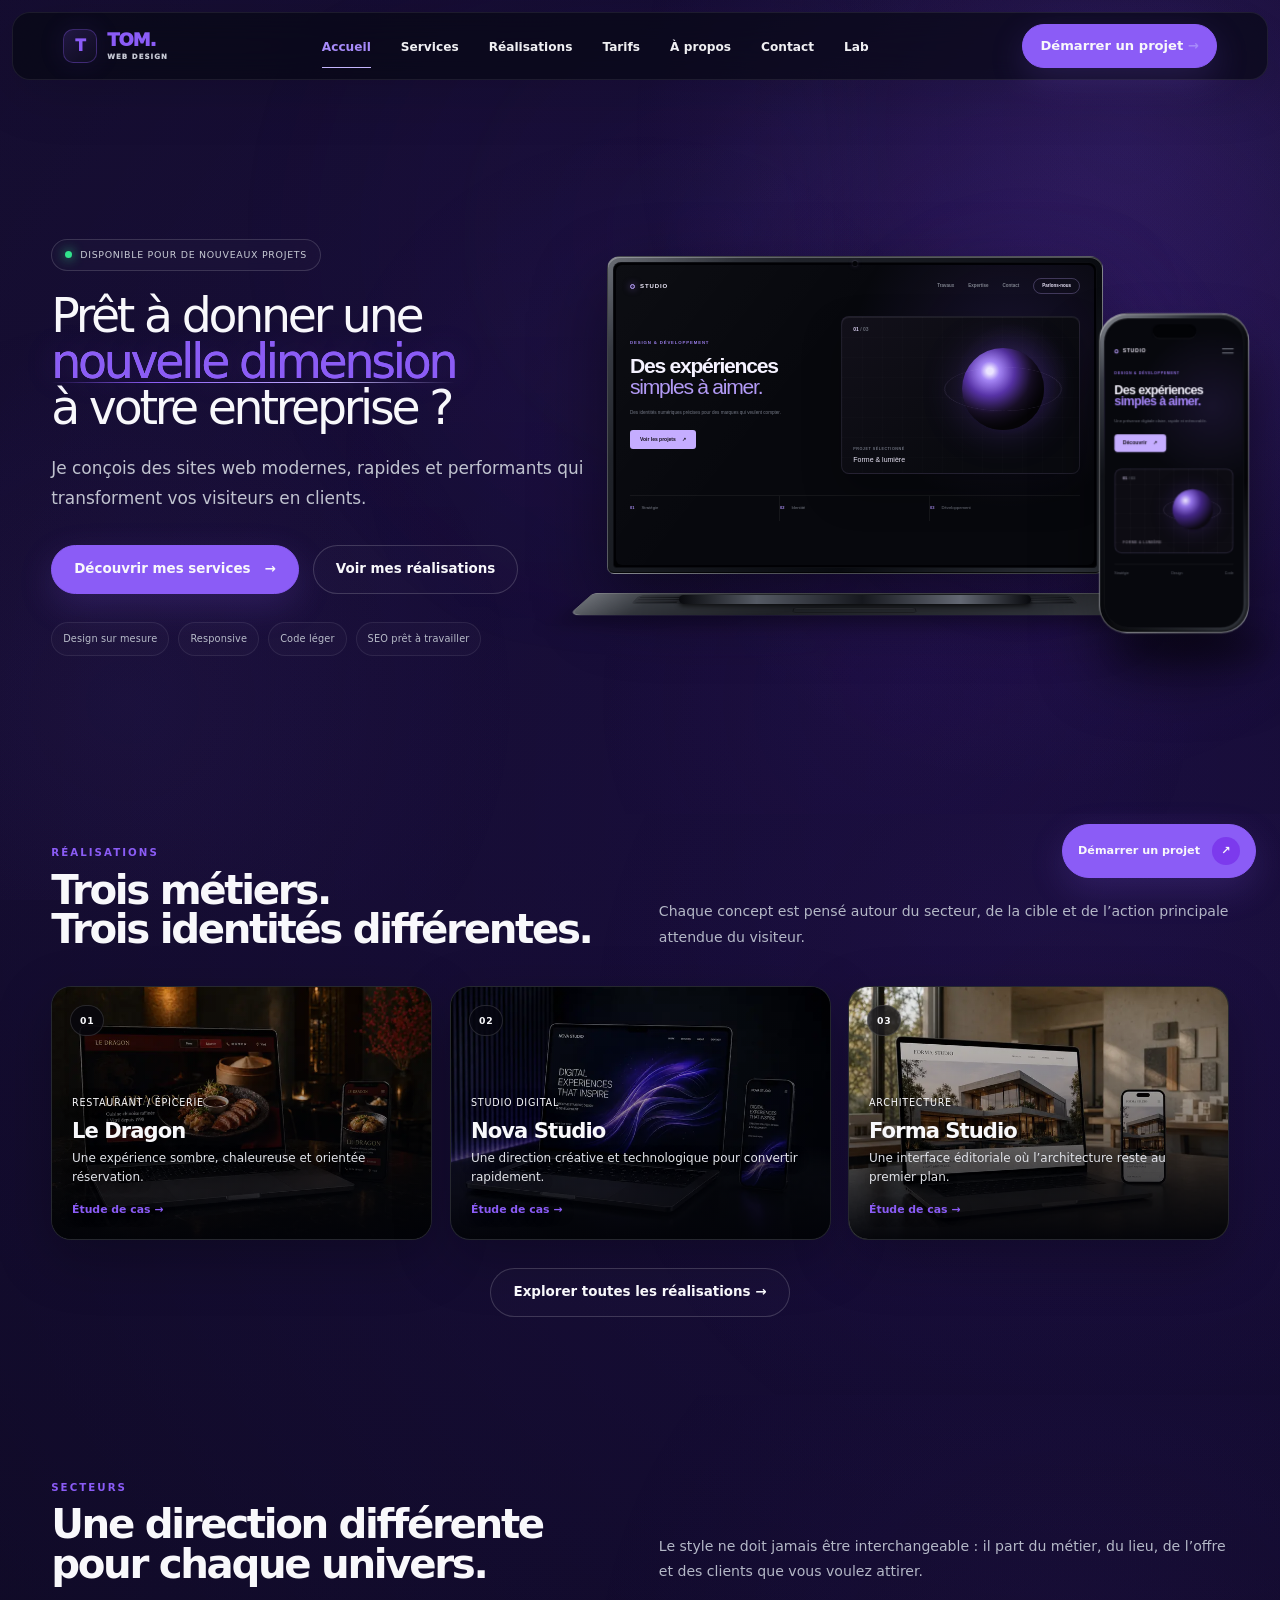
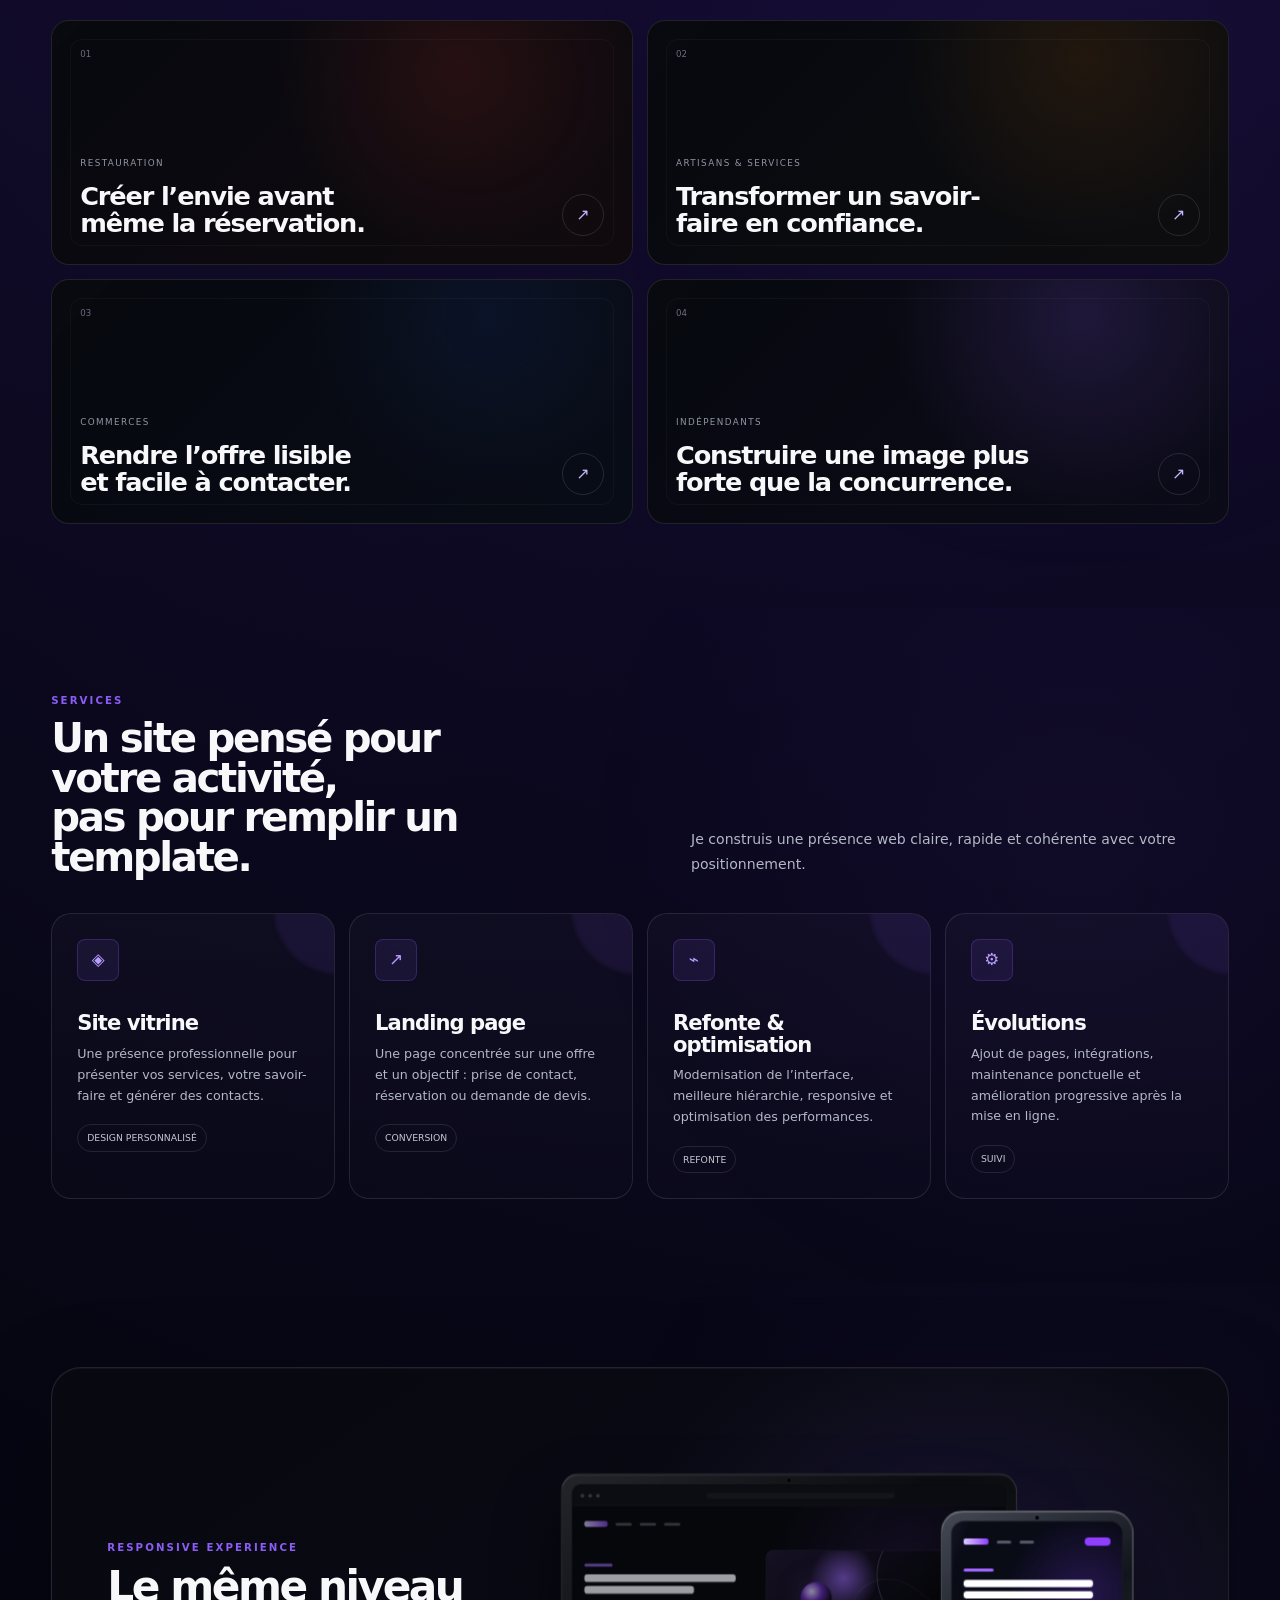
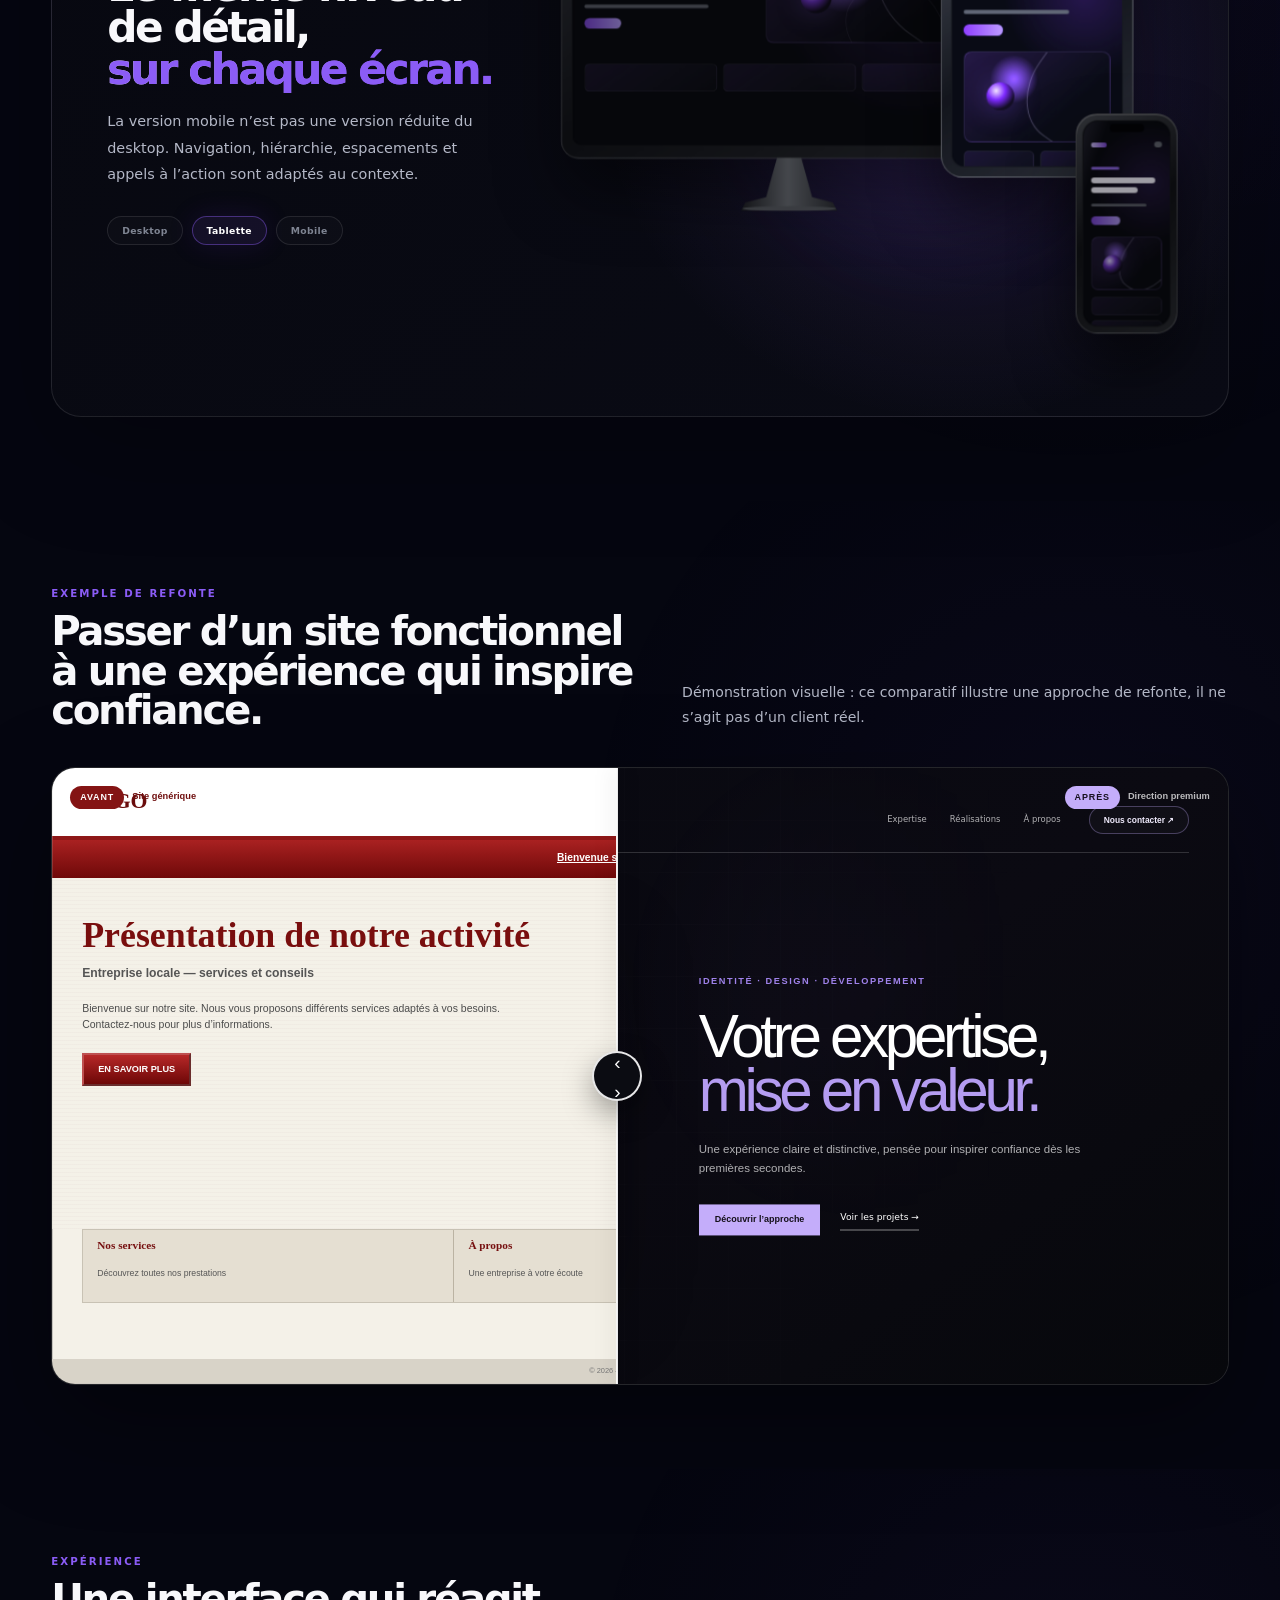
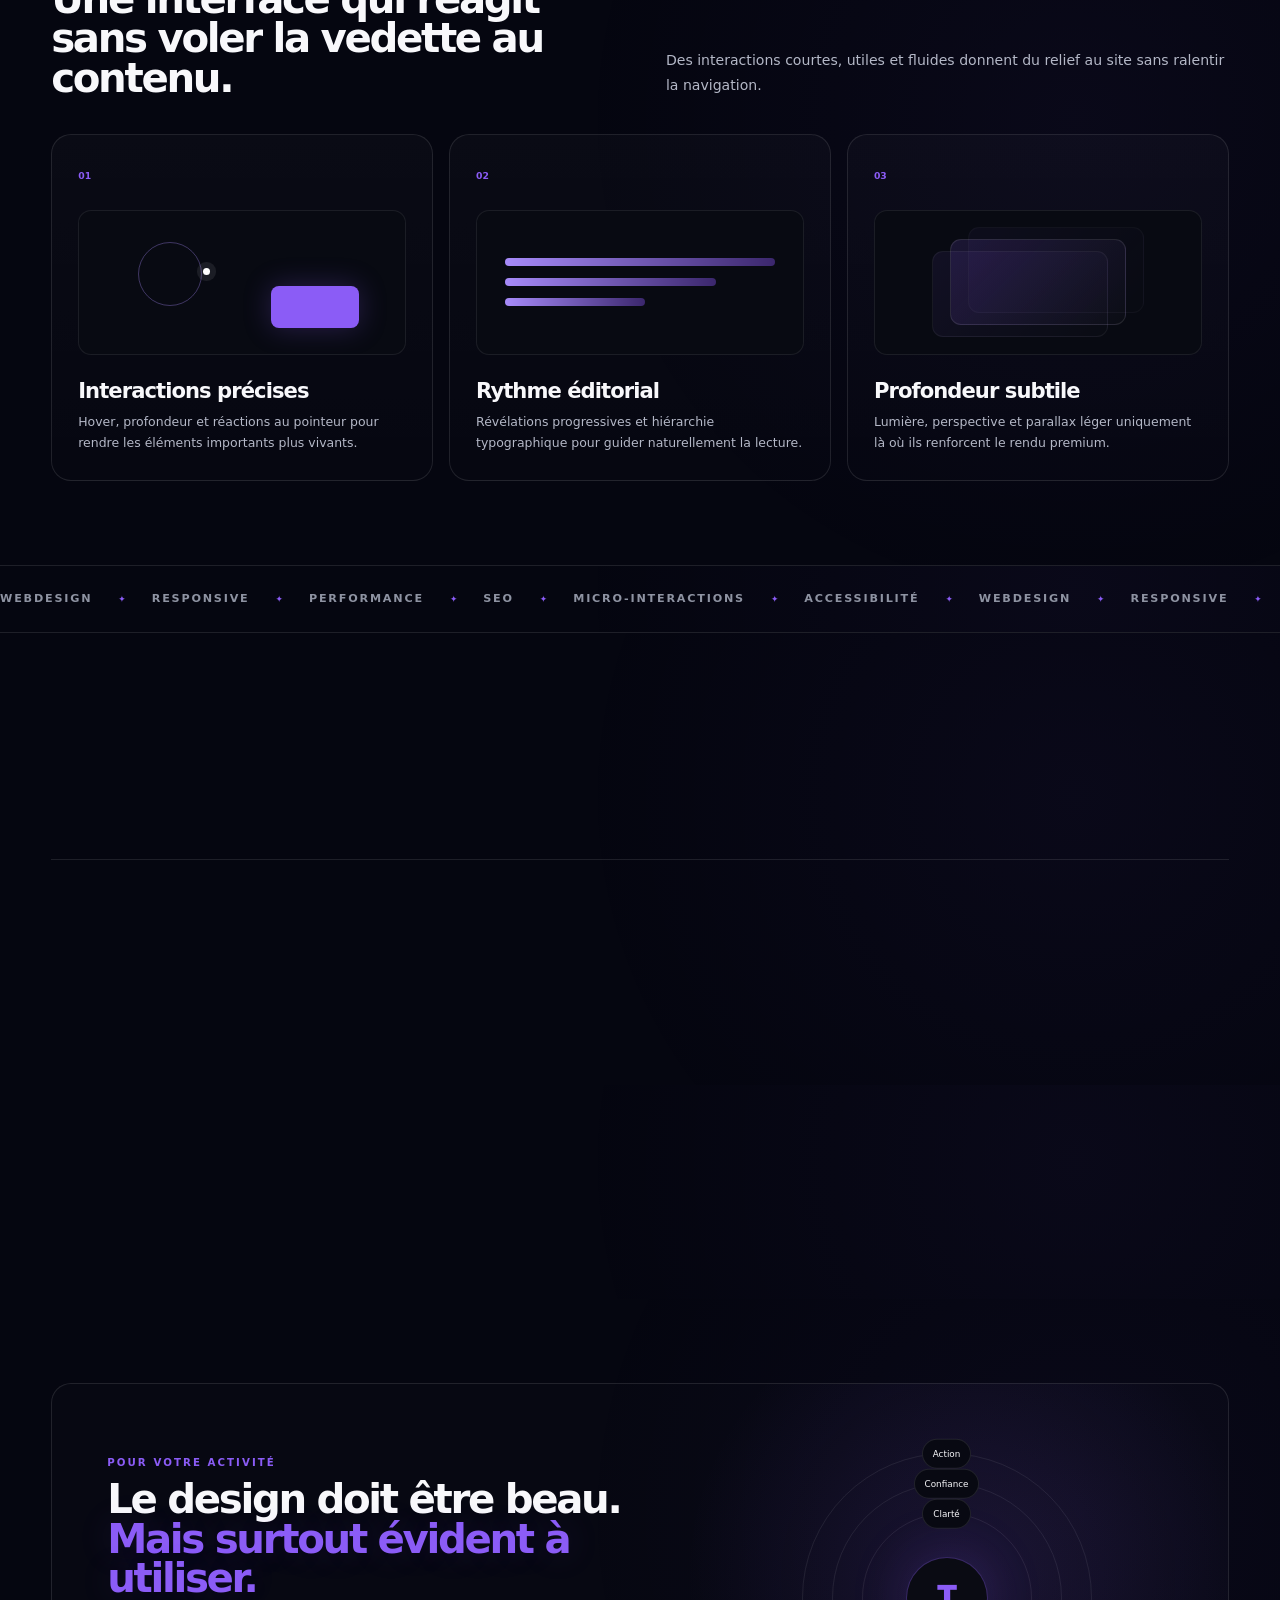
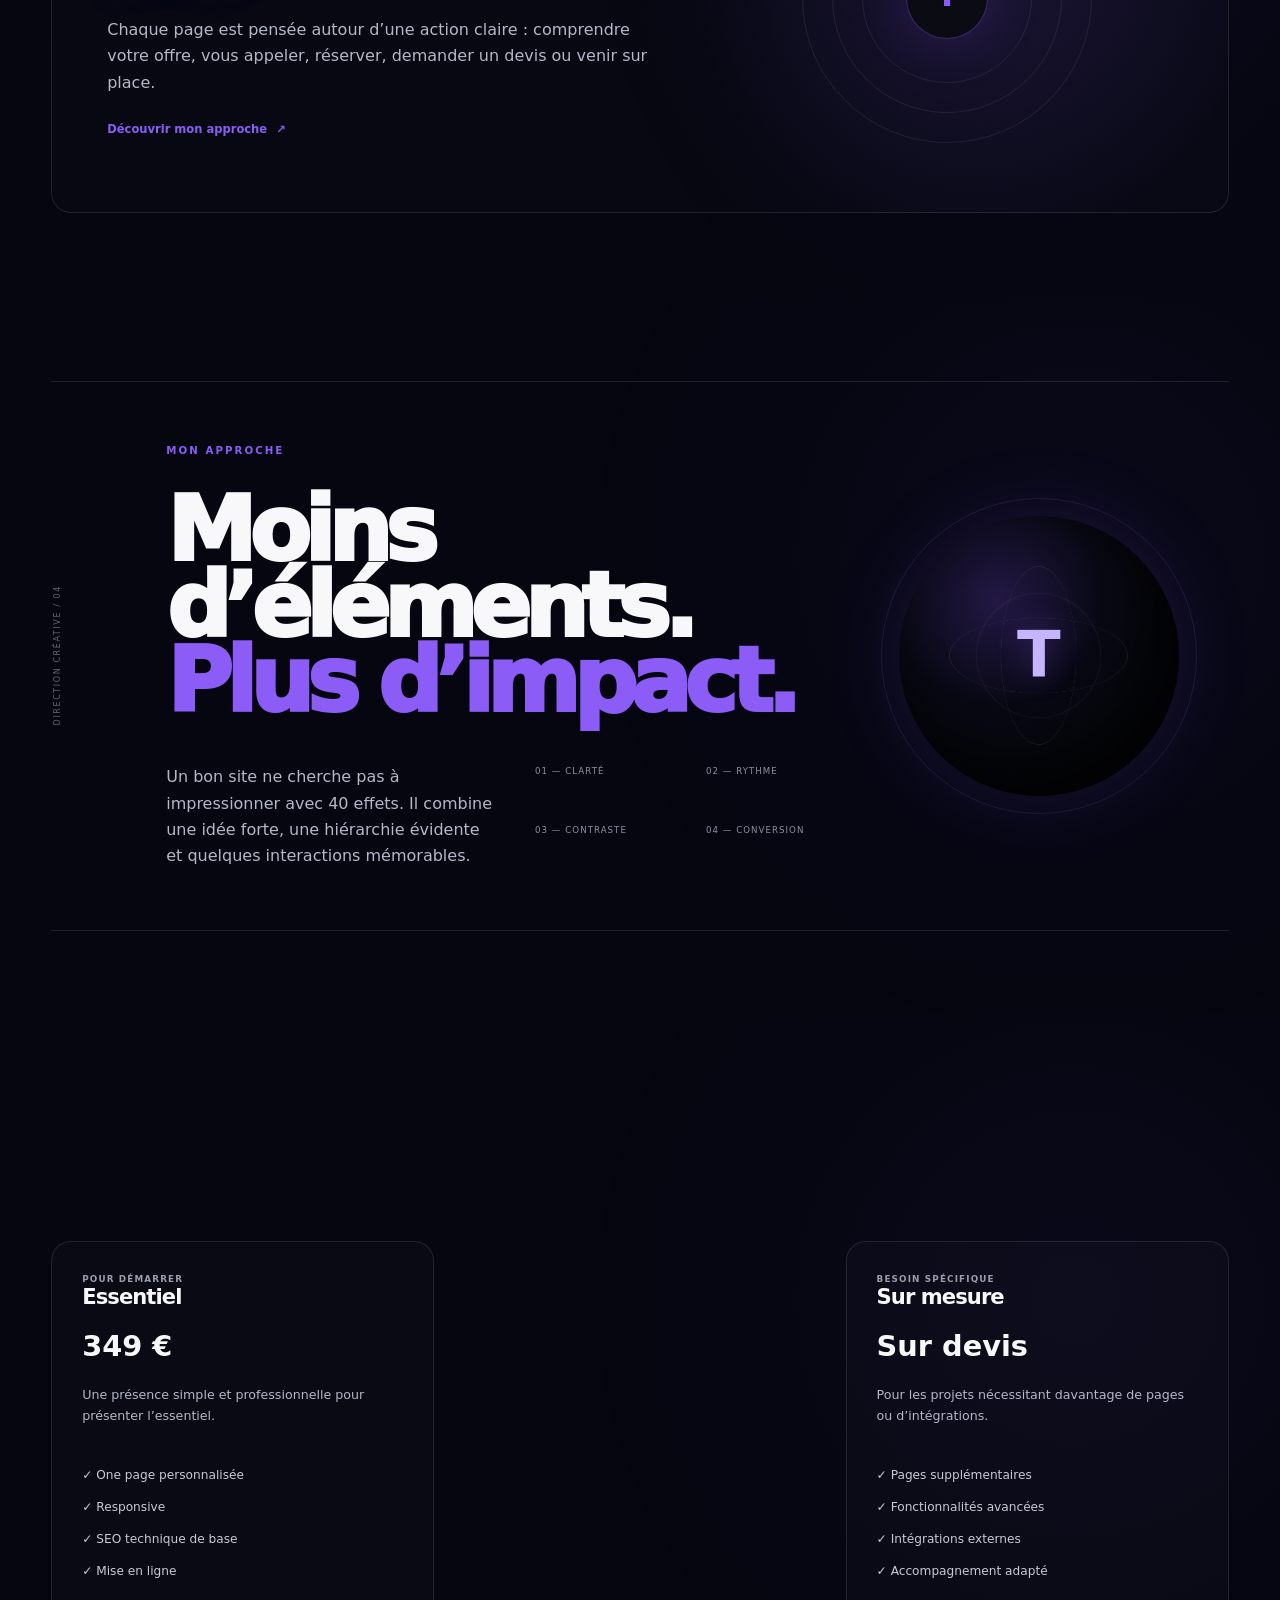
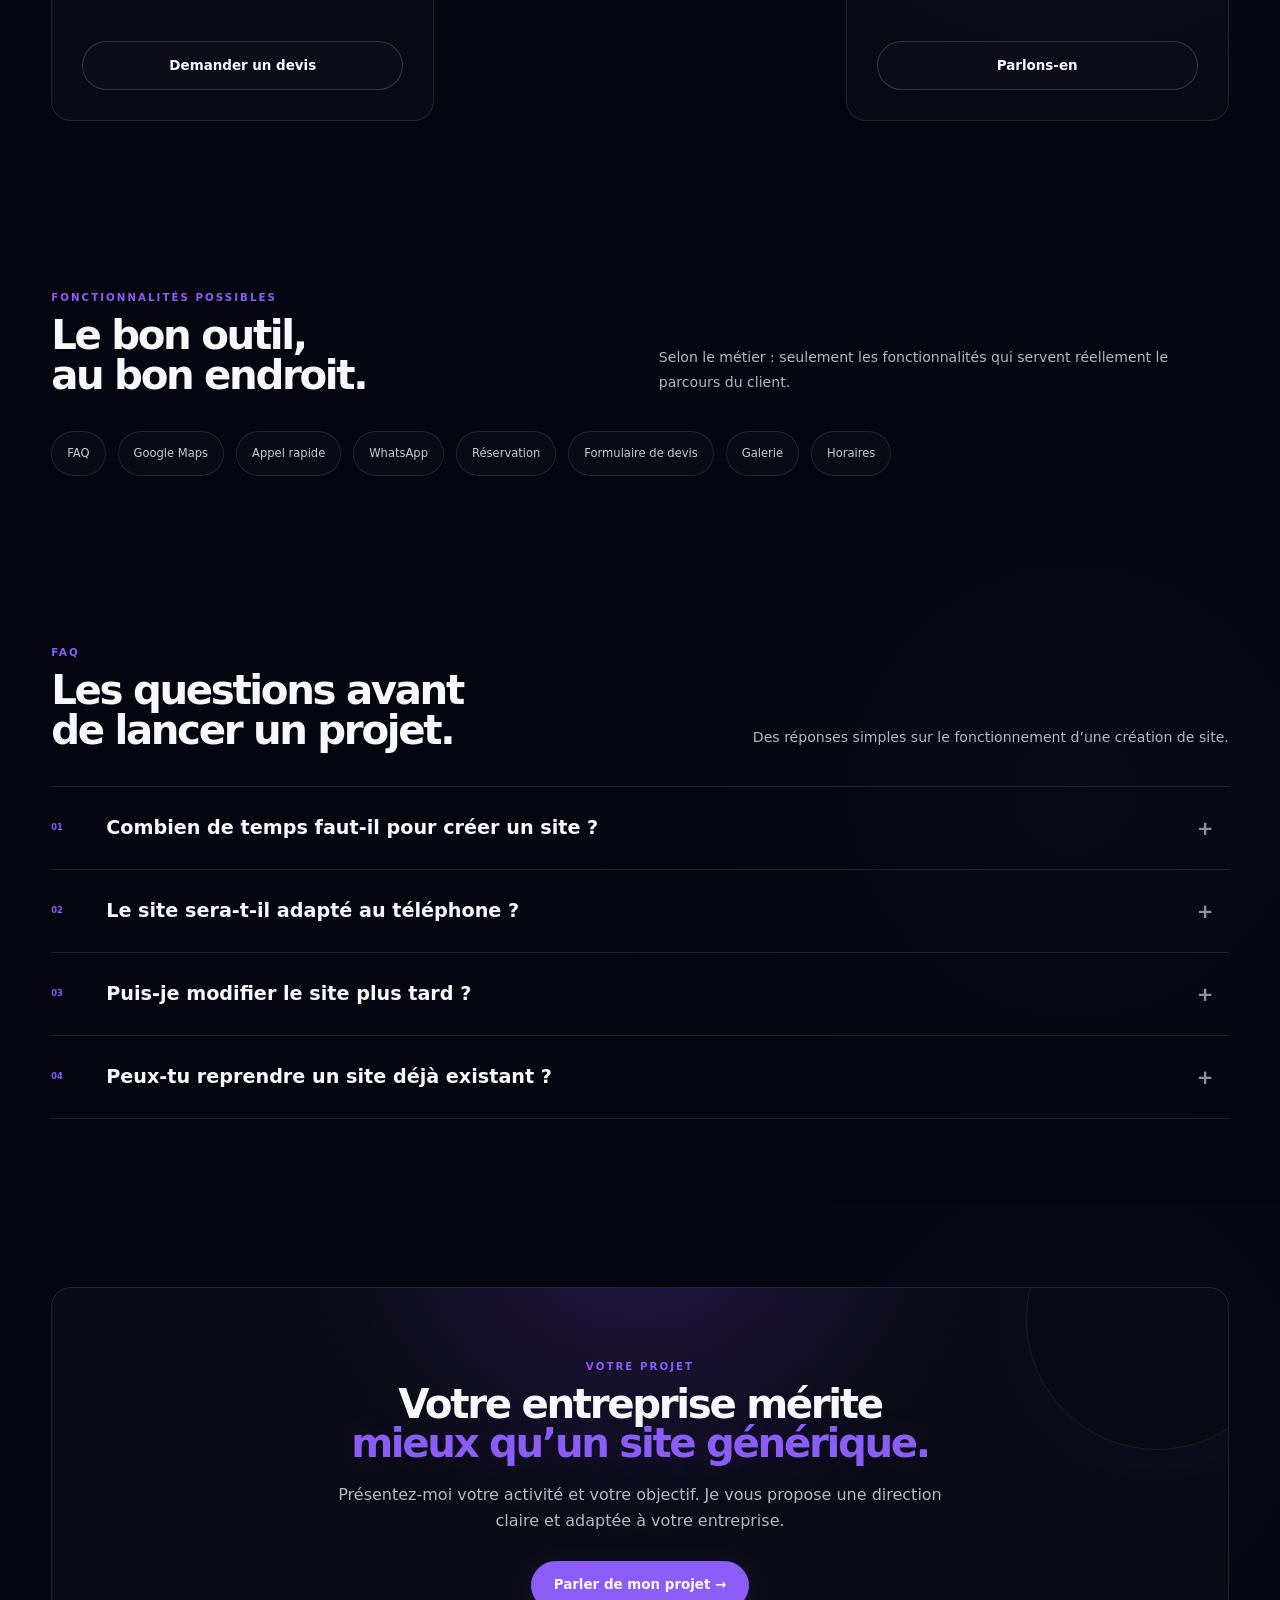
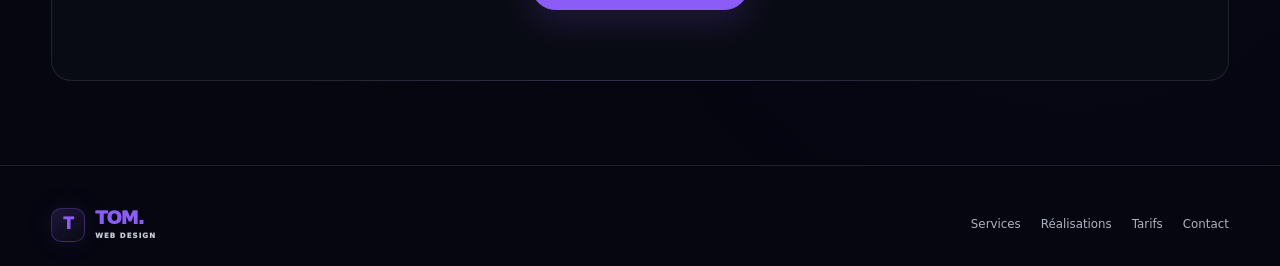
<file: index.html>
<!doctype html><html lang="fr"><head>
<meta charset="utf-8"><meta name="viewport" content="width=device-width,initial-scale=1">
<meta name="robots" content="index,follow,max-image-preview:large"><meta name="referrer" content="strict-origin-when-cross-origin"><meta name="color-scheme" content="dark">
<meta http-equiv="Content-Security-Policy" content="default-src 'self'; img-src 'self' data:; style-src 'self' 'unsafe-inline'; script-src 'self'; object-src 'none'; base-uri 'self'; form-action 'self'">
<meta name="description" content="Webdesigner freelance : création de sites web modernes, rapides et sur mesure pour petites entreprises, commerces, restaurants et indépendants."><meta name="theme-color" content="#050610">
<title>Tom Webdesign — Création de sites web premium</title>
<link rel="stylesheet" href="css/style.css">
<script defer src="js/script.js"></script>
</head><body class="home-page">
<header class="header"><div class="container navbar">
<a class="logo" href="index.html"><span class="brand-symbol">T</span><span class="brand-word">TOM<span>.</span><small>WEB DESIGN</small></span></a>
<nav class="desktop-nav"><a class="active" aria-current="page" href="index.html">Accueil</a><a href="services.html">Services</a><a href="projets.html">Réalisations</a><a href="tarifs.html">Tarifs</a><a href="a-propos.html">À propos</a><a href="contact.html">Contact</a><a href="lab.html">Lab</a></nav>
<a class="nav-cta" href="contact.html">Démarrer un projet <span>→</span></a>
<button class="menu-btn" aria-label="Ouvrir le menu" aria-expanded="false" aria-controls="navigation-mobile">☰</button>
</div><nav class="mobile-nav" id="navigation-mobile"><a aria-current="page" href="index.html">Accueil</a><a href="services.html">Services</a><a href="projets.html">Réalisations</a><a href="tarifs.html">Tarifs</a><a href="a-propos.html">À propos</a><a href="contact.html">Contact</a><a href="lab.html">Lab</a></nav></header>
<main>
<section class="hero cinematic-hero" data-accent="violet">
<div class="container hero-grid">
<div class="reveal hero-copy">
<div class="badge"><i></i> DISPONIBLE POUR DE NOUVEAUX PROJETS</div>
<h1 class="hero-title-cinematic"><span class="hero-line">Prêt à donner une</span> <span class="hero-line accent">nouvelle dimension</span> <span class="hero-line">à votre entreprise ?</span></h1>
<p class="lead">Je conçois des sites web modernes, rapides et performants qui transforment vos visiteurs en clients.</p>
<div class="actions"><a class="btn primary magnetic" href="services.html">Découvrir mes services <span>→</span></a><a class="btn secondary" href="projets.html">Voir mes réalisations</a></div>
<div class="hero-proof"><span>Design sur mesure</span><span>Responsive</span><span>Code léger</span><span>SEO prêt à travailler</span></div>
</div>
<div class="hero-showcase hero-realistic-stage hero-device-theatre" aria-label="Animation d’un ordinateur portable qui s’ouvre et d’un smartphone qui s’allume">
  <div class="hero-laptop" aria-hidden="true">
    <div class="hero-laptop-lid">
      <div class="hero-laptop-bezel">
        <div class="hero-web-screen">
          <div class="hero-screen-nav"><b><i></i>STUDIO</b><span>Travaux</span><span>Expertise</span><span>Contact</span><em>Parlons-nous</em></div>
          <div class="hero-screen-layout">
            <div class="hero-screen-copy">
              <small>DESIGN & DÉVELOPPEMENT</small>
              <strong>Des expériences</strong>
              <strong class="violet">simples à aimer.</strong>
              <p>Des identités numériques précises pour des marques qui veulent compter.</p>
              <button tabindex="-1">Voir les projets <i>↗</i></button>
            </div>
            <div class="hero-screen-art">
              <div class="hero-art-grid"></div>
              <div class="hero-art-index">01 <span>/ 03</span></div>
              <div class="hero-art-orb"><i></i></div>
              <div class="hero-art-note"><small>PROJET SÉLECTIONNÉ</small><strong>Forme & lumière</strong></div>
            </div>
          </div>
          <div class="hero-screen-grid"><i><b>01</b>Stratégie</i><i><b>02</b>Identité</i><i><b>03</b>Développement</i></div>
        </div>
        <div class="hero-laptop-boot"><span></span></div>
        <div class="hero-screen-shine"></div>
      </div>
    </div>
    <div class="hero-laptop-hinge"></div>
    <div class="hero-laptop-base">
      <div class="hero-keyboard">
        <span></span><span></span><span></span><span></span><span></span><span></span><span></span><span></span><span></span><span></span>
        <span></span><span></span><span></span><span></span><span></span><span></span><span></span><span></span><span></span><span></span>
        <span></span><span></span><span></span><span></span><span></span><span></span><span></span><span></span><span></span><span></span>
      </div>
      <div class="hero-trackpad"></div>
    </div>
    <div class="hero-laptop-lip"></div>
  </div>
  <div class="hero-phone" aria-hidden="true">
    <div class="hero-phone-frame">
      <div class="hero-phone-island"></div>
      <div class="hero-phone-screen">
        <div class="phone-ui-nav"><b><i></i>STUDIO</b><em><span></span><span></span></em></div>
        <small>DESIGN & DÉVELOPPEMENT</small>
        <strong>Des expériences<br><em>simples à aimer.</em></strong>
        <p>Une présence digitale claire, rapide et mémorable.</p>
        <button tabindex="-1">Découvrir <i>↗</i></button>
        <div class="phone-ui-art">
          <div class="phone-art-index">01 <span>/ 03</span></div>
          <i></i><b></b>
          <small>FORME & LUMIÈRE</small>
        </div>
        <div class="phone-ui-foot"><span>Stratégie</span><span>Design</span><span>Code</span></div>
      </div>
      <div class="hero-phone-boot"><div class="boot-mark">T.</div><span></span></div>
      <div class="hero-phone-glass"></div>
    </div>
  </div>
  <span class="hero-device-shadow laptop-shadow" aria-hidden="true"></span>
  <span class="hero-device-shadow phone-shadow" aria-hidden="true"></span>
</div>
</div></section>

<section class="section-tight" data-accent="warm"><div class="container">
<div class="section-head-row reveal"><div><span class="eyebrow">RÉALISATIONS</span><h2>Trois métiers.<br>Trois identités différentes.</h2></div><p>Chaque concept est pensé autour du secteur, de la cible et de l’action principale attendue du visiteur.</p></div>
<div class="projects-grid premium-projects">
<a class="project-card reveal" href="projets/restaurant.html"><img src="images/le-dragon-card.webp" width="720" height="480" loading="lazy" decoding="async" alt="Aperçu photoréaliste du concept de site Le Dragon"><div class="project-overlay"><span class="project-index">01</span><span class="project-open">Voir le projet ↗</span></div><div class="project-copy"><small>RESTAURANT / ÉPICERIE</small><h3>Le Dragon</h3><p>Une expérience sombre, chaleureuse et orientée réservation.</p><span class="link">Étude de cas →</span></div></a>
<a class="project-card reveal" href="projets/studio-digital.html"><img src="images/nova-studio-card.webp" width="720" height="480" loading="lazy" decoding="async" alt="Aperçu photoréaliste du concept de site Nova Studio"><div class="project-overlay"><span class="project-index">02</span><span class="project-open">Voir le projet ↗</span></div><div class="project-copy"><small>STUDIO DIGITAL</small><h3>Nova Studio</h3><p>Une direction créative et technologique pour convertir rapidement.</p><span class="link">Étude de cas →</span></div></a>
<a class="project-card reveal" href="projets/architecture.html"><img src="images/forma-studio-card.webp" width="720" height="480" loading="lazy" decoding="async" alt="Aperçu photoréaliste du concept de site Forma Studio"><div class="project-overlay"><span class="project-index">03</span><span class="project-open">Voir le projet ↗</span></div><div class="project-copy"><small>ARCHITECTURE</small><h3>Forma Studio</h3><p>Une interface éditoriale où l’architecture reste au premier plan.</p><span class="link">Étude de cas →</span></div></a>
</div><div class="center-action reveal"><a class="btn secondary" href="projets.html">Explorer toutes les réalisations →</a></div></div></section>


<section class="section sector-section" data-accent="blue">
  <div class="container">
    <div class="section-head-row reveal">
      <div><span class="eyebrow">SECTEURS</span><h2>Une direction différente<br>pour chaque univers.</h2></div>
      <p>Le style ne doit jamais être interchangeable : il part du métier, du lieu, de l’offre et des clients que vous voulez attirer.</p>
    </div>
    <div class="sector-grid">
      <article class="sector-card sector-food reveal"><span class="sector-num">01</span><div><small>RESTAURATION</small><h3>Créer l’envie avant même la réservation.</h3></div><i>↗</i></article>
      <article class="sector-card sector-craft reveal"><span class="sector-num">02</span><div><small>ARTISANS & SERVICES</small><h3>Transformer un savoir-faire en confiance.</h3></div><i>↗</i></article>
      <article class="sector-card sector-shop reveal"><span class="sector-num">03</span><div><small>COMMERCES</small><h3>Rendre l’offre lisible et facile à contacter.</h3></div><i>↗</i></article>
      <article class="sector-card sector-studio reveal"><span class="sector-num">04</span><div><small>INDÉPENDANTS</small><h3>Construire une image plus forte que la concurrence.</h3></div><i>↗</i></article>
    </div>
  </div>
</section>

<section class="section" data-accent="blue"><div class="container">
<div class="section-head-row reveal"><div><span class="eyebrow">SERVICES</span><h2>Un site pensé pour votre activité,<br>pas pour remplir un template.</h2></div><p>Je construis une présence web claire, rapide et cohérente avec votre positionnement.</p></div>
<div class="services-grid">
<article class="service reveal"><div class="icon">◈</div><h3>Site vitrine</h3><p>Une présence professionnelle pour présenter vos services, votre savoir-faire et générer des contacts.</p><span class="tag">DESIGN PERSONNALISÉ</span></article>
<article class="service reveal"><div class="icon">↗</div><h3>Landing page</h3><p>Une page concentrée sur une offre et un objectif : prise de contact, réservation ou demande de devis.</p><span class="tag">CONVERSION</span></article>
<article class="service reveal"><div class="icon">⌁</div><h3>Refonte & optimisation</h3><p>Modernisation de l’interface, meilleure hiérarchie, responsive et optimisation des performances.</p><span class="tag">REFONTE</span></article>
<article class="service reveal"><div class="icon">⚙</div><h3>Évolutions</h3><p>Ajout de pages, intégrations, maintenance ponctuelle et amélioration progressive après la mise en ligne.</p><span class="tag">SUIVI</span></article>
</div></div></section>


<section class="section device-lab-section" data-accent="cyan">
  <div class="container">
    <div class="device-lab reveal">
      <div class="device-copy">
        <span class="eyebrow">RESPONSIVE EXPERIENCE</span>
        <h2>Le même niveau de détail,<br><span class="accent">sur chaque écran.</span></h2>
        <p>La version mobile n’est pas une version réduite du desktop. Navigation, hiérarchie, espacements et appels à l’action sont adaptés au contexte.</p>
        <div class="device-tabs" aria-label="Choisir un aperçu responsive">
          <button class="active" type="button" data-device="desktop" aria-pressed="true">Desktop</button>
          <button type="button" data-device="tablet" aria-pressed="false">Tablette</button>
          <button type="button" data-device="mobile" aria-pressed="false">Mobile</button>
        </div>
      </div>
      <div class="device-stage" data-active-device="desktop" aria-label="Démonstration animée du même site sur ordinateur, tablette et mobile">
        <div class="device-orbit-glow"></div>
        <div class="responsive-device desktop-device" data-device-panel="desktop">
          <div class="desktop-frame">
            <div class="device-camera"></div>
            <div class="site-screen">
              <div class="screen-browser"><i></i><i></i><i></i><span></span></div>
              <div class="screen-site desktop-site">
                <div class="screen-nav"><b></b><span></span><span></span><span></span><em></em></div>
                <div class="screen-hero">
                  <div class="screen-hero-copy"><small></small><strong></strong><strong class="short"></strong><p></p><i></i></div>
                  <div class="screen-art"><span></span><span></span><b></b></div>
                </div>
                <div class="screen-cards"><i></i><i></i><i></i></div>
              </div>
            </div>
          </div>
          <div class="desktop-stand"><i></i></div>
        </div>
        <div class="responsive-device tablet-device" data-device-panel="tablet">
          <div class="tablet-frame">
            <div class="device-camera"></div>
            <div class="site-screen tablet-screen">
              <div class="screen-site tablet-site">
                <div class="screen-nav"><b></b><span></span><span></span><em></em></div>
                <div class="tablet-hero"><small></small><strong></strong><strong></strong><p></p><i></i></div>
                <div class="tablet-art"><span></span><b></b></div>
                <div class="tablet-cards"><i></i><i></i></div>
              </div>
            </div>
          </div>
        </div>
        <div class="responsive-device mobile-device" data-device-panel="mobile">
          <div class="mobile-frame">
            <div class="mobile-speaker"></div>
            <div class="site-screen mobile-screen">
              <div class="screen-site mobile-site">
                <div class="screen-nav"><b></b><em></em></div>
                <div class="mobile-hero"><small></small><strong></strong><strong></strong><p></p><i></i></div>
                <div class="mobile-art"><span></span><b></b></div>
                <div class="mobile-content"><i></i><i></i></div>
              </div>
            </div>
          </div>
        </div>
      </div>
    </div>
  </div>
</section>

<section class="section" data-accent="cyan"><div class="container">
<div class="section-head-row reveal"><div><span class="eyebrow">EXEMPLE DE REFONTE</span><h2>Passer d’un site fonctionnel<br>à une expérience qui inspire confiance.</h2></div><p>Démonstration visuelle : ce comparatif illustre une approche de refonte, il ne s’agit pas d’un client réel.</p></div>
<div class="before-after reveal" data-compare style="--compare:48%">
  <div class="compare-caption compare-caption-before"><span>AVANT</span><small>Site générique</small></div>
  <div class="compare-caption compare-caption-after"><span>APRÈS</span><small>Direction premium</small></div>
  <div class="compare-site compare-premium" aria-hidden="true">
    <div class="premium-shade"></div>
    <div class="premium-nav"><b><i></i>STUDIO</b><div><span>Expertise</span><span>Réalisations</span><span>À propos</span></div><em>Nous contacter ↗</em></div>
    <div class="premium-visual" aria-hidden="true">
      <div class="premium-visual-grid"></div>
      <div class="premium-visual-orb"><i></i><i></i><b></b></div>
      <span class="premium-visual-index">01 / 03</span>
      <small>APPROCHE SUR MESURE</small>
    </div>
    <div class="premium-copy"><small>IDENTITÉ · DESIGN · DÉVELOPPEMENT</small><strong>Votre expertise,<br><em>mise en valeur.</em></strong><p>Une expérience claire et distinctive, pensée pour inspirer confiance dès les premières secondes.</p><div><i>Découvrir l’approche</i><span>Voir les projets →</span></div></div>
    <div class="premium-foot"><span>CLARTÉ</span><span>RESPONSIVE</span><span>CONVERSION</span></div>
  </div>
  <div class="compare-site compare-legacy" aria-hidden="true">
    <div class="legacy-top"><b>LOGO</b><span>ACCUEIL &nbsp; | &nbsp; NOS SERVICES &nbsp; | &nbsp; CONTACT</span></div>
    <div class="legacy-banner">Bienvenue sur notre site internet !</div>
    <div class="legacy-main">
      <div class="legacy-text"><strong>Présentation de notre activité</strong><small>Entreprise locale — services et conseils</small><p>Bienvenue sur notre site. Nous vous proposons différents services adaptés à vos besoins. Contactez-nous pour plus d’informations.</p><button tabindex="-1">EN SAVOIR PLUS</button></div>
      <div class="legacy-stock"><span>IMAGE</span><i></i><b></b></div>
    </div>
    <div class="legacy-columns"><div><b>Nos services</b><span>Découvrez toutes nos prestations</span></div><div><b>À propos</b><span>Une entreprise à votre écoute</span></div><div><b>Nous contacter</b><span>Formulaire et coordonnées</span></div></div>
    <div class="legacy-footer">© 2026 — Tous droits réservés</div>
  </div>
  <input class="compare-range" type="range" min="12" max="88" value="48" aria-label="Faire glisser pour comparer le site avant et après">
  <div class="compare-divider" aria-hidden="true"><span><i>‹</i><i>›</i></span></div>
</div></div></section>


<section class="section experience-section" data-accent="blue"><div class="container"><div class="section-head-row reveal"><div><span class="eyebrow">EXPÉRIENCE</span><h2>Une interface qui réagit<br>sans voler la vedette au contenu.</h2></div><p>Des interactions courtes, utiles et fluides donnent du relief au site sans ralentir la navigation.</p></div><div class="experience-grid"><article class="experience-card reveal"><span class="experience-no">01</span><div class="experience-demo demo-cursor"><i></i><b></b></div><h3>Interactions précises</h3><p>Hover, profondeur et réactions au pointeur pour rendre les éléments importants plus vivants.</p></article><article class="experience-card reveal"><span class="experience-no">02</span><div class="experience-demo demo-type"><i></i><i></i><i></i></div><h3>Rythme éditorial</h3><p>Révélations progressives et hiérarchie typographique pour guider naturellement la lecture.</p></article><article class="experience-card reveal"><span class="experience-no">03</span><div class="experience-demo demo-depth"><i></i><i></i><i></i></div><h3>Profondeur subtile</h3><p>Lumière, perspective et parallax léger uniquement là où ils renforcent le rendu premium.</p></article></div></div></section>
<section class="section marquee-section" data-accent="violet" aria-label="Expertises"><div class="marquee-track"><span>WEBDESIGN</span><i>✦</i><span>RESPONSIVE</span><i>✦</i><span>PERFORMANCE</span><i>✦</i><span>SEO</span><i>✦</i><span>MICRO-INTERACTIONS</span><i>✦</i><span>ACCESSIBILITÉ</span><i>✦</i><span aria-hidden="true">WEBDESIGN</span><i aria-hidden="true">✦</i><span aria-hidden="true">RESPONSIVE</span><i aria-hidden="true">✦</i><span aria-hidden="true">PERFORMANCE</span><i aria-hidden="true">✦</i><span aria-hidden="true">SEO</span><i aria-hidden="true">✦</i><span aria-hidden="true">MICRO-INTERACTIONS</span><i aria-hidden="true">✦</i><span aria-hidden="true">ACCESSIBILITÉ</span><i aria-hidden="true">✦</i></div></section>
<section class="section" data-accent="cyan"><div class="container">
<div class="section-head-row reveal"><div><span class="eyebrow">MÉTHODE</span><h2>Un processus simple,<br>du premier échange à la mise en ligne.</h2></div></div>
<div class="process-grid process-line">
<div class="process-card reveal"><span>01</span><h3>Découverte</h3><p>Votre activité, votre cible, vos priorités et l’action principale attendue.</p></div>
<div class="process-card reveal"><span>02</span><h3>Direction visuelle</h3><p>Une identité et une composition adaptées à votre univers, avant de développer.</p></div>
<div class="process-card reveal"><span>03</span><h3>Développement</h3><p>Intégration responsive, micro-animations et optimisation du chargement.</p></div>
<div class="process-card reveal"><span>04</span><h3>Mise en ligne</h3><p>Domaine, HTTPS, vérifications finales et publication du site.</p></div>
</div></div></section>

<section class="section-tight" data-accent="green"><div class="container"><div class="trust-strip reveal">
<div class="trust-item"><strong>Responsive</strong><span>Mobile • tablette • desktop</span></div>
<div class="trust-item"><strong>Code léger</strong><span>Sans dépendances inutiles</span></div>
<div class="trust-item"><strong>HTTPS</strong><span>À configurer avant livraison</span></div>
<div class="trust-item"><strong>SEO</strong><span>Structure propre dès la base</span></div>
</div></div></section>


<section class="section" data-accent="blue"><div class="container value-stage reveal"><div class="value-copy"><span class="eyebrow">POUR VOTRE ACTIVITÉ</span><h2>Le design doit être beau.<br><span class="accent">Mais surtout évident à utiliser.</span></h2><p>Chaque page est pensée autour d’une action claire : comprendre votre offre, vous appeler, réserver, demander un devis ou venir sur place.</p><a class="text-link" href="services.html">Découvrir mon approche <span>↗</span></a></div><div class="value-orbit" aria-hidden="true"><div class="orbit-core"><span>T</span></div><div class="orbit orbit-a"><i>Clarté</i></div><div class="orbit orbit-b"><i>Confiance</i></div><div class="orbit orbit-c"><i>Action</i></div></div></div></section>

<section class="section manifesto-section" data-accent="violet">
  <div class="container manifesto reveal">
    <span class="manifesto-side">DIRECTION CRÉATIVE / 04</span>
    <div class="manifesto-main">
      <span class="eyebrow">MON APPROCHE</span>
      <p class="manifesto-big">Moins d’éléments.<br><span>Plus d’impact.</span></p>
      <div class="manifesto-bottom">
        <p>Un bon site ne cherche pas à impressionner avec 40 effets. Il combine une idée forte, une hiérarchie évidente et quelques interactions mémorables.</p>
        <div class="manifesto-points"><span>01 — CLARTÉ</span><span>02 — RYTHME</span><span>03 — CONTRASTE</span><span>04 — CONVERSION</span></div>
      </div>
    </div>
    <div class="manifesto-sphere" aria-hidden="true"><i></i><i></i><i></i><b>T</b></div>
  </div>
</section>

<section class="section" data-accent="green"><div class="container">
<div class="section-head-row reveal"><div><span class="eyebrow">OFFRES</span><h2>Des tarifs lisibles,<br>avec un périmètre clair.</h2></div><p>Les montants restent indicatifs : un devis précise le contenu exact avant le démarrage.</p></div>
<div class="offers premium-offers">
<article class="offer reveal"><span class="offer-kicker">POUR DÉMARRER</span><h3>Essentiel</h3><div class="price">349 €</div><p>Une présence simple et professionnelle pour présenter l’essentiel.</p><ul><li>✓ One page personnalisée</li><li>✓ Responsive</li><li>✓ SEO technique de base</li><li>✓ Mise en ligne</li></ul><a class="btn secondary" href="contact.html">Demander un devis</a></article>
<article class="offer featured reveal"><div class="ribbon">LA PLUS CHOISIE</div><span class="offer-kicker">POUR UNE ENTREPRISE</span><h3>Professionnel</h3><div class="price">599 €</div><p>Une vraie vitrine pour présenter votre activité et transformer les visites en demandes.</p><ul><li>✓ Jusqu’à 5 pages</li><li>✓ Direction visuelle sur mesure</li><li>✓ Formulaire de contact</li><li>✓ Optimisation performance</li><li>✓ Mise en place HTTPS</li></ul><a class="btn primary magnetic" href="contact.html">Démarrer mon projet →</a></article>
<article class="offer reveal"><span class="offer-kicker">BESOIN SPÉCIFIQUE</span><h3>Sur mesure</h3><div class="price">Sur devis</div><p>Pour les projets nécessitant davantage de pages ou d’intégrations.</p><ul><li>✓ Pages supplémentaires</li><li>✓ Fonctionnalités avancées</li><li>✓ Intégrations externes</li><li>✓ Accompagnement adapté</li></ul><a class="btn secondary" href="contact.html">Parlons-en</a></article>
</div></div></section>

<section class="section"><div class="container">
<div class="section-head-row reveal"><div><span class="eyebrow">FONCTIONNALITÉS POSSIBLES</span><h2>Le bon outil,<br>au bon endroit.</h2></div><p>Selon le métier : seulement les fonctionnalités qui servent réellement le parcours du client.</p></div>
<div class="feature-chips reveal"><span>FAQ</span><span>Google Maps</span><span>Appel rapide</span><span>WhatsApp</span><span>Réservation</span><span>Formulaire de devis</span><span>Galerie</span><span>Horaires</span></div>
</div></section>


<section class="section faq-section" data-accent="blue">
  <div class="container">
    <div class="section-head-row reveal">
      <div><span class="eyebrow">FAQ</span><h2>Les questions avant<br>de lancer un projet.</h2></div>
      <p>Des réponses simples sur le fonctionnement d’une création de site.</p>
    </div>
    <div class="faq-list reveal">
      <details><summary><span>01</span>Combien de temps faut-il pour créer un site ?<i>+</i></summary><p>Le délai dépend du nombre de pages, des contenus à préparer et des fonctionnalités. Le planning est défini avant de commencer.</p></details>
      <details><summary><span>02</span>Le site sera-t-il adapté au téléphone ?<i>+</i></summary><p>Oui. L’interface est pensée pour desktop, tablette et mobile avec des ajustements spécifiques à chaque format.</p></details>
      <details><summary><span>03</span>Puis-je modifier le site plus tard ?<i>+</i></summary><p>Oui. Le site peut évoluer avec de nouvelles pages, de nouvelles fonctionnalités ou une maintenance ponctuelle selon le besoin.</p></details>
      <details><summary><span>04</span>Peux-tu reprendre un site déjà existant ?<i>+</i></summary><p>Oui. Une refonte peut conserver les éléments utiles tout en modernisant la structure, le responsive et la direction visuelle.</p></details>
    </div>
  </div>
</section>

<section class="section" data-accent="violet"><div class="container cta reveal"><span class="eyebrow">VOTRE PROJET</span><h2>Votre entreprise mérite<br><span class="accent">mieux qu’un site générique.</span></h2><p>Présentez-moi votre activité et votre objectif. Je vous propose une direction claire et adaptée à votre entreprise.</p><a class="btn primary magnetic" href="contact.html">Parler de mon projet →</a></div></section>
</main><footer><div class="container footer-row">
<a class="logo" href="index.html"><span class="brand-symbol">T</span><span class="brand-word">TOM<span>.</span><small>WEB DESIGN</small></span></a>
<div class="footer-links"><a href="services.html">Services</a><a href="projets.html">Réalisations</a><a href="tarifs.html">Tarifs</a><a href="contact.html">Contact</a></div>
</div></footer><a class="floating-cta" href="contact.html" aria-label="Démarrer un projet">Démarrer un projet <span>↗</span></a></body></html>
</file>
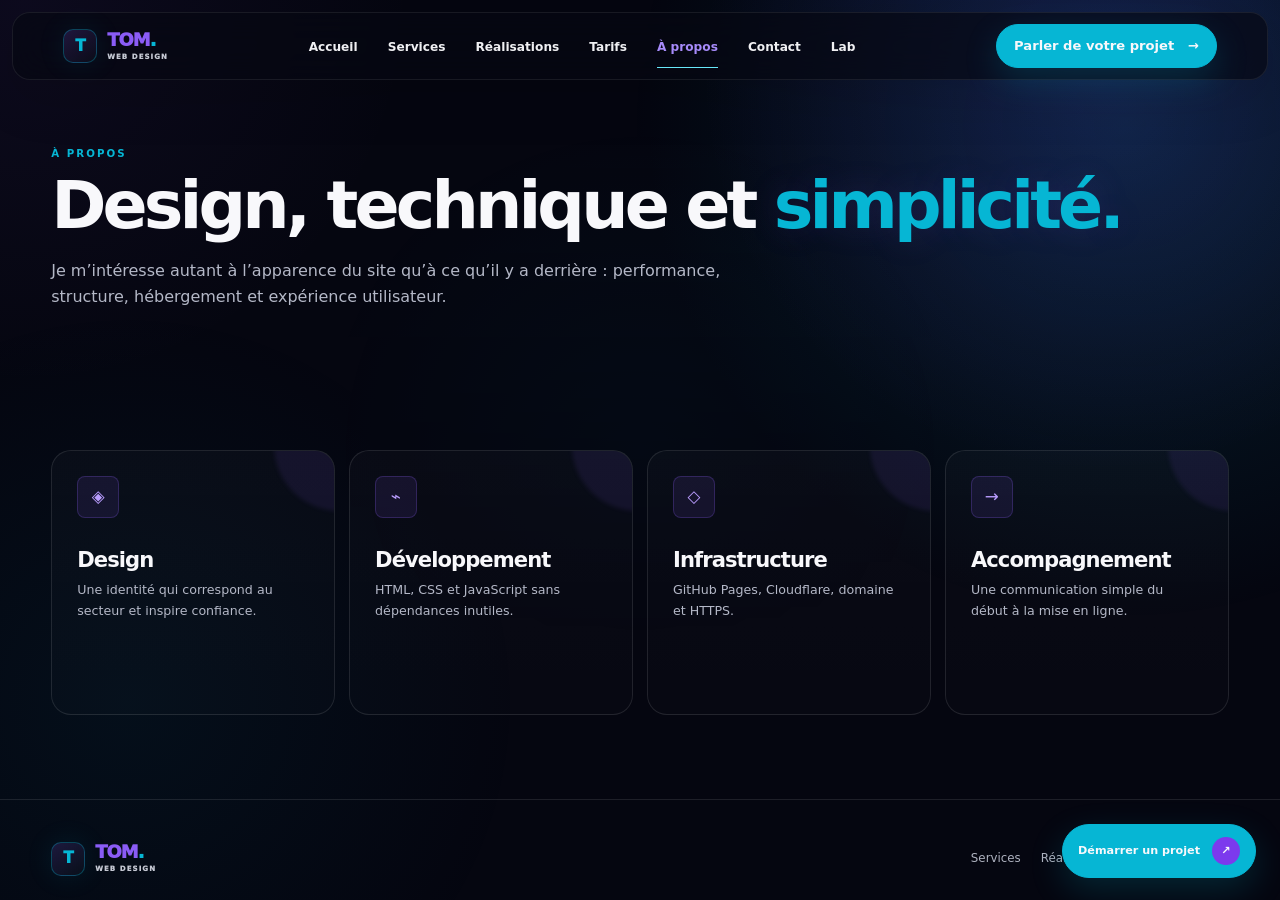
<file: a-propos.html>
<!doctype html><html lang="fr"><head>
<meta charset="utf-8"><meta name="viewport" content="width=device-width,initial-scale=1">
<meta name="robots" content="index,follow,max-image-preview:large"><meta name="referrer" content="strict-origin-when-cross-origin"><meta name="color-scheme" content="dark">
<meta http-equiv="Content-Security-Policy" content="default-src 'self'; img-src 'self' data:; style-src 'self' 'unsafe-inline'; script-src 'self'; object-src 'none'; base-uri 'self'; form-action 'self'">
<meta name="description" content="À propos de Tom Webdesign."><meta name="theme-color" content="#050610">
<title>À propos — Tom Webdesign</title>
<link rel="stylesheet" href="css/style.css">
<script defer src="js/script.js"></script>
</head><body><header class="header"><div class="container navbar">
<a class="logo" href="index.html"><span class="brand-symbol">T</span><span class="brand-word">TOM<span>.</span><small>WEB DESIGN</small></span></a>
<nav class="desktop-nav"><a class="" href="index.html">Accueil</a><a class="" href="services.html">Services</a><a class="" href="projets.html">Réalisations</a><a class="" href="tarifs.html">Tarifs</a><a class="active" aria-current="page" href="a-propos.html">À propos</a><a class="" href="contact.html">Contact</a><a class="" href="lab.html">Lab</a></nav>
<a class="nav-cta" href="contact.html">Parler de votre projet &nbsp; →</a>
<button class="menu-btn" aria-label="Ouvrir le menu" aria-expanded="false">☰</button>
</div><nav class="mobile-nav"><a href="index.html">Accueil</a><a href="services.html">Services</a><a href="projets.html">Réalisations</a><a href="tarifs.html">Tarifs</a><a href="a-propos.html">À propos</a><a href="contact.html">Contact</a><a href="lab.html">Lab</a></nav></header>
<main><section class="page-hero"><div class="container reveal"><span class="eyebrow">À PROPOS</span><h1>Design, technique et <span class="accent">simplicité.</span></h1><p>Je m’intéresse autant à l’apparence du site qu’à ce qu’il y a derrière : performance, structure, hébergement et expérience utilisateur.</p></div></section>
<section class="section"><div class="container services-grid">
<article class="service reveal"><div class="icon">◈</div><h3>Design</h3><p>Une identité qui correspond au secteur et inspire confiance.</p></article>
<article class="service reveal"><div class="icon">⌁</div><h3>Développement</h3><p>HTML, CSS et JavaScript sans dépendances inutiles.</p></article>
<article class="service reveal"><div class="icon">◇</div><h3>Infrastructure</h3><p>GitHub Pages, Cloudflare, domaine et HTTPS.</p></article>
<article class="service reveal"><div class="icon">→</div><h3>Accompagnement</h3><p>Une communication simple du début à la mise en ligne.</p></article>
</div></section></main><footer><div class="container footer-row">
<a class="logo" href="index.html"><span class="brand-symbol">T</span><span class="brand-word">TOM<span>.</span><small>WEB DESIGN</small></span></a>
<div class="footer-links"><a href="services.html">Services</a><a href="projets.html">Réalisations</a><a href="tarifs.html">Tarifs</a><a href="contact.html">Contact</a></div>
</div></footer><a class="floating-cta" href="contact.html" aria-label="Démarrer un projet">Démarrer un projet <span>↗</span></a></body></html>
</file>
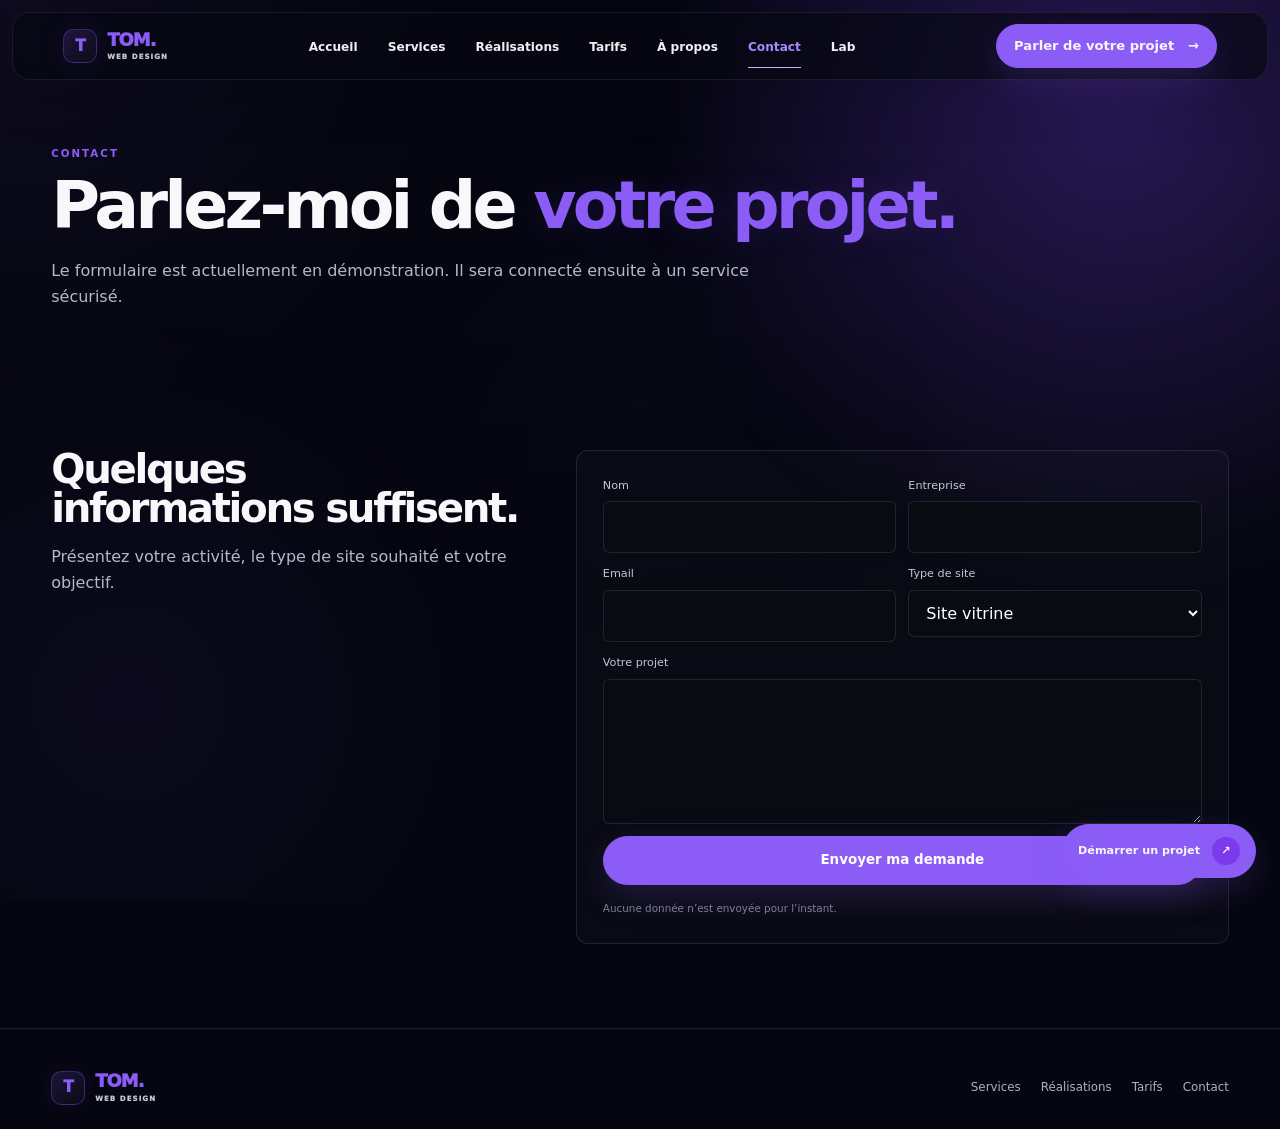
<file: contact.html>
<!doctype html><html lang="fr"><head>
<meta charset="utf-8"><meta name="viewport" content="width=device-width,initial-scale=1">
<meta name="robots" content="index,follow,max-image-preview:large"><meta name="referrer" content="strict-origin-when-cross-origin"><meta name="color-scheme" content="dark">
<meta http-equiv="Content-Security-Policy" content="default-src 'self'; img-src 'self' data:; style-src 'self' 'unsafe-inline'; script-src 'self'; object-src 'none'; base-uri 'self'; form-action 'self'">
<meta name="description" content="Contact pour un projet de site web."><meta name="theme-color" content="#050610">
<title>Contact — Tom Webdesign</title>
<link rel="stylesheet" href="css/style.css">
<script defer src="js/script.js"></script>
</head><body><header class="header"><div class="container navbar">
<a class="logo" href="index.html"><span class="brand-symbol">T</span><span class="brand-word">TOM<span>.</span><small>WEB DESIGN</small></span></a>
<nav class="desktop-nav"><a class="" href="index.html">Accueil</a><a class="" href="services.html">Services</a><a class="" href="projets.html">Réalisations</a><a class="" href="tarifs.html">Tarifs</a><a class="" href="a-propos.html">À propos</a><a class="active" aria-current="page" href="contact.html">Contact</a><a class="" href="lab.html">Lab</a></nav>
<a class="nav-cta" href="contact.html">Parler de votre projet &nbsp; →</a>
<button class="menu-btn" aria-label="Ouvrir le menu" aria-expanded="false">☰</button>
</div><nav class="mobile-nav"><a href="index.html">Accueil</a><a href="services.html">Services</a><a href="projets.html">Réalisations</a><a href="tarifs.html">Tarifs</a><a href="a-propos.html">À propos</a><a href="contact.html">Contact</a><a href="lab.html">Lab</a></nav></header>
<main><section class="page-hero"><div class="container reveal"><span class="eyebrow">CONTACT</span><h1>Parlez-moi de <span class="accent">votre projet.</span></h1><p>Le formulaire est actuellement en démonstration. Il sera connecté ensuite à un service sécurisé.</p></div></section>
<section class="section"><div class="container contact-grid">
<div class="reveal"><h2>Quelques informations suffisent.</h2><p class="muted" style="margin-top:15px">Présentez votre activité, le type de site souhaité et votre objectif.</p></div>
<div class="form-box reveal"><form id="contact-form"><div class="form-grid">
<div class="field"><label for="nom">Nom</label><input id="nom" name="nom" autocomplete="name" required></div><div class="field"><label for="entreprise">Entreprise</label><input id="entreprise" name="entreprise" autocomplete="organization"></div>
<div class="field"><label for="email">Email</label><input id="email" name="email" type="email" autocomplete="email" inputmode="email" required></div><div class="field"><label for="type-site">Type de site</label><select id="type-site" name="type-site"><option>Site vitrine</option><option>Refonte</option><option>Autre</option></select></div>
<div class="field full"><label for="projet">Votre projet</label><textarea id="projet" name="projet" required></textarea></div>
<div class="field full"><button class="btn primary" type="submit">Envoyer ma demande</button><div id="status" class="notice" aria-live="polite">Aucune donnée n’est envoyée pour l’instant.</div></div>
</div></form></div></div></section></main><footer><div class="container footer-row">
<a class="logo" href="index.html"><span class="brand-symbol">T</span><span class="brand-word">TOM<span>.</span><small>WEB DESIGN</small></span></a>
<div class="footer-links"><a href="services.html">Services</a><a href="projets.html">Réalisations</a><a href="tarifs.html">Tarifs</a><a href="contact.html">Contact</a></div>
</div></footer><a class="floating-cta" href="contact.html" aria-label="Démarrer un projet">Démarrer un projet <span>↗</span></a></body></html>
</file>
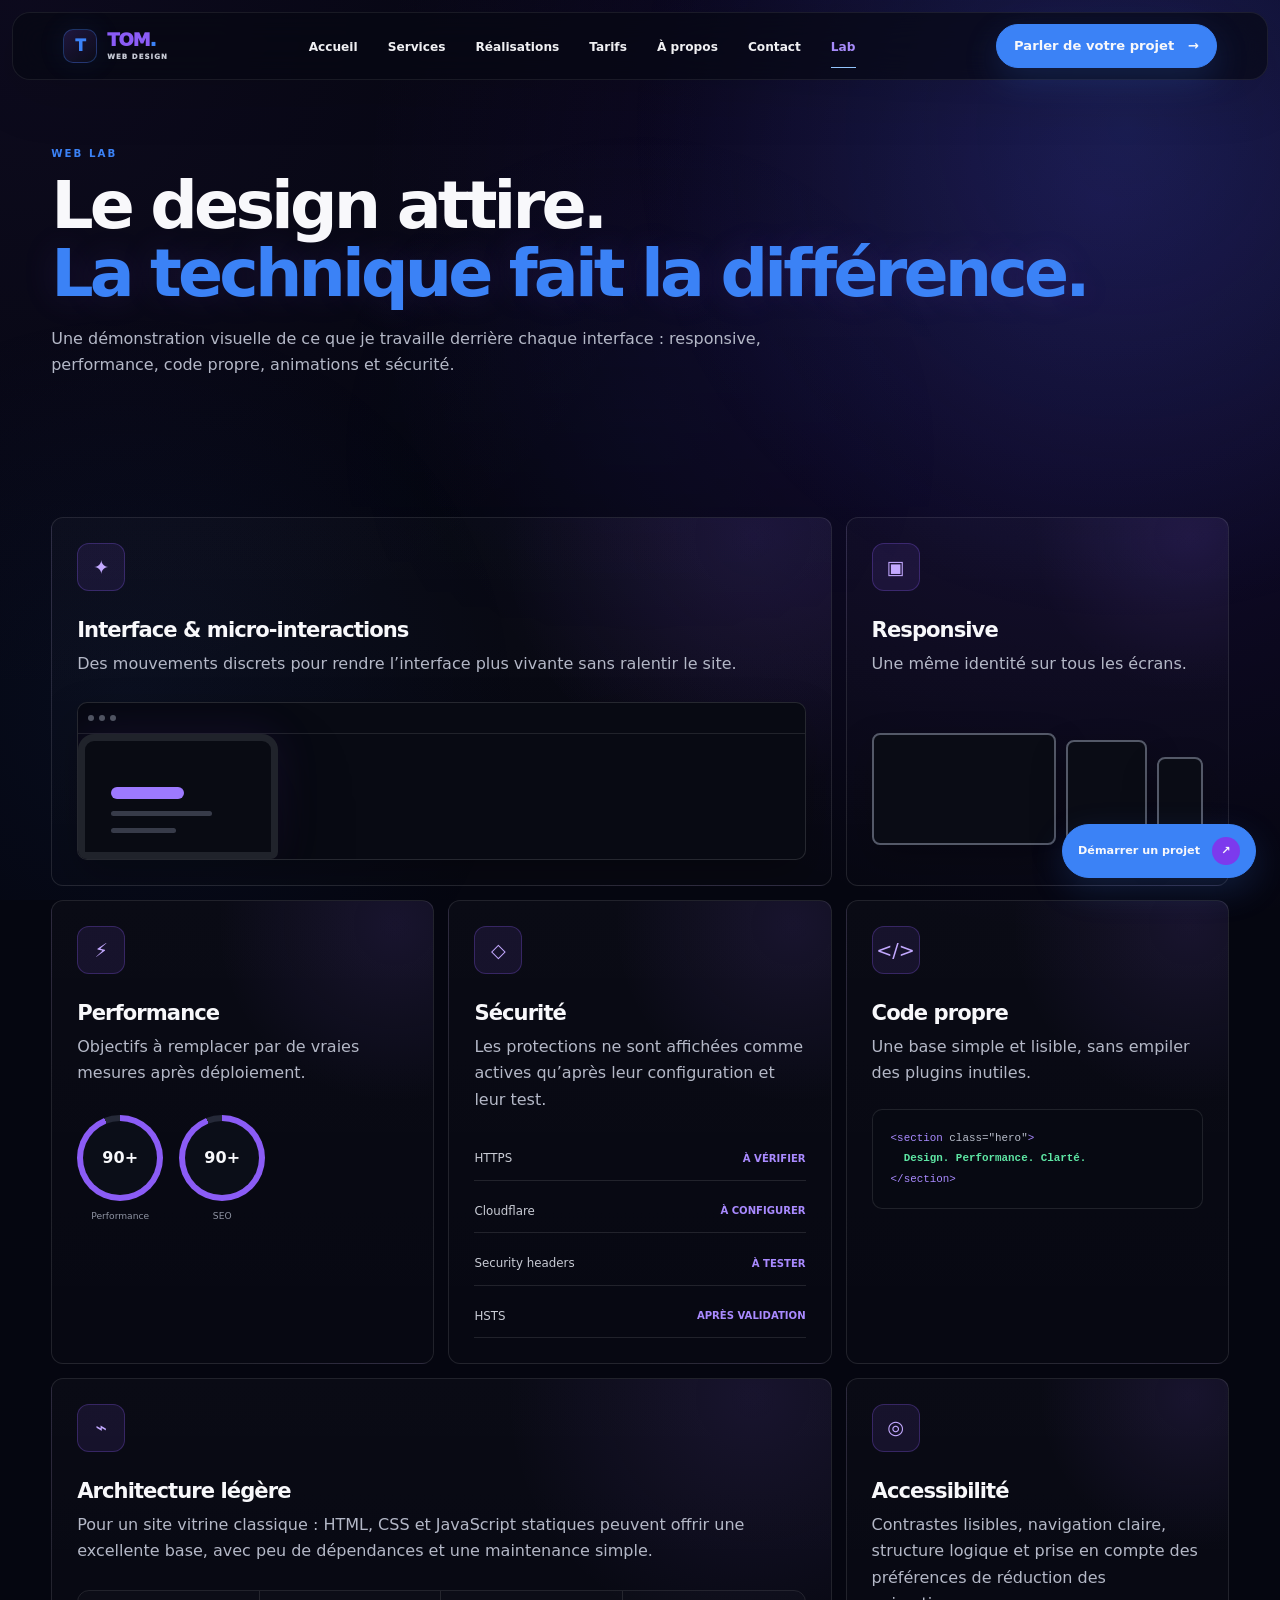
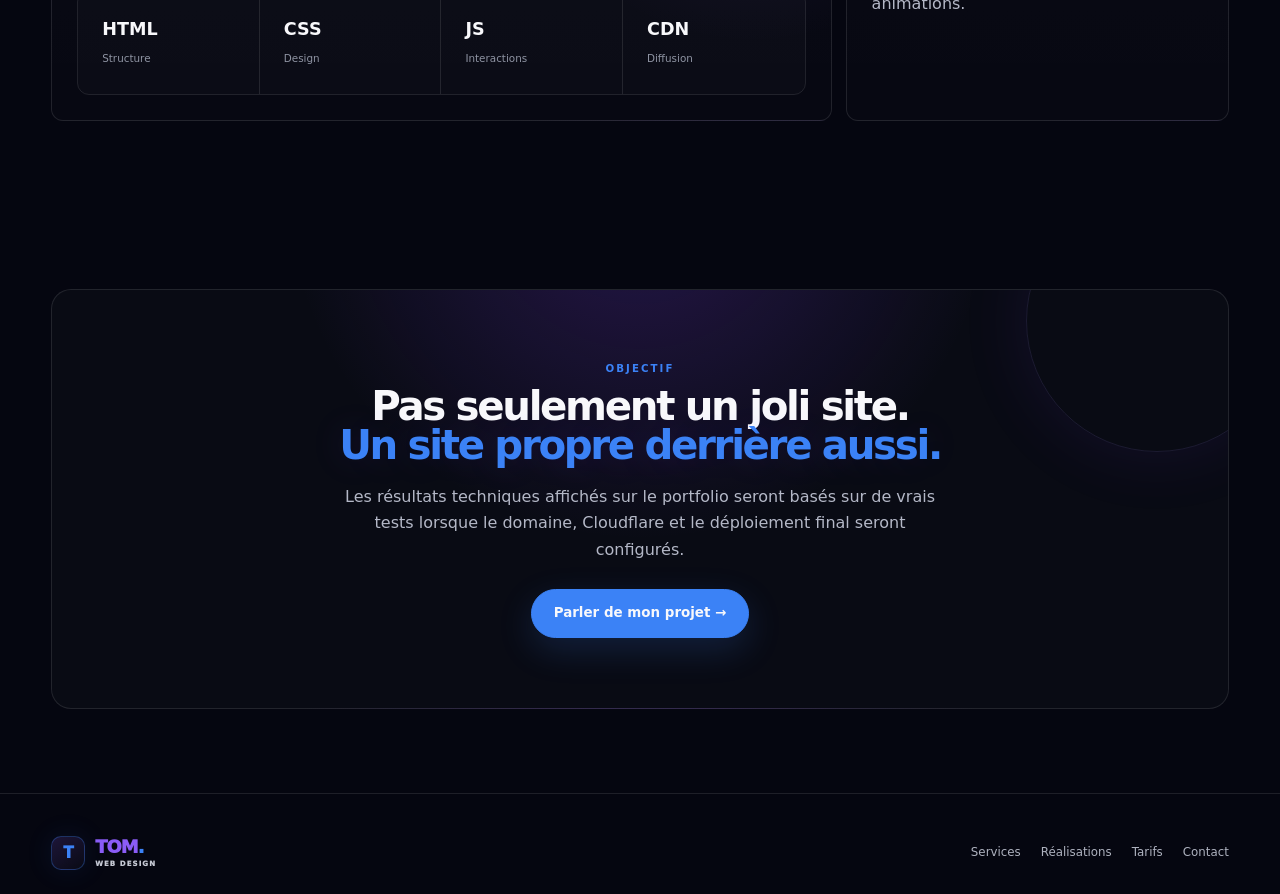
<file: lab.html>
<!doctype html><html lang="fr"><head>
<meta charset="utf-8"><meta name="viewport" content="width=device-width,initial-scale=1">
<meta name="robots" content="index,follow,max-image-preview:large"><meta name="referrer" content="strict-origin-when-cross-origin"><meta name="color-scheme" content="dark">
<meta http-equiv="Content-Security-Policy" content="default-src 'self'; img-src 'self' data:; style-src 'self' 'unsafe-inline'; script-src 'self'; object-src 'none'; base-uri 'self'; form-action 'self'">
<meta name="description" content="Démonstrations techniques web."><meta name="theme-color" content="#050610">
<title>Lab — Tom Webdesign</title>
<link rel="stylesheet" href="css/style.css"><script defer src="js/script.js"></script></head><body><header class="header"><div class="container navbar">
<a class="logo" href="index.html"><span class="brand-symbol">T</span><span class="brand-word">TOM<span>.</span><small>WEB DESIGN</small></span></a>
<nav class="desktop-nav"><a href="index.html">Accueil</a><a href="services.html">Services</a><a href="projets.html">Réalisations</a><a href="tarifs.html">Tarifs</a><a href="a-propos.html">À propos</a><a href="contact.html">Contact</a><a class="active" aria-current="page" href="lab.html">Lab</a></nav>
<a class="nav-cta" href="contact.html">Parler de votre projet &nbsp; →</a><button class="menu-btn" aria-label="Ouvrir le menu" aria-expanded="false">☰</button></div>
<nav class="mobile-nav"><a href="index.html">Accueil</a><a href="services.html">Services</a><a href="projets.html">Réalisations</a><a href="tarifs.html">Tarifs</a><a href="a-propos.html">À propos</a><a href="contact.html">Contact</a><a href="lab.html">Lab</a></nav></header>
<main>
<section class="page-hero"><div class="container reveal"><span class="eyebrow">WEB LAB</span><h1>Le design attire.<br><span class="accent">La technique fait la différence.</span></h1><p>Une démonstration visuelle de ce que je travaille derrière chaque interface : responsive, performance, code propre, animations et sécurité.</p></div></section>

<section class="section"><div class="container"><div class="lab-grid">
<article class="lab-card wide reveal"><div class="lab-icon">✦</div><h3>Interface & micro-interactions</h3><p class="muted">Des mouvements discrets pour rendre l’interface plus vivante sans ralentir le site.</p><div class="mini-browser"><div class="mini-bar"><i></i><i></i><i></i></div><div class="mini-screen"><b></b><span></span><span></span></div></div></article>
<article class="lab-card reveal"><div class="lab-icon">▣</div><h3>Responsive</h3><p class="muted">Une même identité sur tous les écrans.</p><div class="devices"><div class="pc"></div><div class="tab"></div><div class="phone"></div></div></article>

<article class="lab-card reveal"><div class="lab-icon">⚡</div><h3>Performance</h3><p class="muted">Objectifs à remplacer par de vraies mesures après déploiement.</p><div class="gauge-row"><div class="gauge"><span>90+</span><small>Performance</small></div><div class="gauge"><span>90+</span><small>SEO</small></div></div></article>
<article class="lab-card reveal"><div class="lab-icon">◇</div><h3>Sécurité</h3><p class="muted">Les protections ne sont affichées comme actives qu’après leur configuration et leur test.</p><div class="security-demo"><div>HTTPS <b>À VÉRIFIER</b></div><div>Cloudflare <b>À CONFIGURER</b></div><div>Security headers <b>À TESTER</b></div><div>HSTS <b>APRÈS VALIDATION</b></div></div></article>
<article class="lab-card reveal"><div class="lab-icon">&lt;/&gt;</div><h3>Code propre</h3><p class="muted">Une base simple et lisible, sans empiler des plugins inutiles.</p><div class="code-window"><em>&lt;section</em> class="hero"<em>&gt;</em><br>&nbsp;&nbsp;<strong>Design. Performance. Clarté.</strong><br><em>&lt;/section&gt;</em></div></article>

<article class="lab-card wide reveal"><div class="lab-icon">⌁</div><h3>Architecture légère</h3><p class="muted">Pour un site vitrine classique : HTML, CSS et JavaScript statiques peuvent offrir une excellente base, avec peu de dépendances et une maintenance simple.</p><div class="trust-strip" style="margin-top:25px"><div class="trust-item"><strong>HTML</strong><span>Structure</span></div><div class="trust-item"><strong>CSS</strong><span>Design</span></div><div class="trust-item"><strong>JS</strong><span>Interactions</span></div><div class="trust-item"><strong>CDN</strong><span>Diffusion</span></div></div></article>
<article class="lab-card reveal"><div class="lab-icon">◎</div><h3>Accessibilité</h3><p class="muted">Contrastes lisibles, navigation claire, structure logique et prise en compte des préférences de réduction des animations.</p></article>
</div></div></section>

<section class="section"><div class="container cta reveal"><span class="eyebrow">OBJECTIF</span><h2>Pas seulement un joli site.<br><span class="accent">Un site propre derrière aussi.</span></h2><p>Les résultats techniques affichés sur le portfolio seront basés sur de vrais tests lorsque le domaine, Cloudflare et le déploiement final seront configurés.</p><a class="btn primary" href="contact.html">Parler de mon projet →</a></div></section>
</main><footer><div class="container footer-row"><a class="logo" href="index.html"><span class="brand-symbol">T</span><span class="brand-word">TOM<span>.</span><small>WEB DESIGN</small></span></a><div class="footer-links"><a href="services.html">Services</a><a href="projets.html">Réalisations</a><a href="tarifs.html">Tarifs</a><a href="contact.html">Contact</a></div></div></footer><a class="floating-cta" href="contact.html" aria-label="Démarrer un projet">Démarrer un projet <span>↗</span></a></body></html>
</file>
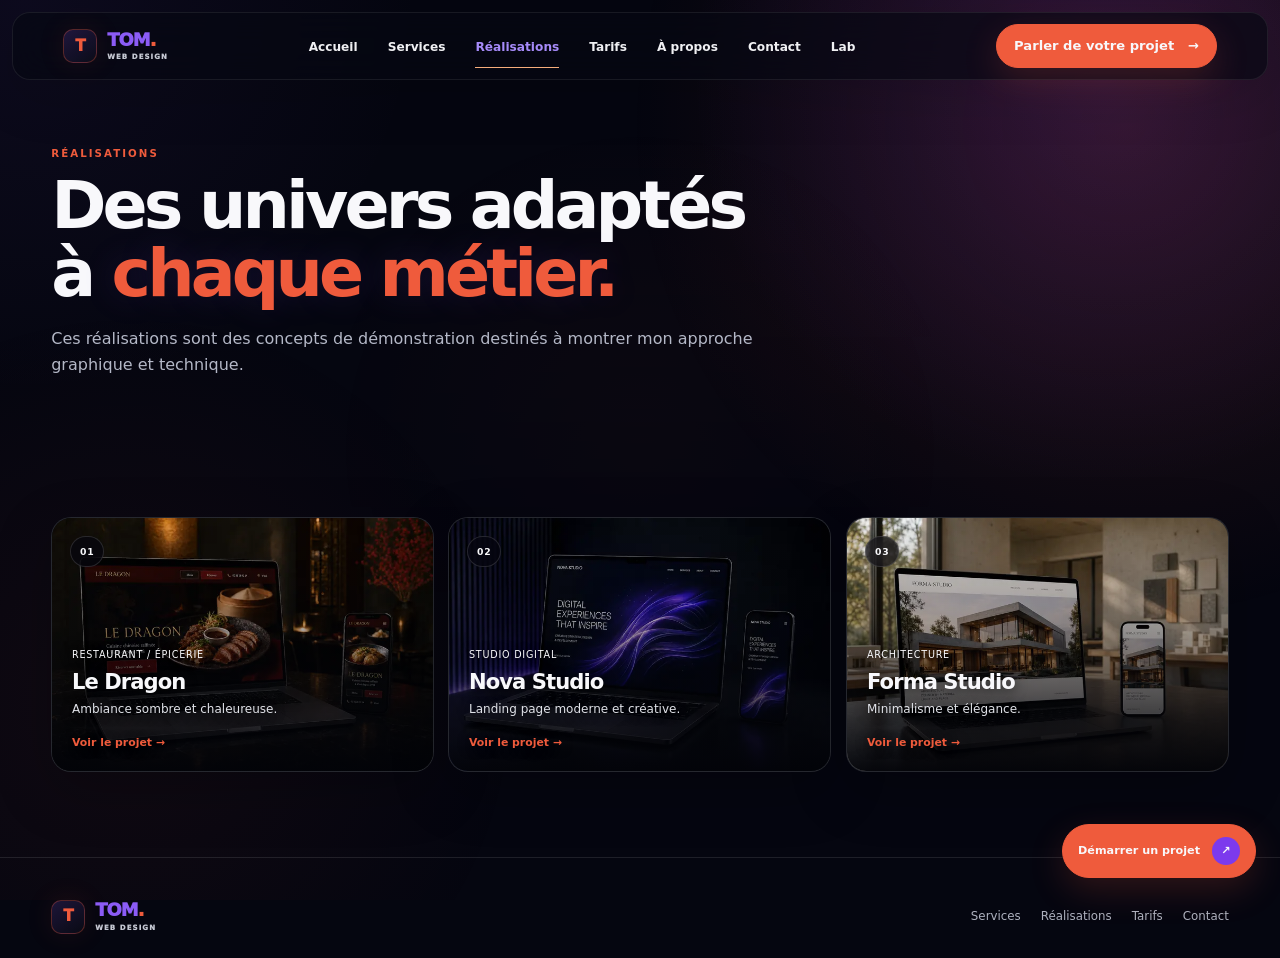
<file: projets.html>
<!doctype html><html lang="fr"><head>
<meta charset="utf-8"><meta name="viewport" content="width=device-width,initial-scale=1">
<meta name="robots" content="index,follow,max-image-preview:large"><meta name="referrer" content="strict-origin-when-cross-origin"><meta name="color-scheme" content="dark">
<meta http-equiv="Content-Security-Policy" content="default-src 'self'; img-src 'self' data:; style-src 'self' 'unsafe-inline'; script-src 'self'; object-src 'none'; base-uri 'self'; form-action 'self'">
<meta name="description" content="Projets de démonstration webdesign."><meta name="theme-color" content="#050610">
<title>Réalisations — Tom Webdesign</title>
<link rel="stylesheet" href="css/style.css">
<script defer src="js/script.js"></script>
</head><body><header class="header"><div class="container navbar">
<a class="logo" href="index.html"><span class="brand-symbol">T</span><span class="brand-word">TOM<span>.</span><small>WEB DESIGN</small></span></a>
<nav class="desktop-nav"><a class="" href="index.html">Accueil</a><a class="" href="services.html">Services</a><a class="active" aria-current="page" href="projets.html">Réalisations</a><a class="" href="tarifs.html">Tarifs</a><a class="" href="a-propos.html">À propos</a><a class="" href="contact.html">Contact</a><a class="" href="lab.html">Lab</a></nav>
<a class="nav-cta" href="contact.html">Parler de votre projet &nbsp; →</a>
<button class="menu-btn" aria-label="Ouvrir le menu" aria-expanded="false">☰</button>
</div><nav class="mobile-nav"><a href="index.html">Accueil</a><a href="services.html">Services</a><a href="projets.html">Réalisations</a><a href="tarifs.html">Tarifs</a><a href="a-propos.html">À propos</a><a href="contact.html">Contact</a><a href="lab.html">Lab</a></nav></header>
<main><section class="page-hero"><div class="container reveal"><span class="eyebrow">RÉALISATIONS</span><h1>Des univers adaptés à <span class="accent">chaque métier.</span></h1><p>Ces réalisations sont des concepts de démonstration destinés à montrer mon approche graphique et technique.</p></div></section>
<section class="section"><div class="container"><div class="projects-grid">
<a class="project-card reveal" href="projets/restaurant.html"><img src="images/le-dragon-card.webp" width="720" height="480" loading="lazy" decoding="async" alt="Aperçu photoréaliste du concept Le Dragon"><div class="project-overlay"><span class="project-index">01</span><span class="project-open">Voir le projet ↗</span></div><div class="project-copy"><small>RESTAURANT / ÉPICERIE</small><h3>Le Dragon</h3><p>Ambiance sombre et chaleureuse.</p><span class="link">Voir le projet →</span></div></a>
<a class="project-card reveal" href="projets/studio-digital.html"><img src="images/nova-studio-card.webp" width="720" height="480" loading="lazy" decoding="async" alt="Aperçu photoréaliste du concept Nova Studio"><div class="project-overlay"><span class="project-index">02</span><span class="project-open">Voir le projet ↗</span></div><div class="project-copy"><small>STUDIO DIGITAL</small><h3>Nova Studio</h3><p>Landing page moderne et créative.</p><span class="link">Voir le projet →</span></div></a>
<a class="project-card reveal" href="projets/architecture.html"><img src="images/forma-studio-card.webp" width="720" height="480" loading="lazy" decoding="async" alt="Aperçu photoréaliste du concept Forma Studio"><div class="project-overlay"><span class="project-index">03</span><span class="project-open">Voir le projet ↗</span></div><div class="project-copy"><small>ARCHITECTURE</small><h3>Forma Studio</h3><p>Minimalisme et élégance.</p><span class="link">Voir le projet →</span></div></a>
</div></div></section></main><footer><div class="container footer-row">
<a class="logo" href="index.html"><span class="brand-symbol">T</span><span class="brand-word">TOM<span>.</span><small>WEB DESIGN</small></span></a>
<div class="footer-links"><a href="services.html">Services</a><a href="projets.html">Réalisations</a><a href="tarifs.html">Tarifs</a><a href="contact.html">Contact</a></div>
</div></footer><a class="floating-cta" href="contact.html" aria-label="Démarrer un projet">Démarrer un projet <span>↗</span></a></body></html>
</file>
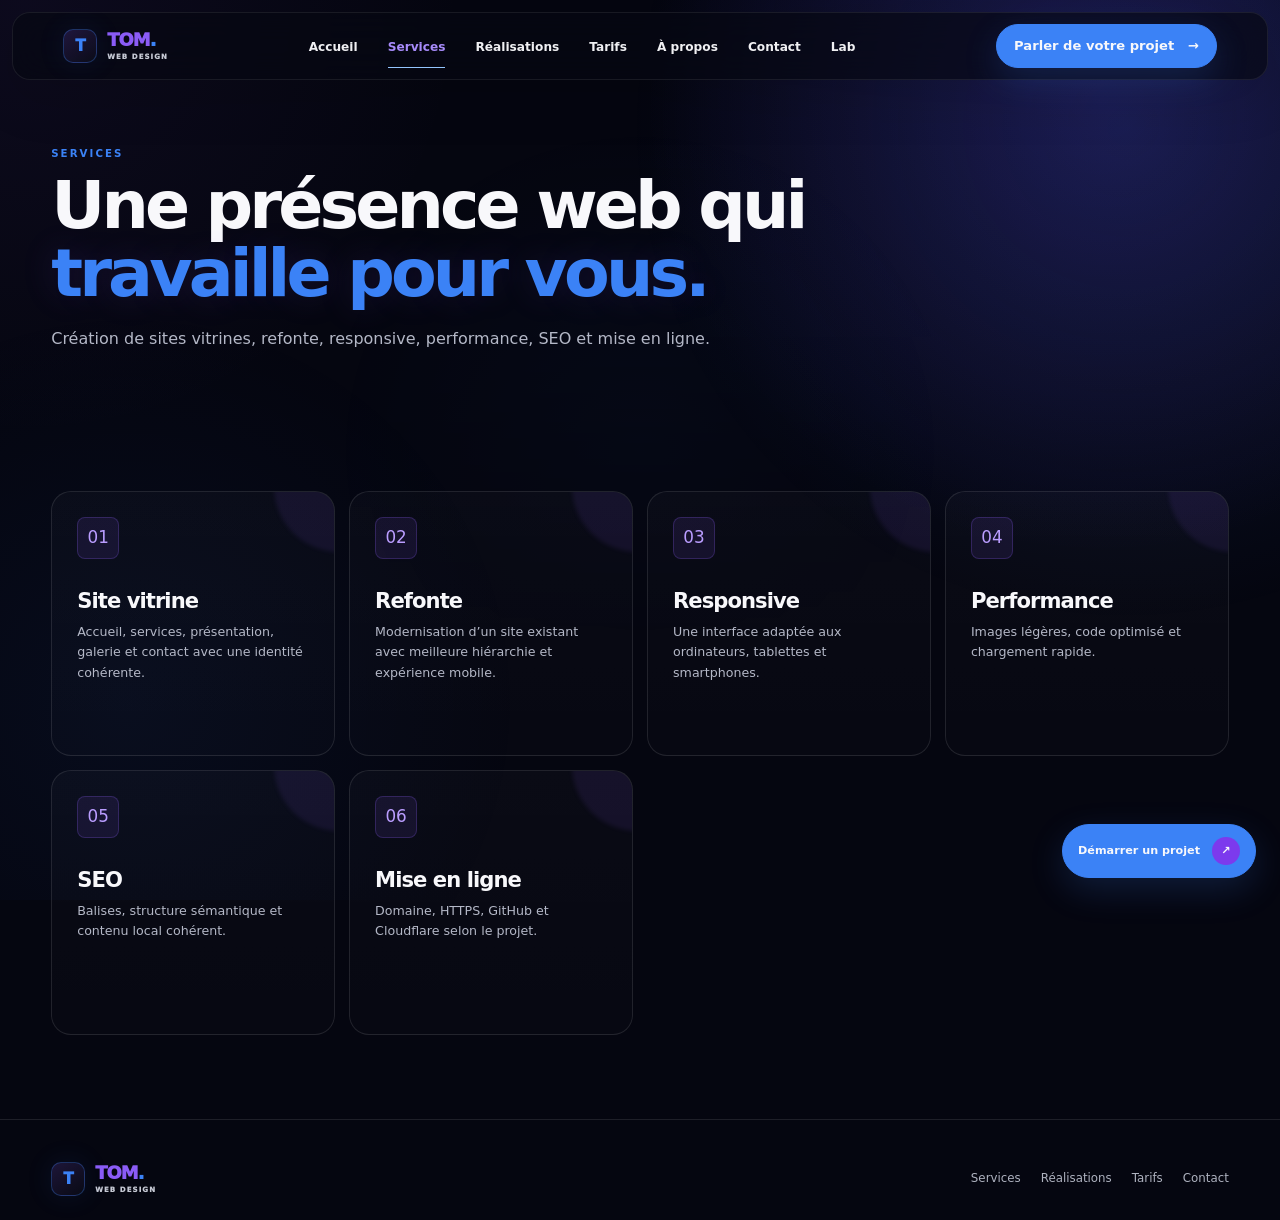
<file: services.html>
<!doctype html><html lang="fr"><head>
<meta charset="utf-8"><meta name="viewport" content="width=device-width,initial-scale=1">
<meta name="robots" content="index,follow,max-image-preview:large"><meta name="referrer" content="strict-origin-when-cross-origin"><meta name="color-scheme" content="dark">
<meta http-equiv="Content-Security-Policy" content="default-src 'self'; img-src 'self' data:; style-src 'self' 'unsafe-inline'; script-src 'self'; object-src 'none'; base-uri 'self'; form-action 'self'">
<meta name="description" content="Services de création de sites web."><meta name="theme-color" content="#050610">
<title>Services — Tom Webdesign</title>
<link rel="stylesheet" href="css/style.css">
<script defer src="js/script.js"></script>
</head><body><header class="header"><div class="container navbar">
<a class="logo" href="index.html"><span class="brand-symbol">T</span><span class="brand-word">TOM<span>.</span><small>WEB DESIGN</small></span></a>
<nav class="desktop-nav"><a class="" href="index.html">Accueil</a><a class="active" aria-current="page" href="services.html">Services</a><a class="" href="projets.html">Réalisations</a><a class="" href="tarifs.html">Tarifs</a><a class="" href="a-propos.html">À propos</a><a class="" href="contact.html">Contact</a><a class="" href="lab.html">Lab</a></nav>
<a class="nav-cta" href="contact.html">Parler de votre projet &nbsp; →</a>
<button class="menu-btn" aria-label="Ouvrir le menu" aria-expanded="false">☰</button>
</div><nav class="mobile-nav"><a href="index.html">Accueil</a><a href="services.html">Services</a><a href="projets.html">Réalisations</a><a href="tarifs.html">Tarifs</a><a href="a-propos.html">À propos</a><a href="contact.html">Contact</a><a href="lab.html">Lab</a></nav></header>
<main><section class="page-hero"><div class="container reveal"><span class="eyebrow">SERVICES</span><h1>Une présence web qui <span class="accent">travaille pour vous.</span></h1><p>Création de sites vitrines, refonte, responsive, performance, SEO et mise en ligne.</p></div></section>
<section class="section"><div class="container"><div class="services-grid">
<article class="service reveal"><div class="icon">01</div><h3>Site vitrine</h3><p>Accueil, services, présentation, galerie et contact avec une identité cohérente.</p></article>
<article class="service reveal"><div class="icon">02</div><h3>Refonte</h3><p>Modernisation d’un site existant avec meilleure hiérarchie et expérience mobile.</p></article>
<article class="service reveal"><div class="icon">03</div><h3>Responsive</h3><p>Une interface adaptée aux ordinateurs, tablettes et smartphones.</p></article>
<article class="service reveal"><div class="icon">04</div><h3>Performance</h3><p>Images légères, code optimisé et chargement rapide.</p></article>
<article class="service reveal"><div class="icon">05</div><h3>SEO</h3><p>Balises, structure sémantique et contenu local cohérent.</p></article>
<article class="service reveal"><div class="icon">06</div><h3>Mise en ligne</h3><p>Domaine, HTTPS, GitHub et Cloudflare selon le projet.</p></article>
</div></div></section></main><footer><div class="container footer-row">
<a class="logo" href="index.html"><span class="brand-symbol">T</span><span class="brand-word">TOM<span>.</span><small>WEB DESIGN</small></span></a>
<div class="footer-links"><a href="services.html">Services</a><a href="projets.html">Réalisations</a><a href="tarifs.html">Tarifs</a><a href="contact.html">Contact</a></div>
</div></footer><a class="floating-cta" href="contact.html" aria-label="Démarrer un projet">Démarrer un projet <span>↗</span></a></body></html>
</file>
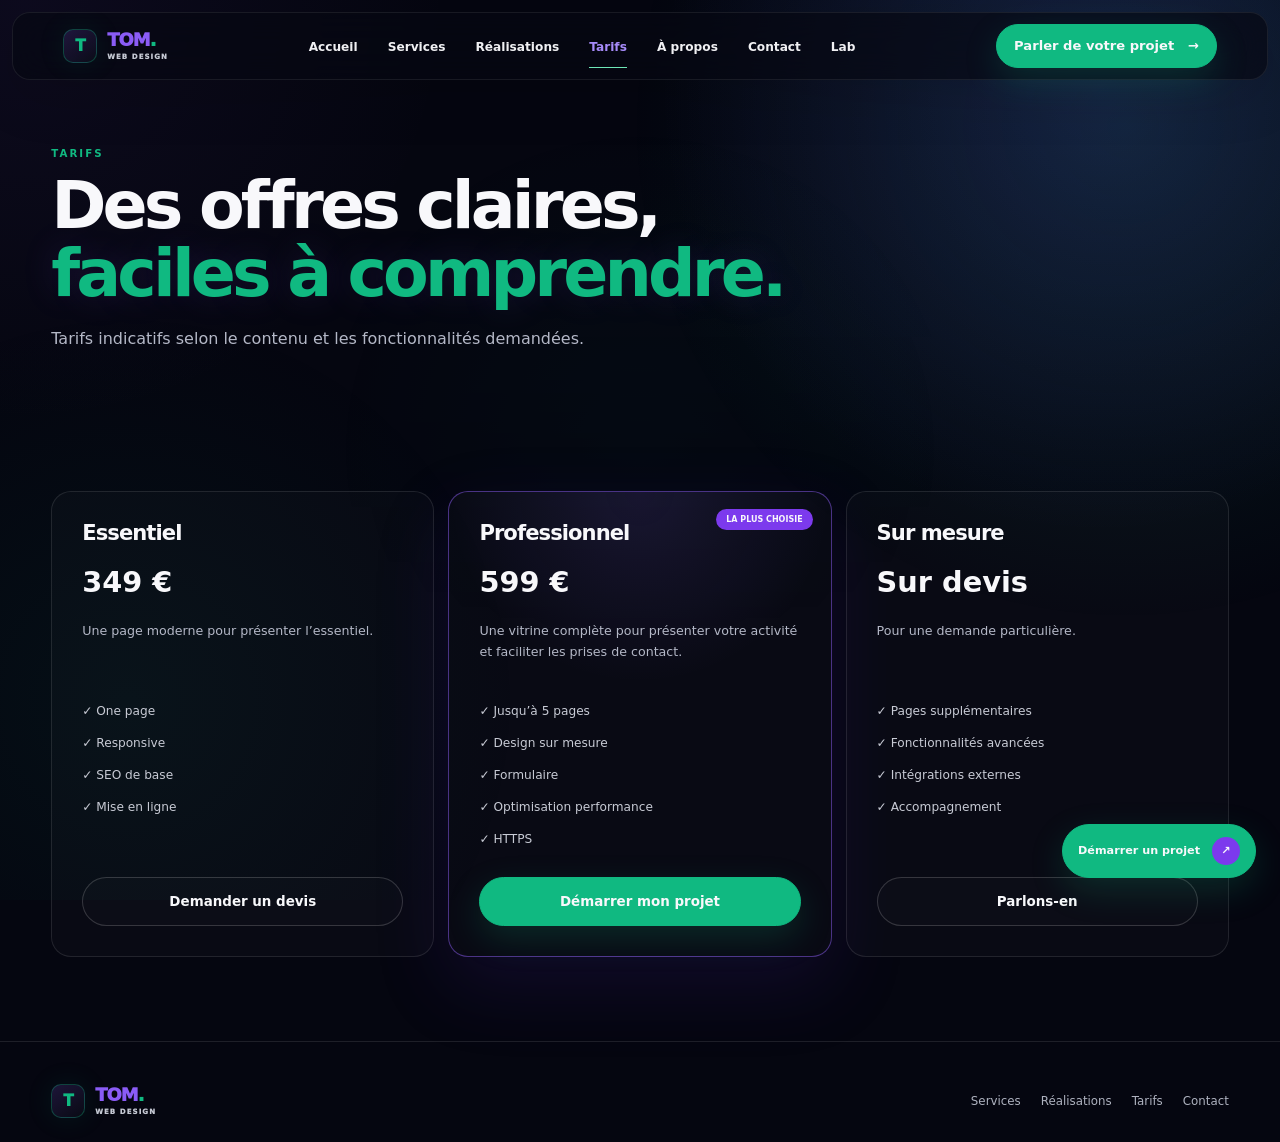
<file: tarifs.html>
<!doctype html><html lang="fr"><head>
<meta charset="utf-8"><meta name="viewport" content="width=device-width,initial-scale=1">
<meta name="robots" content="index,follow,max-image-preview:large"><meta name="referrer" content="strict-origin-when-cross-origin"><meta name="color-scheme" content="dark">
<meta http-equiv="Content-Security-Policy" content="default-src 'self'; img-src 'self' data:; style-src 'self' 'unsafe-inline'; script-src 'self'; object-src 'none'; base-uri 'self'; form-action 'self'">
<meta name="description" content="Tarifs de création de sites web."><meta name="theme-color" content="#050610">
<title>Tarifs — Tom Webdesign</title>
<link rel="stylesheet" href="css/style.css">
<script defer src="js/script.js"></script>
</head><body><header class="header"><div class="container navbar">
<a class="logo" href="index.html"><span class="brand-symbol">T</span><span class="brand-word">TOM<span>.</span><small>WEB DESIGN</small></span></a>
<nav class="desktop-nav"><a class="" href="index.html">Accueil</a><a class="" href="services.html">Services</a><a class="" href="projets.html">Réalisations</a><a class="active" aria-current="page" href="tarifs.html">Tarifs</a><a class="" href="a-propos.html">À propos</a><a class="" href="contact.html">Contact</a><a class="" href="lab.html">Lab</a></nav>
<a class="nav-cta" href="contact.html">Parler de votre projet &nbsp; →</a>
<button class="menu-btn" aria-label="Ouvrir le menu" aria-expanded="false">☰</button>
</div><nav class="mobile-nav"><a href="index.html">Accueil</a><a href="services.html">Services</a><a href="projets.html">Réalisations</a><a href="tarifs.html">Tarifs</a><a href="a-propos.html">À propos</a><a href="contact.html">Contact</a><a href="lab.html">Lab</a></nav></header>
<main><section class="page-hero"><div class="container reveal"><span class="eyebrow">TARIFS</span><h1>Des offres claires, <span class="accent">faciles à comprendre.</span></h1><p>Tarifs indicatifs selon le contenu et les fonctionnalités demandées.</p></div></section>
<section class="section"><div class="container"><div class="offers">
<article class="offer reveal"><h3>Essentiel</h3><div class="price">349 €</div><p>Une page moderne pour présenter l’essentiel.</p><ul><li>✓ One page</li><li>✓ Responsive</li><li>✓ SEO de base</li><li>✓ Mise en ligne</li></ul><a class="btn secondary" href="contact.html">Demander un devis</a></article>
<article class="offer featured reveal"><div class="ribbon">LA PLUS CHOISIE</div><h3>Professionnel</h3><div class="price">599 €</div><p>Une vitrine complète pour présenter votre activité et faciliter les prises de contact.</p><ul><li>✓ Jusqu’à 5 pages</li><li>✓ Design sur mesure</li><li>✓ Formulaire</li><li>✓ Optimisation performance</li><li>✓ HTTPS</li></ul><a class="btn primary" href="contact.html">Démarrer mon projet</a></article>
<article class="offer reveal"><h3>Sur mesure</h3><div class="price">Sur devis</div><p>Pour une demande particulière.</p><ul><li>✓ Pages supplémentaires</li><li>✓ Fonctionnalités avancées</li><li>✓ Intégrations externes</li><li>✓ Accompagnement</li></ul><a class="btn secondary" href="contact.html">Parlons-en</a></article>
</div></div></section></main><footer><div class="container footer-row">
<a class="logo" href="index.html"><span class="brand-symbol">T</span><span class="brand-word">TOM<span>.</span><small>WEB DESIGN</small></span></a>
<div class="footer-links"><a href="services.html">Services</a><a href="projets.html">Réalisations</a><a href="tarifs.html">Tarifs</a><a href="contact.html">Contact</a></div>
</div></footer><a class="floating-cta" href="contact.html" aria-label="Démarrer un projet">Démarrer un projet <span>↗</span></a></body></html>
</file>
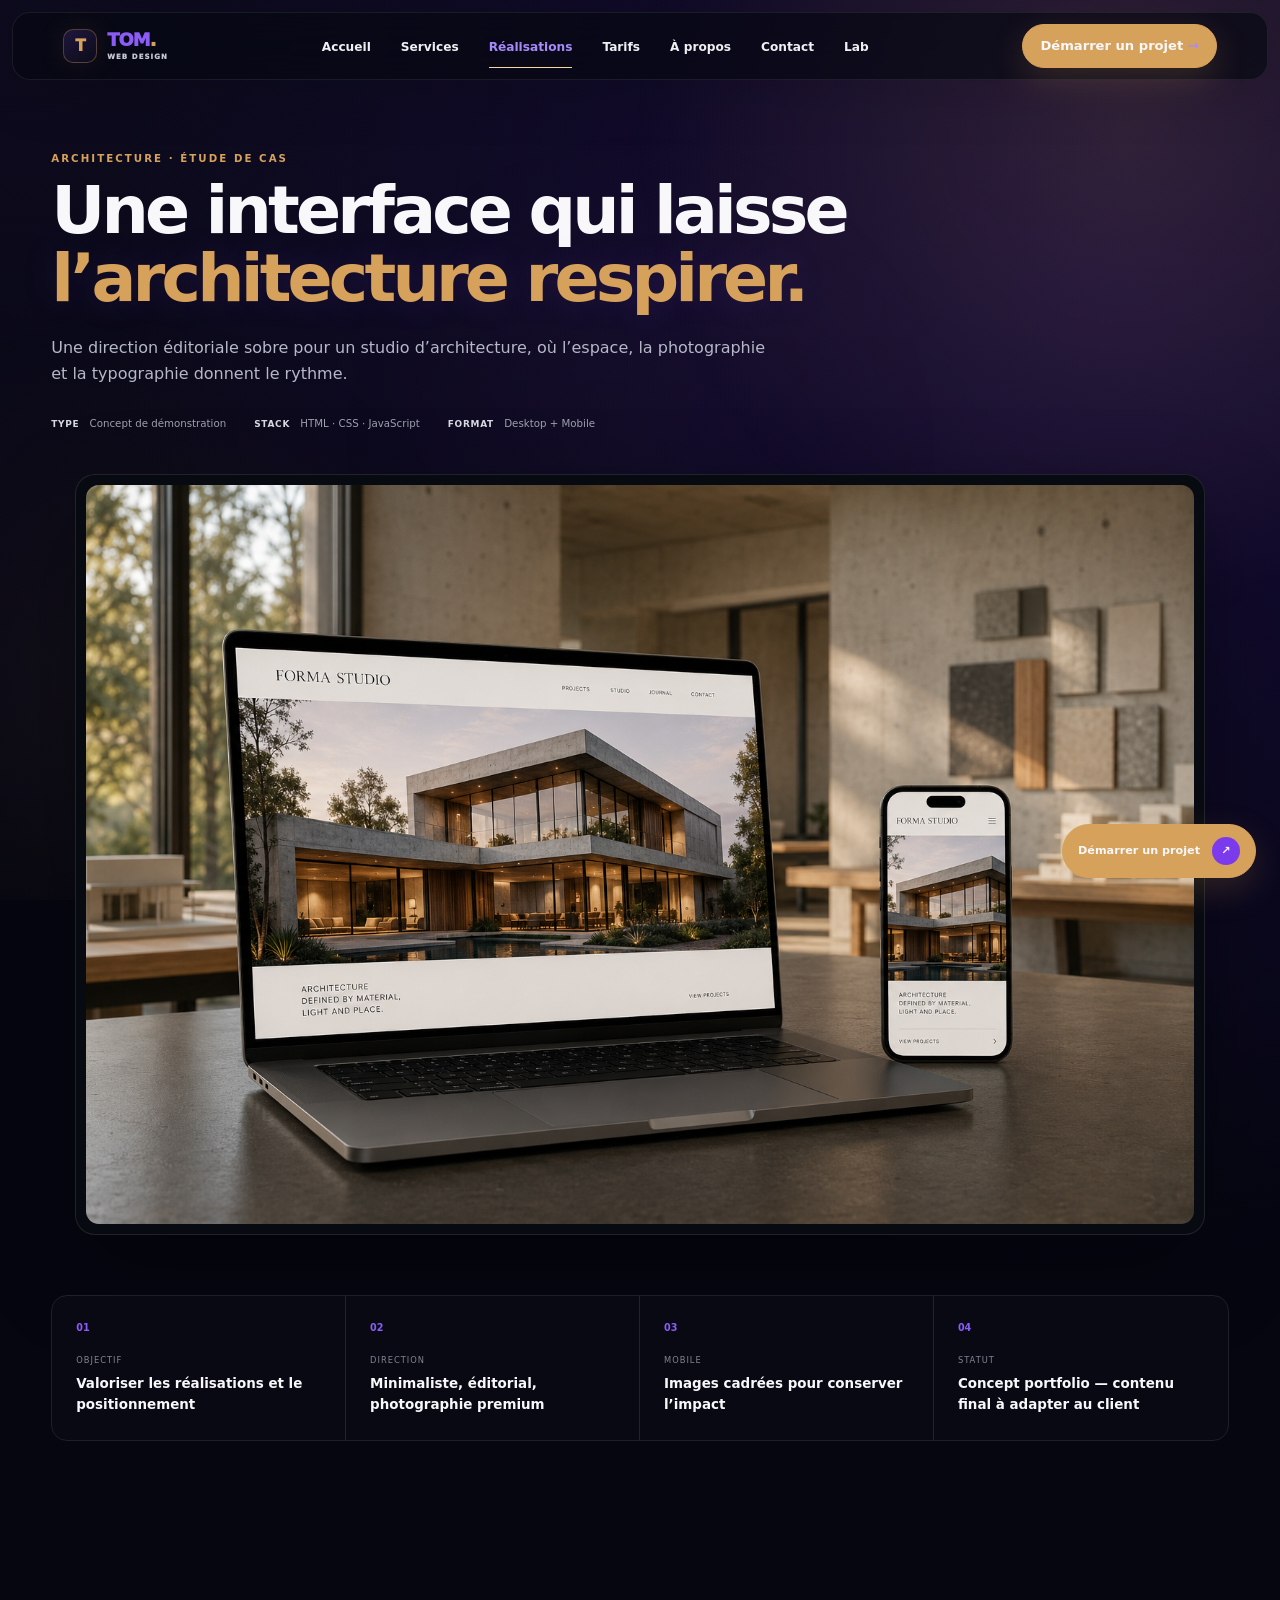
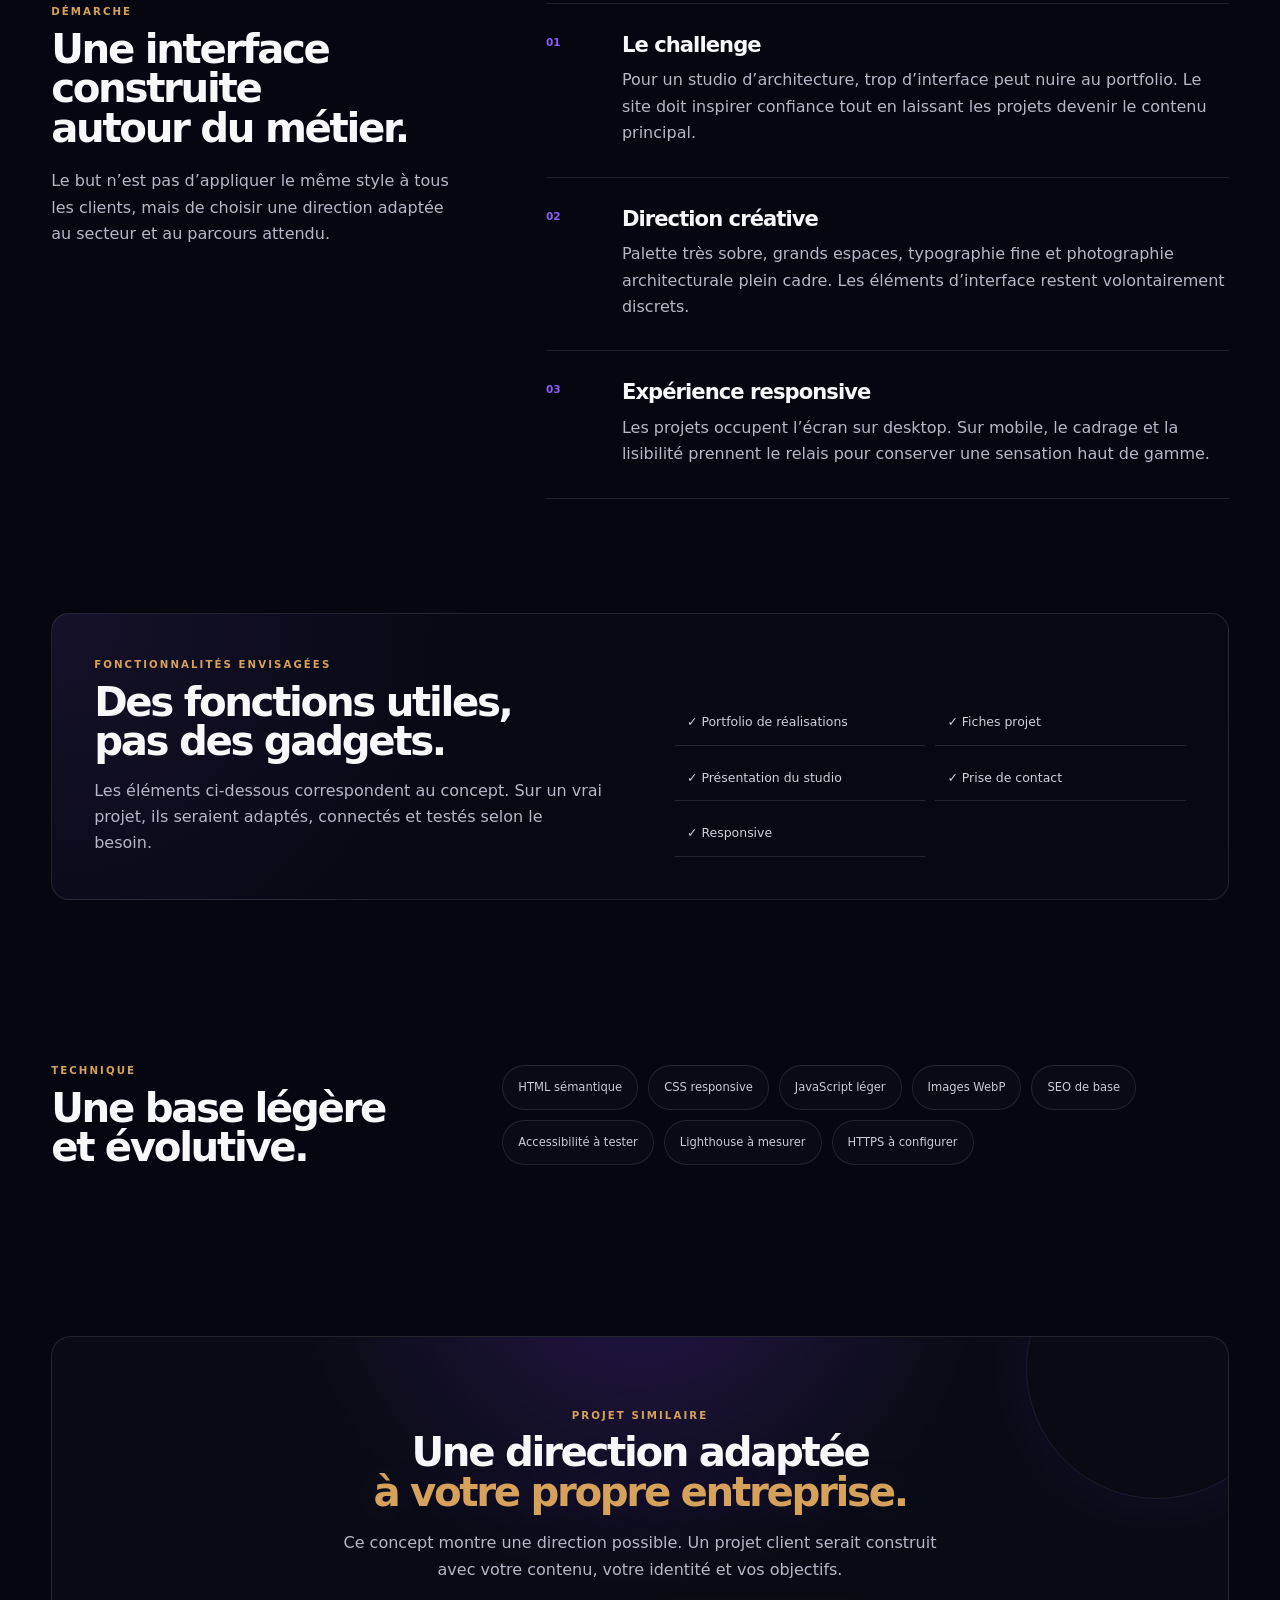
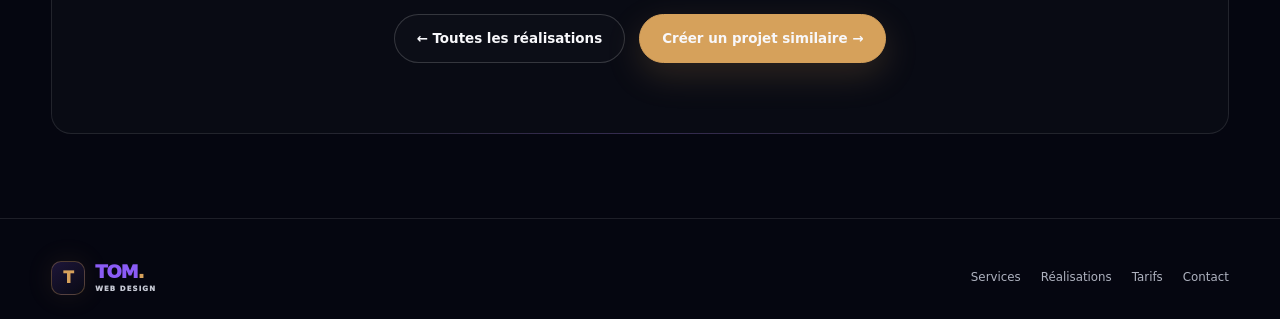
<file: projets/architecture.html>
<!doctype html><html lang="fr"><head>
<meta charset="utf-8"><meta name="viewport" content="width=device-width,initial-scale=1">
<meta name="robots" content="index,follow,max-image-preview:large"><meta name="referrer" content="strict-origin-when-cross-origin"><meta name="color-scheme" content="dark">
<meta http-equiv="Content-Security-Policy" content="default-src 'self'; img-src 'self' data:; style-src 'self' 'unsafe-inline'; script-src 'self'; object-src 'none'; base-uri 'self'; form-action 'self'">
<meta name="description" content="Étude de cas webdesign conceptuelle — Forma Studio."><meta name="theme-color" content="#050610">
<title>Forma Studio — Étude de cas | Tom Webdesign</title>
<link rel="stylesheet" href="../css/style.css"><script defer src="../js/script.js"></script>
</head><body><header class="header"><div class="container navbar">
<a class="logo" href="../index.html"><span class="brand-symbol">T</span><span class="brand-word">TOM<span>.</span><small>WEB DESIGN</small></span></a>
<nav class="desktop-nav"><a href="../index.html">Accueil</a><a href="../services.html">Services</a><a class="active" aria-current="page" href="../projets.html">Réalisations</a><a href="../tarifs.html">Tarifs</a><a href="../a-propos.html">À propos</a><a href="../contact.html">Contact</a><a href="../lab.html">Lab</a></nav>
<a class="nav-cta" href="../contact.html">Démarrer un projet <span>→</span></a><button class="menu-btn" aria-label="Ouvrir le menu" aria-expanded="false">☰</button>
</div><nav class="mobile-nav"><a href="../index.html">Accueil</a><a href="../services.html">Services</a><a href="../projets.html">Réalisations</a><a href="../tarifs.html">Tarifs</a><a href="../a-propos.html">À propos</a><a href="../contact.html">Contact</a><a href="../lab.html">Lab</a></nav></header>
<main>
<section class="case-hero"><div class="container"><div class="case-intro reveal"><span class="eyebrow">ARCHITECTURE · ÉTUDE DE CAS</span><h1>Une interface qui laisse <span class="accent">l’architecture respirer.</span></h1><p>Une direction éditoriale sobre pour un studio d’architecture, où l’espace, la photographie et la typographie donnent le rythme.</p><div class="case-meta"><span><b>TYPE</b> Concept de démonstration</span><span><b>STACK</b> HTML · CSS · JavaScript</span><span><b>FORMAT</b> Desktop + Mobile</span></div></div>
<div class="case-cover case-cover-premium reveal"><img src="../images/forma-studio-full.webp" width="1536" height="1024" decoding="async" alt="Présentation photoréaliste du concept Forma Studio sur ordinateur portable et smartphone"></div></div></section>

<section class="section-tight"><div class="container"><div class="case-summary-grid reveal">
<div><span>01</span><small>OBJECTIF</small><strong>Valoriser les réalisations et le positionnement</strong></div>
<div><span>02</span><small>DIRECTION</small><strong>Minimaliste, éditorial, photographie premium</strong></div>
<div><span>03</span><small>MOBILE</small><strong>Images cadrées pour conserver l’impact</strong></div>
<div><span>04</span><small>STATUT</small><strong>Concept portfolio — contenu final à adapter au client</strong></div>
</div></div></section>

<section class="section"><div class="container narrative-grid">
<aside class="case-aside reveal"><span class="eyebrow">DÉMARCHE</span><h2>Une interface construite autour du métier.</h2><p>Le but n’est pas d’appliquer le même style à tous les clients, mais de choisir une direction adaptée au secteur et au parcours attendu.</p></aside>
<div class="case-chapters">
<article class="case-chapter reveal"><span class="chapter-number">01</span><div><h3>Le challenge</h3><p>Pour un studio d’architecture, trop d’interface peut nuire au portfolio. Le site doit inspirer confiance tout en laissant les projets devenir le contenu principal.</p></div></article>
<article class="case-chapter reveal"><span class="chapter-number">02</span><div><h3>Direction créative</h3><p>Palette très sobre, grands espaces, typographie fine et photographie architecturale plein cadre. Les éléments d’interface restent volontairement discrets.</p></div></article>
<article class="case-chapter reveal"><span class="chapter-number">03</span><div><h3>Expérience responsive</h3><p>Les projets occupent l’écran sur desktop. Sur mobile, le cadrage et la lisibilité prennent le relais pour conserver une sensation haut de gamme.</p></div></article>
</div></div></section>

<section class="section-tight"><div class="container feature-stage reveal"><div><span class="eyebrow">FONCTIONNALITÉS ENVISAGÉES</span><h2>Des fonctions utiles,<br>pas des gadgets.</h2><p>Les éléments ci-dessous correspondent au concept. Sur un vrai projet, ils seraient adaptés, connectés et testés selon le besoin.</p></div><ul><li>✓ Portfolio de réalisations</li><li>✓ Fiches projet</li><li>✓ Présentation du studio</li><li>✓ Prise de contact</li><li>✓ Responsive</li></ul></div></section>

<section class="section"><div class="container technical-note reveal"><div><span class="eyebrow">TECHNIQUE</span><h2>Une base légère et évolutive.</h2></div><div class="tech-pills"><span>HTML sémantique</span><span>CSS responsive</span><span>JavaScript léger</span><span>Images WebP</span><span>SEO de base</span><span>Accessibilité à tester</span><span>Lighthouse à mesurer</span><span>HTTPS à configurer</span></div></div></section>

<section class="section"><div class="container cta reveal"><span class="eyebrow">PROJET SIMILAIRE</span><h2>Une direction adaptée<br><span class="accent">à votre propre entreprise.</span></h2><p>Ce concept montre une direction possible. Un projet client serait construit avec votre contenu, votre identité et vos objectifs.</p><div class="actions case-actions"><a class="btn secondary" href="../projets.html">← Toutes les réalisations</a><a class="btn primary magnetic" href="../contact.html">Créer un projet similaire →</a></div></div></section>
</main><footer><div class="container footer-row"><a class="logo" href="../index.html"><span class="brand-symbol">T</span><span class="brand-word">TOM<span>.</span><small>WEB DESIGN</small></span></a><div class="footer-links"><a href="../services.html">Services</a><a href="../projets.html">Réalisations</a><a href="../tarifs.html">Tarifs</a><a href="../contact.html">Contact</a></div></div></footer><a class="floating-cta" href="../contact.html" aria-label="Démarrer un projet">Démarrer un projet <span>↗</span></a></body></html>
</file>
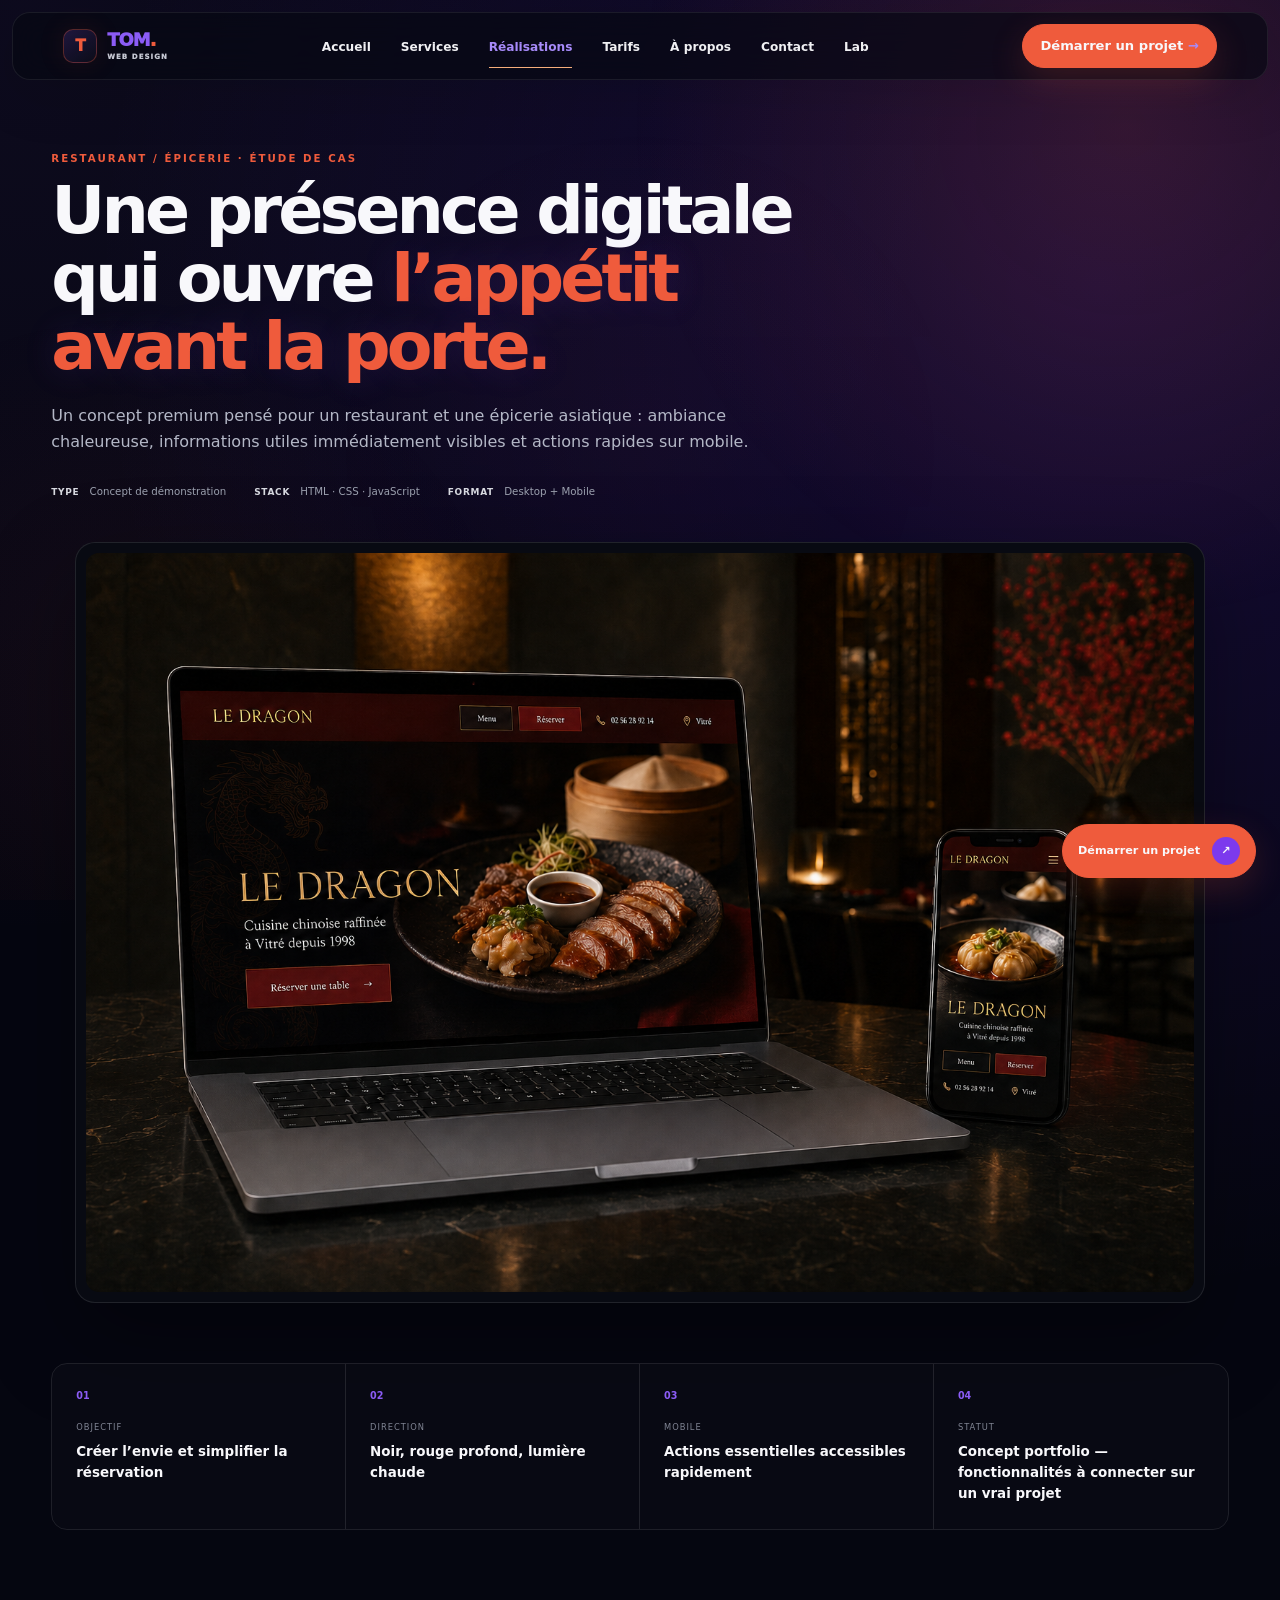
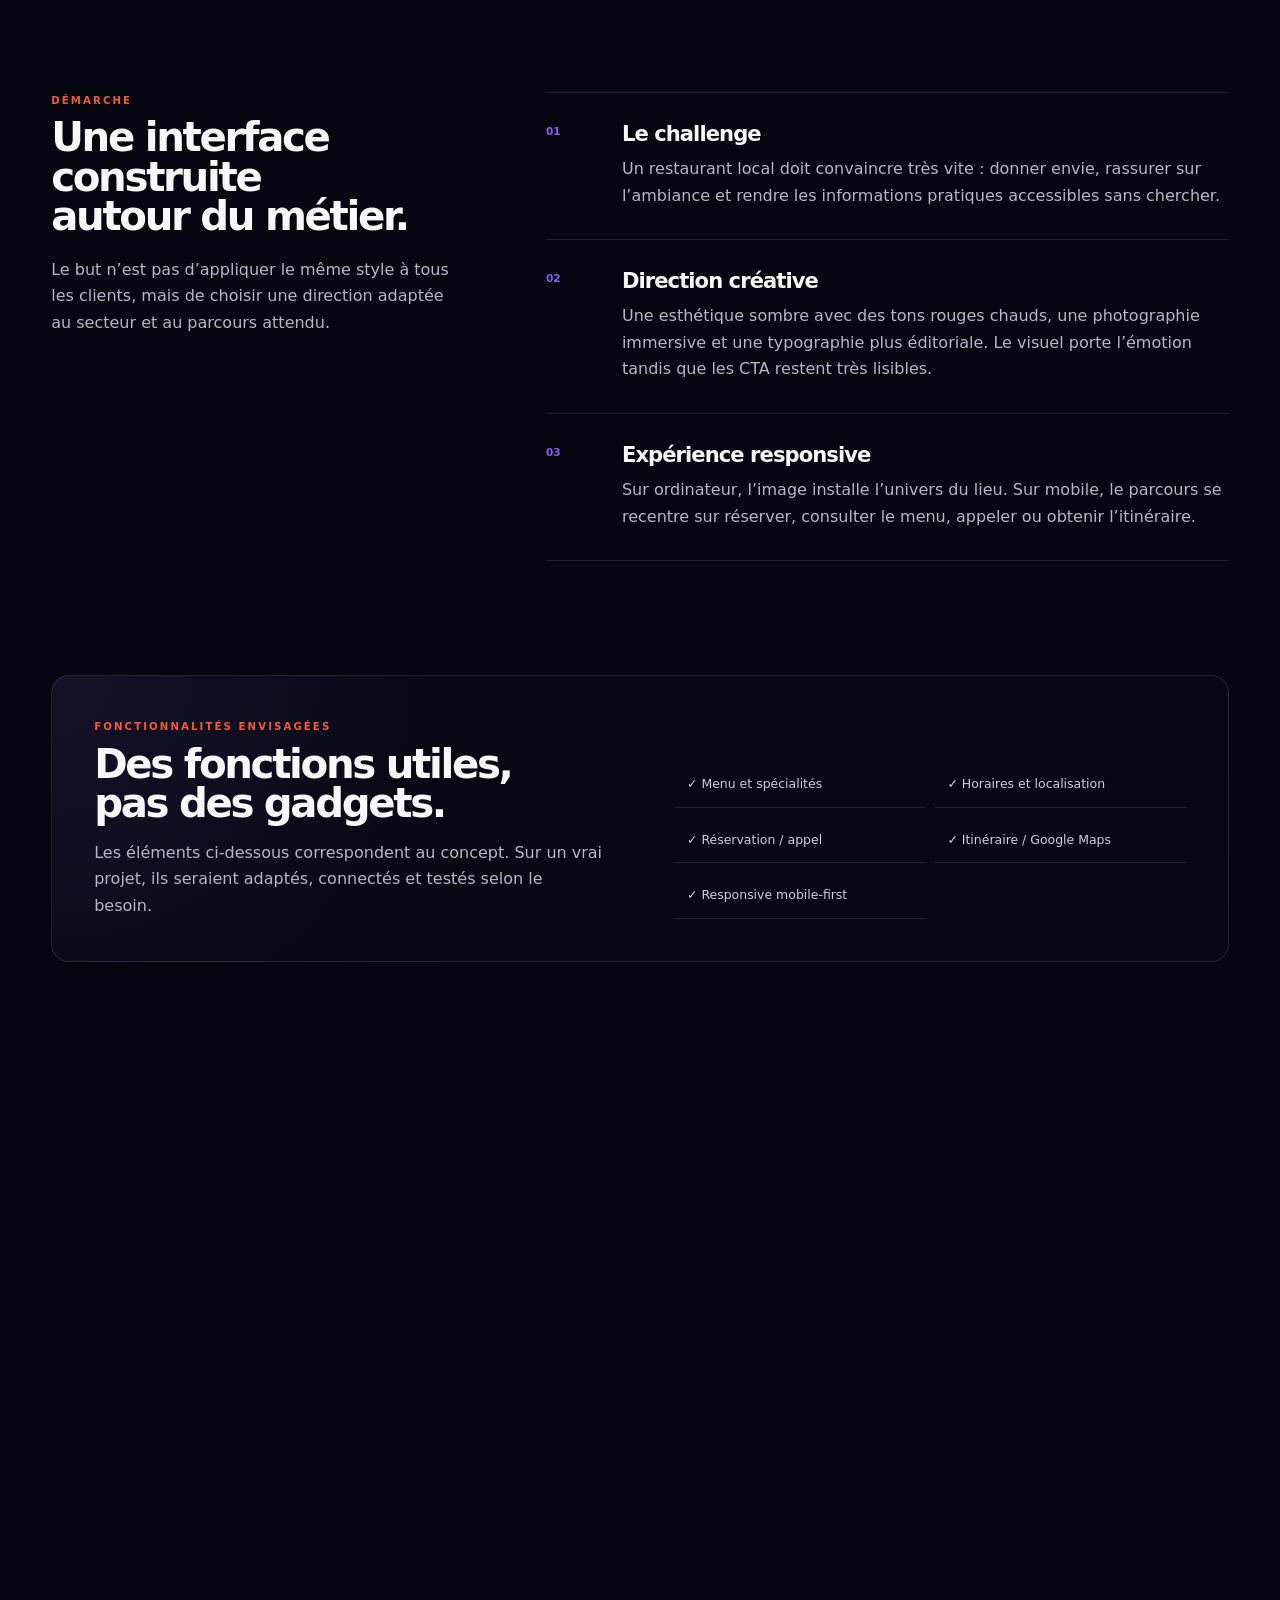
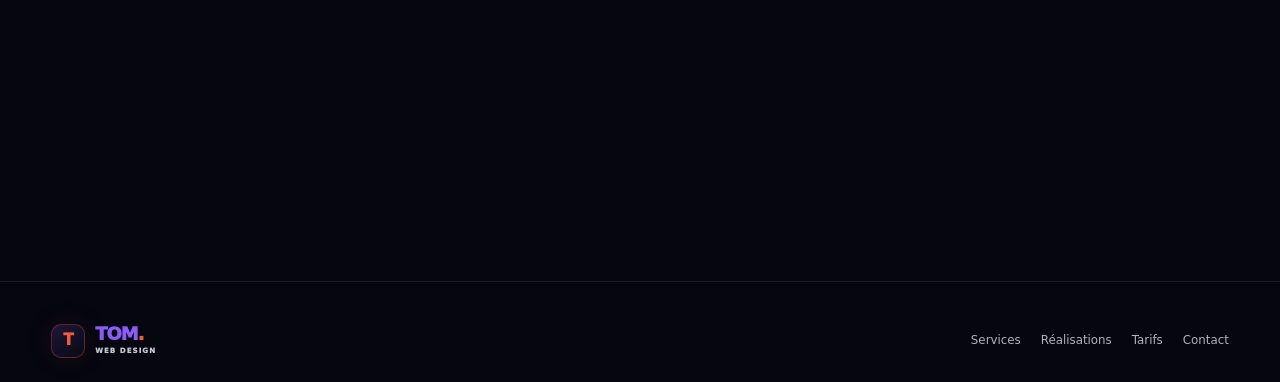
<file: projets/restaurant.html>
<!doctype html><html lang="fr"><head>
<meta charset="utf-8"><meta name="viewport" content="width=device-width,initial-scale=1">
<meta name="robots" content="index,follow,max-image-preview:large"><meta name="referrer" content="strict-origin-when-cross-origin"><meta name="color-scheme" content="dark">
<meta http-equiv="Content-Security-Policy" content="default-src 'self'; img-src 'self' data:; style-src 'self' 'unsafe-inline'; script-src 'self'; object-src 'none'; base-uri 'self'; form-action 'self'">
<meta name="description" content="Étude de cas webdesign conceptuelle — Le Dragon."><meta name="theme-color" content="#050610">
<title>Le Dragon — Étude de cas | Tom Webdesign</title>
<link rel="stylesheet" href="../css/style.css"><script defer src="../js/script.js"></script>
</head><body><header class="header"><div class="container navbar">
<a class="logo" href="../index.html"><span class="brand-symbol">T</span><span class="brand-word">TOM<span>.</span><small>WEB DESIGN</small></span></a>
<nav class="desktop-nav"><a href="../index.html">Accueil</a><a href="../services.html">Services</a><a class="active" aria-current="page" href="../projets.html">Réalisations</a><a href="../tarifs.html">Tarifs</a><a href="../a-propos.html">À propos</a><a href="../contact.html">Contact</a><a href="../lab.html">Lab</a></nav>
<a class="nav-cta" href="../contact.html">Démarrer un projet <span>→</span></a><button class="menu-btn" aria-label="Ouvrir le menu" aria-expanded="false">☰</button>
</div><nav class="mobile-nav"><a href="../index.html">Accueil</a><a href="../services.html">Services</a><a href="../projets.html">Réalisations</a><a href="../tarifs.html">Tarifs</a><a href="../a-propos.html">À propos</a><a href="../contact.html">Contact</a><a href="../lab.html">Lab</a></nav></header>
<main>
<section class="case-hero"><div class="container"><div class="case-intro reveal"><span class="eyebrow">RESTAURANT / ÉPICERIE · ÉTUDE DE CAS</span><h1>Une présence digitale qui ouvre <span class="accent">l’appétit avant la porte.</span></h1><p>Un concept premium pensé pour un restaurant et une épicerie asiatique : ambiance chaleureuse, informations utiles immédiatement visibles et actions rapides sur mobile.</p><div class="case-meta"><span><b>TYPE</b> Concept de démonstration</span><span><b>STACK</b> HTML · CSS · JavaScript</span><span><b>FORMAT</b> Desktop + Mobile</span></div></div>
<div class="case-cover case-cover-premium reveal"><img src="../images/le-dragon-full.webp" width="1536" height="1024" decoding="async" alt="Présentation photoréaliste du concept Le Dragon sur ordinateur portable et smartphone"></div></div></section>

<section class="section-tight"><div class="container"><div class="case-summary-grid reveal">
<div><span>01</span><small>OBJECTIF</small><strong>Créer l’envie et simplifier la réservation</strong></div>
<div><span>02</span><small>DIRECTION</small><strong>Noir, rouge profond, lumière chaude</strong></div>
<div><span>03</span><small>MOBILE</small><strong>Actions essentielles accessibles rapidement</strong></div>
<div><span>04</span><small>STATUT</small><strong>Concept portfolio — fonctionnalités à connecter sur un vrai projet</strong></div>
</div></div></section>

<section class="section"><div class="container narrative-grid">
<aside class="case-aside reveal"><span class="eyebrow">DÉMARCHE</span><h2>Une interface construite autour du métier.</h2><p>Le but n’est pas d’appliquer le même style à tous les clients, mais de choisir une direction adaptée au secteur et au parcours attendu.</p></aside>
<div class="case-chapters">
<article class="case-chapter reveal"><span class="chapter-number">01</span><div><h3>Le challenge</h3><p>Un restaurant local doit convaincre très vite : donner envie, rassurer sur l’ambiance et rendre les informations pratiques accessibles sans chercher.</p></div></article>
<article class="case-chapter reveal"><span class="chapter-number">02</span><div><h3>Direction créative</h3><p>Une esthétique sombre avec des tons rouges chauds, une photographie immersive et une typographie plus éditoriale. Le visuel porte l’émotion tandis que les CTA restent très lisibles.</p></div></article>
<article class="case-chapter reveal"><span class="chapter-number">03</span><div><h3>Expérience responsive</h3><p>Sur ordinateur, l’image installe l’univers du lieu. Sur mobile, le parcours se recentre sur réserver, consulter le menu, appeler ou obtenir l’itinéraire.</p></div></article>
</div></div></section>

<section class="section-tight"><div class="container feature-stage reveal"><div><span class="eyebrow">FONCTIONNALITÉS ENVISAGÉES</span><h2>Des fonctions utiles,<br>pas des gadgets.</h2><p>Les éléments ci-dessous correspondent au concept. Sur un vrai projet, ils seraient adaptés, connectés et testés selon le besoin.</p></div><ul><li>✓ Menu et spécialités</li><li>✓ Horaires et localisation</li><li>✓ Réservation / appel</li><li>✓ Itinéraire / Google Maps</li><li>✓ Responsive mobile-first</li></ul></div></section>

<section class="section"><div class="container technical-note reveal"><div><span class="eyebrow">TECHNIQUE</span><h2>Une base légère et évolutive.</h2></div><div class="tech-pills"><span>HTML sémantique</span><span>CSS responsive</span><span>JavaScript léger</span><span>Images WebP</span><span>SEO de base</span><span>Accessibilité à tester</span><span>Lighthouse à mesurer</span><span>HTTPS à configurer</span></div></div></section>

<section class="section"><div class="container cta reveal"><span class="eyebrow">PROJET SIMILAIRE</span><h2>Une direction adaptée<br><span class="accent">à votre propre entreprise.</span></h2><p>Ce concept montre une direction possible. Un projet client serait construit avec votre contenu, votre identité et vos objectifs.</p><div class="actions case-actions"><a class="btn secondary" href="../projets.html">← Toutes les réalisations</a><a class="btn primary magnetic" href="../contact.html">Créer un projet similaire →</a></div></div></section>
</main><footer><div class="container footer-row"><a class="logo" href="../index.html"><span class="brand-symbol">T</span><span class="brand-word">TOM<span>.</span><small>WEB DESIGN</small></span></a><div class="footer-links"><a href="../services.html">Services</a><a href="../projets.html">Réalisations</a><a href="../tarifs.html">Tarifs</a><a href="../contact.html">Contact</a></div></div></footer><a class="floating-cta" href="../contact.html" aria-label="Démarrer un projet">Démarrer un projet <span>↗</span></a></body></html>
</file>
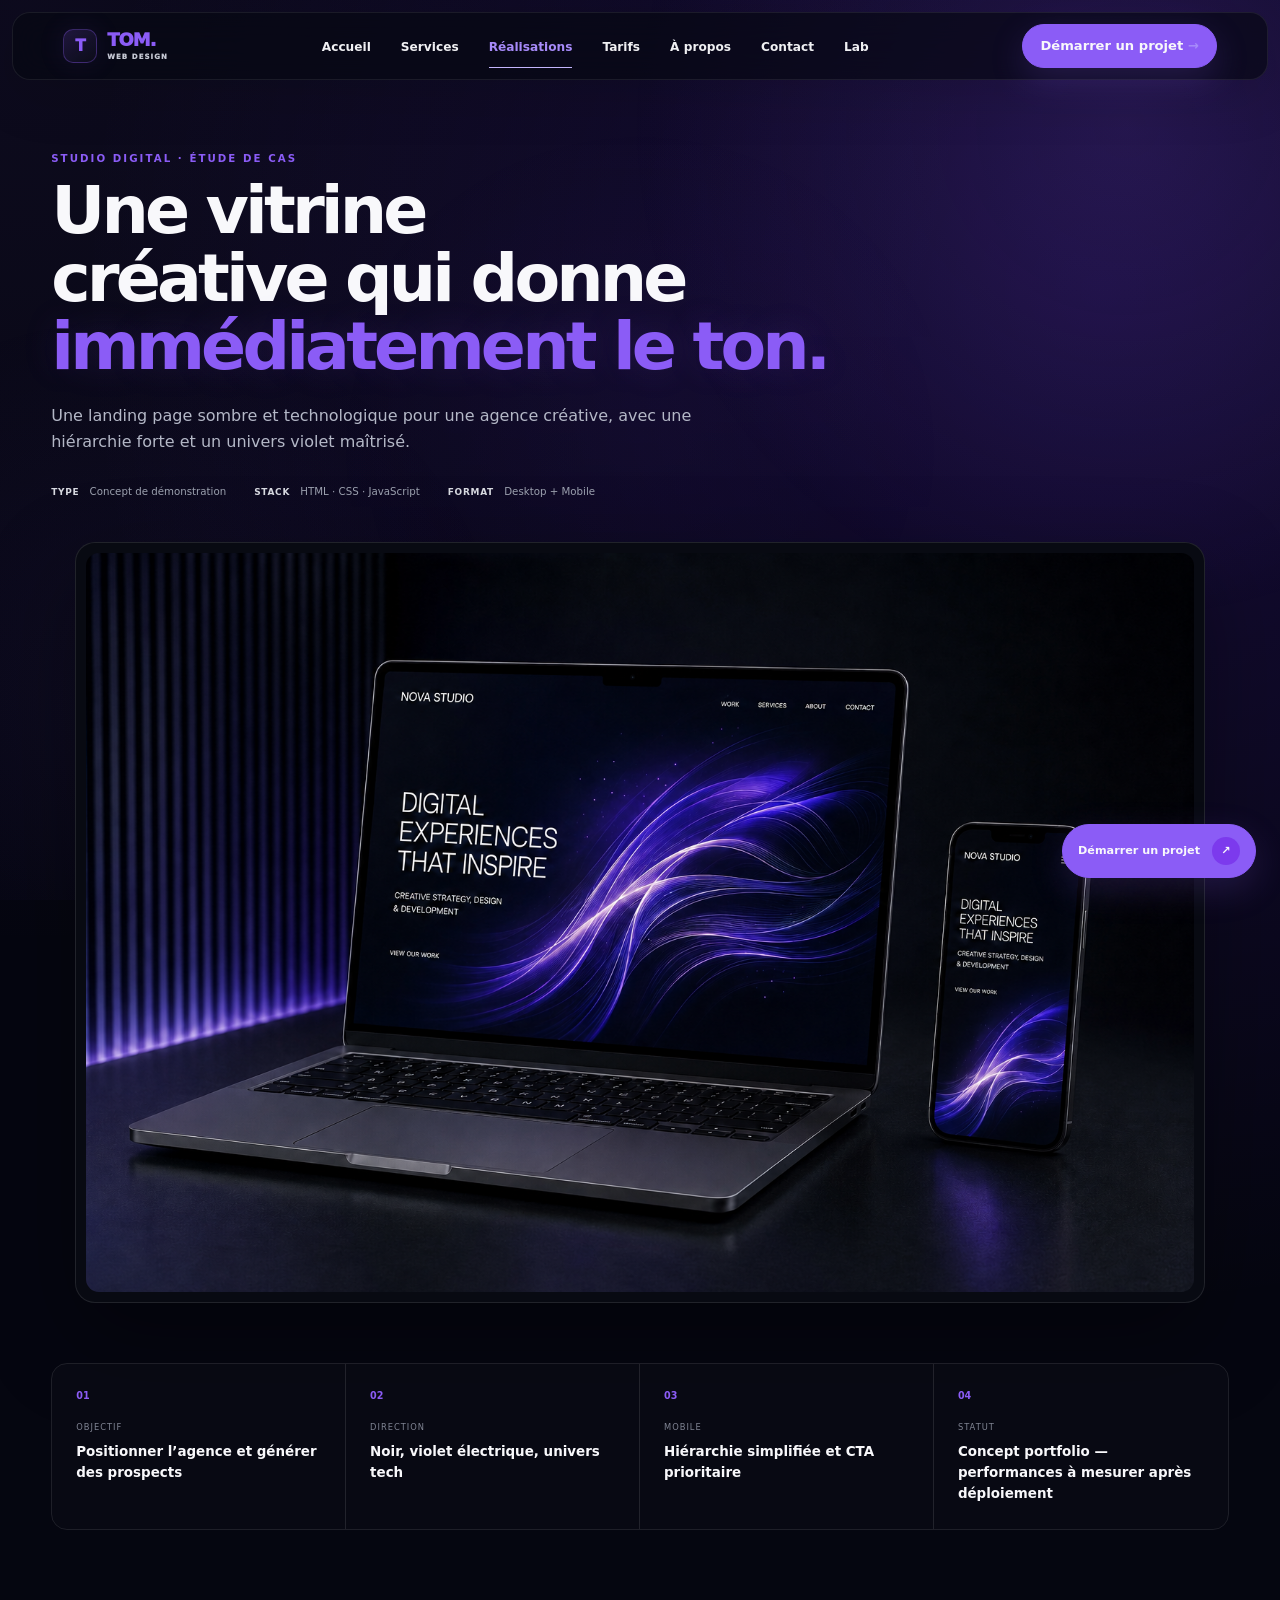
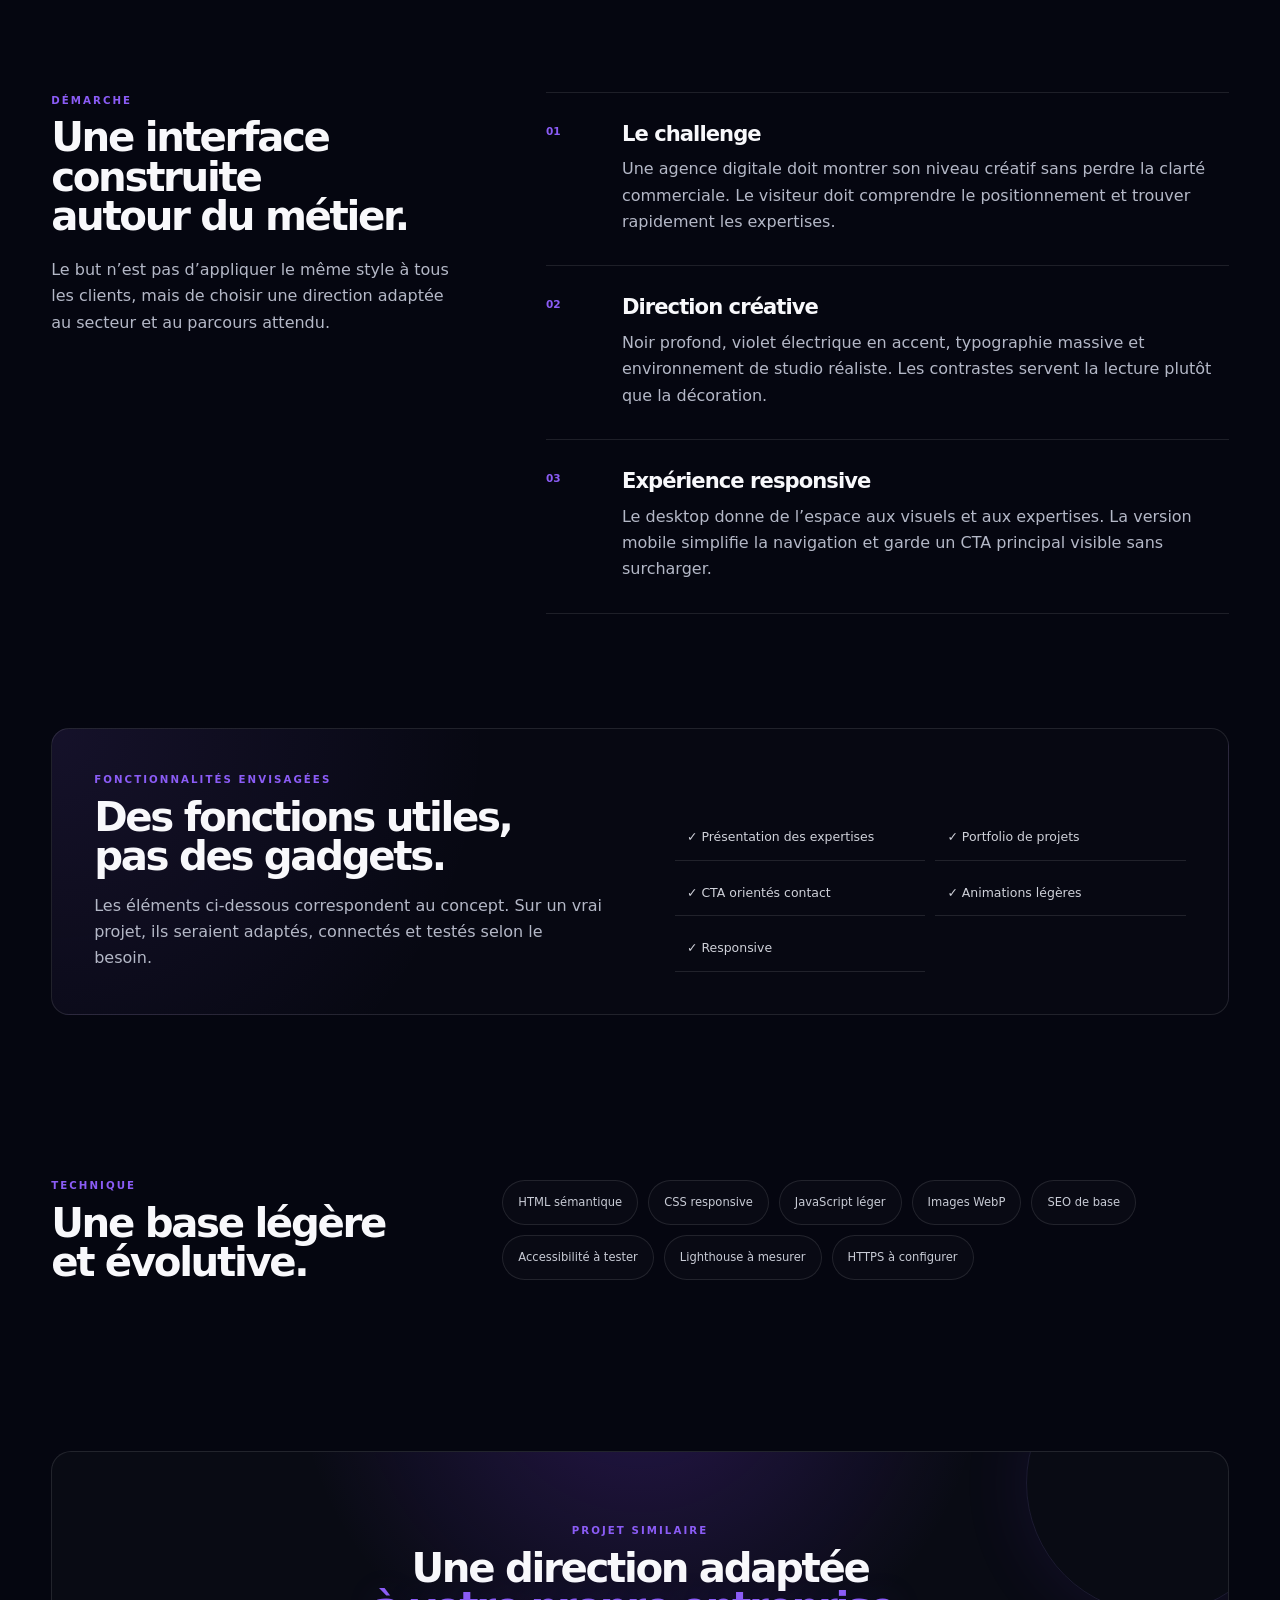
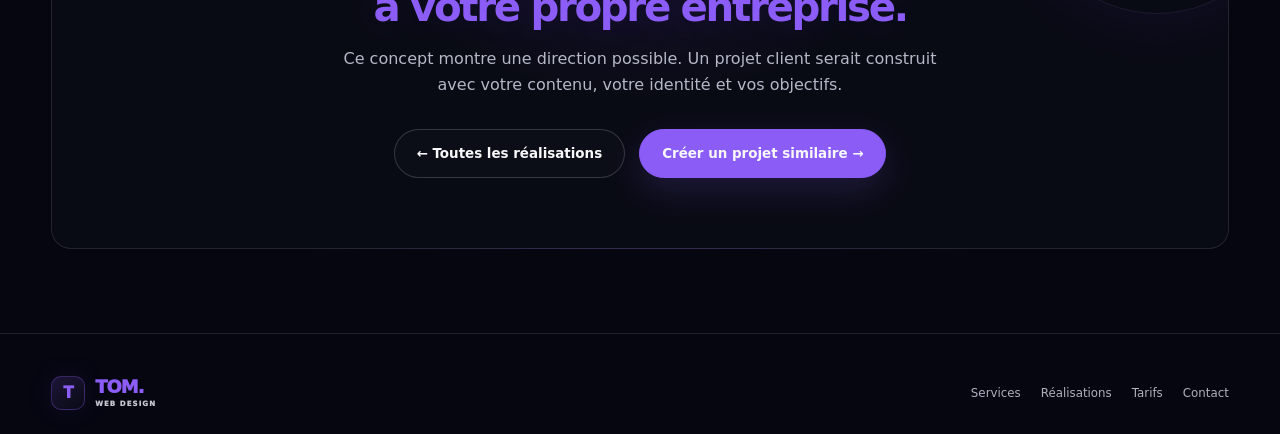
<file: projets/studio-digital.html>
<!doctype html><html lang="fr"><head>
<meta charset="utf-8"><meta name="viewport" content="width=device-width,initial-scale=1">
<meta name="robots" content="index,follow,max-image-preview:large"><meta name="referrer" content="strict-origin-when-cross-origin"><meta name="color-scheme" content="dark">
<meta http-equiv="Content-Security-Policy" content="default-src 'self'; img-src 'self' data:; style-src 'self' 'unsafe-inline'; script-src 'self'; object-src 'none'; base-uri 'self'; form-action 'self'">
<meta name="description" content="Étude de cas webdesign conceptuelle — Nova Studio."><meta name="theme-color" content="#050610">
<title>Nova Studio — Étude de cas | Tom Webdesign</title>
<link rel="stylesheet" href="../css/style.css"><script defer src="../js/script.js"></script>
</head><body><header class="header"><div class="container navbar">
<a class="logo" href="../index.html"><span class="brand-symbol">T</span><span class="brand-word">TOM<span>.</span><small>WEB DESIGN</small></span></a>
<nav class="desktop-nav"><a href="../index.html">Accueil</a><a href="../services.html">Services</a><a class="active" aria-current="page" href="../projets.html">Réalisations</a><a href="../tarifs.html">Tarifs</a><a href="../a-propos.html">À propos</a><a href="../contact.html">Contact</a><a href="../lab.html">Lab</a></nav>
<a class="nav-cta" href="../contact.html">Démarrer un projet <span>→</span></a><button class="menu-btn" aria-label="Ouvrir le menu" aria-expanded="false">☰</button>
</div><nav class="mobile-nav"><a href="../index.html">Accueil</a><a href="../services.html">Services</a><a href="../projets.html">Réalisations</a><a href="../tarifs.html">Tarifs</a><a href="../a-propos.html">À propos</a><a href="../contact.html">Contact</a><a href="../lab.html">Lab</a></nav></header>
<main>
<section class="case-hero"><div class="container"><div class="case-intro reveal"><span class="eyebrow">STUDIO DIGITAL · ÉTUDE DE CAS</span><h1>Une vitrine créative qui donne <span class="accent">immédiatement le ton.</span></h1><p>Une landing page sombre et technologique pour une agence créative, avec une hiérarchie forte et un univers violet maîtrisé.</p><div class="case-meta"><span><b>TYPE</b> Concept de démonstration</span><span><b>STACK</b> HTML · CSS · JavaScript</span><span><b>FORMAT</b> Desktop + Mobile</span></div></div>
<div class="case-cover case-cover-premium reveal"><img src="../images/nova-studio-full.webp" width="1536" height="1024" decoding="async" alt="Présentation photoréaliste du concept Nova Studio sur ordinateur portable et smartphone"></div></div></section>

<section class="section-tight"><div class="container"><div class="case-summary-grid reveal">
<div><span>01</span><small>OBJECTIF</small><strong>Positionner l’agence et générer des prospects</strong></div>
<div><span>02</span><small>DIRECTION</small><strong>Noir, violet électrique, univers tech</strong></div>
<div><span>03</span><small>MOBILE</small><strong>Hiérarchie simplifiée et CTA prioritaire</strong></div>
<div><span>04</span><small>STATUT</small><strong>Concept portfolio — performances à mesurer après déploiement</strong></div>
</div></div></section>

<section class="section"><div class="container narrative-grid">
<aside class="case-aside reveal"><span class="eyebrow">DÉMARCHE</span><h2>Une interface construite autour du métier.</h2><p>Le but n’est pas d’appliquer le même style à tous les clients, mais de choisir une direction adaptée au secteur et au parcours attendu.</p></aside>
<div class="case-chapters">
<article class="case-chapter reveal"><span class="chapter-number">01</span><div><h3>Le challenge</h3><p>Une agence digitale doit montrer son niveau créatif sans perdre la clarté commerciale. Le visiteur doit comprendre le positionnement et trouver rapidement les expertises.</p></div></article>
<article class="case-chapter reveal"><span class="chapter-number">02</span><div><h3>Direction créative</h3><p>Noir profond, violet électrique en accent, typographie massive et environnement de studio réaliste. Les contrastes servent la lecture plutôt que la décoration.</p></div></article>
<article class="case-chapter reveal"><span class="chapter-number">03</span><div><h3>Expérience responsive</h3><p>Le desktop donne de l’espace aux visuels et aux expertises. La version mobile simplifie la navigation et garde un CTA principal visible sans surcharger.</p></div></article>
</div></div></section>

<section class="section-tight"><div class="container feature-stage reveal"><div><span class="eyebrow">FONCTIONNALITÉS ENVISAGÉES</span><h2>Des fonctions utiles,<br>pas des gadgets.</h2><p>Les éléments ci-dessous correspondent au concept. Sur un vrai projet, ils seraient adaptés, connectés et testés selon le besoin.</p></div><ul><li>✓ Présentation des expertises</li><li>✓ Portfolio de projets</li><li>✓ CTA orientés contact</li><li>✓ Animations légères</li><li>✓ Responsive</li></ul></div></section>

<section class="section"><div class="container technical-note reveal"><div><span class="eyebrow">TECHNIQUE</span><h2>Une base légère et évolutive.</h2></div><div class="tech-pills"><span>HTML sémantique</span><span>CSS responsive</span><span>JavaScript léger</span><span>Images WebP</span><span>SEO de base</span><span>Accessibilité à tester</span><span>Lighthouse à mesurer</span><span>HTTPS à configurer</span></div></div></section>

<section class="section"><div class="container cta reveal"><span class="eyebrow">PROJET SIMILAIRE</span><h2>Une direction adaptée<br><span class="accent">à votre propre entreprise.</span></h2><p>Ce concept montre une direction possible. Un projet client serait construit avec votre contenu, votre identité et vos objectifs.</p><div class="actions case-actions"><a class="btn secondary" href="../projets.html">← Toutes les réalisations</a><a class="btn primary magnetic" href="../contact.html">Créer un projet similaire →</a></div></div></section>
</main><footer><div class="container footer-row"><a class="logo" href="../index.html"><span class="brand-symbol">T</span><span class="brand-word">TOM<span>.</span><small>WEB DESIGN</small></span></a><div class="footer-links"><a href="../services.html">Services</a><a href="../projets.html">Réalisations</a><a href="../tarifs.html">Tarifs</a><a href="../contact.html">Contact</a></div></div></footer><a class="floating-cta" href="../contact.html" aria-label="Démarrer un projet">Démarrer un projet <span>↗</span></a></body></html>
</file>
<file: css/style.css>
:root{
  --bg:#050610;
  --bg2:#090b16;
  --card:#0c0f1b;
  --text:#f8f8fb;
  --muted:#b4b8c7;
  --line:rgba(255,255,255,.10);
  --purple:#8b5cf6;
  --purple2:#6d28d9;
  --purpleSoft:#a78bfa;
  --green:#32e38c;
  --max:1380px;
}
*{box-sizing:border-box;margin:0;padding:0}
html{scroll-behavior:smooth;scroll-padding-top:92px}
body{
  font-family:Inter,ui-sans-serif,system-ui,-apple-system,"Segoe UI",sans-serif;
  color:var(--text);
  background:
    radial-gradient(circle at 86% 8%,rgba(108,42,255,.17),transparent 29%),
    radial-gradient(circle at 2% 0%,rgba(112,69,196,.08),transparent 25%),
    var(--bg);
  line-height:1.65;
  overflow-x:hidden;
}
body:before{
  content:"";position:fixed;inset:0;pointer-events:none;z-index:-2;
  background-image:
    linear-gradient(rgba(255,255,255,.022) 1px,transparent 1px),
    linear-gradient(90deg,rgba(255,255,255,.022) 1px,transparent 1px);
  background-size:68px 68px;
  mask-image:linear-gradient(#000,transparent 75%);
}
a{text-decoration:none;color:inherit}
img{max-width:100%;display:block}
button,input,textarea,select{font:inherit}
.container{width:min(92%,var(--max));margin:auto}

/* NAV */
.header{
  position:fixed;inset:0 0 auto;z-index:1000;
  background:rgba(5,6,16,.78);
  backdrop-filter:blur(18px);
  border-bottom:1px solid rgba(255,255,255,.045);
}
.navbar{height:74px;display:flex;align-items:center;gap:40px}
.logo{font-size:1.7rem;font-weight:950;letter-spacing:-.065em;line-height:.85}
.logo span{color:var(--purple)}
.logo small{display:block;font-size:.52rem;letter-spacing:.12em;margin-top:6px}
.desktop-nav{display:flex;gap:34px;margin:auto;font-size:.86rem;font-weight:750}
.desktop-nav a{color:#f0f0f3;transition:.2s}
.desktop-nav a:hover,.desktop-nav a.active{color:var(--purpleSoft)}
.nav-cta{border:1px solid rgba(255,255,255,.18);border-radius:7px;padding:12px 20px;font-size:.82rem;font-weight:800;transition:.2s}
.nav-cta:hover{background:white;color:#070810}
.menu-btn{display:none;background:none;border:0;color:white;font-size:1.5rem}
.mobile-nav{display:none;flex-direction:column;padding:12px 4% 20px;border-top:1px solid var(--line)}
.mobile-nav a{padding:11px 0;color:#d3d5df}

/* TYPO */
.eyebrow{color:#a978ff;font-size:.64rem;font-weight:900;letter-spacing:.17em;margin-bottom:10px;display:block}
h1,h2,h3{letter-spacing:-.045em;line-height:1.02}
h1{font-size:clamp(3.15rem,5.2vw,5.8rem)}
h2{font-size:clamp(2.1rem,3.4vw,3.45rem)}
h3{font-size:1.32rem}
.accent{color:#9b6cff;text-shadow:0 0 35px rgba(139,92,246,.15)}
.muted{color:var(--muted)}

/* BUTTONS */
.btn{
  display:inline-flex;align-items:center;justify-content:center;gap:14px;
  min-height:49px;padding:0 22px;border-radius:6px;
  border:1px solid rgba(255,255,255,.17);
  font-weight:800;font-size:.84rem;transition:.22s;
}
.btn:hover{transform:translateY(-2px)}
.btn.primary{background:linear-gradient(135deg,#7c3aed,#6d28d9);border-color:#8b5cf6}
.btn.secondary{background:rgba(255,255,255,.015)}
.actions{display:flex;gap:14px;flex-wrap:wrap;margin-top:31px}

/* HERO */
.hero{padding:116px 0 36px;min-height:660px;display:flex;align-items:center}
.hero-grid{display:grid;grid-template-columns:.94fr 1.06fr;gap:34px;align-items:center}
.badge{
  display:inline-flex;align-items:center;gap:8px;
  border:1px solid rgba(255,255,255,.15);
  border-radius:999px;padding:7px 12px;
  color:#c8cbd5;font-size:.65rem;letter-spacing:.035em;
  margin-bottom:22px;background:rgba(255,255,255,.018)
}
.badge i{width:7px;height:7px;border-radius:50%;background:var(--green);box-shadow:0 0 12px var(--green)}
.hero h1{font-weight:920;max-width:760px}
.hero .lead{font-size:1.02rem;color:#c0c3cf;max-width:590px;margin-top:24px;line-height:1.75}
.hero-showcase{position:relative}
.hero-showcase img{
  width:100%;height:515px;object-fit:cover;object-position:center;
  border-radius:18px;box-shadow:0 40px 90px rgba(0,0,0,.5)
}
.hero-showcase:before{
  content:"";position:absolute;right:0;top:55px;width:210px;height:210px;
  background:linear-gradient(145deg,#7137ff,#2d0d9d);border-radius:50%;
  filter:blur(.2px);box-shadow:0 0 65px rgba(112,55,255,.48);z-index:-1
}
.metrics{display:grid;grid-template-columns:repeat(4,1fr);max-width:650px;margin-top:28px}
.metric{padding-right:18px;margin-right:18px;border-right:1px solid rgba(255,255,255,.08)}
.metric:last-child{border-right:0}
.metric .label{font-size:.56rem;color:#b8bbc7}
.metric .label b{color:var(--purpleSoft);margin-right:5px}
.metric strong{display:block;font-size:1.55rem;line-height:1;margin-top:11px}
.metric span{display:block;color:#9297a6;font-size:.59rem;margin-top:8px}

/* SECTIONS */
.section{padding:84px 0}
.section-tight{padding:30px 0 78px}
.section-head-row{display:flex;align-items:end;justify-content:space-between;gap:30px;margin-bottom:28px}
.section-head-row p{max-width:570px;color:var(--muted)}
.projects-grid{display:grid;grid-template-columns:repeat(3,1fr);gap:14px}
.project-card{
  min-height:250px;position:relative;overflow:hidden;
  border:1px solid rgba(255,255,255,.10);border-radius:12px;
  background:#0b0d16;transition:.3s;box-shadow:0 18px 55px rgba(0,0,0,.25)
}
.project-card:hover{transform:translateY(-5px);border-color:rgba(167,139,250,.42)}
.project-card img{position:absolute;inset:0;width:100%;height:100%;object-fit:cover;transition:.4s}
.project-card:hover img{transform:scale(1.035)}
.project-card:after{content:"";position:absolute;inset:0;background:linear-gradient(to top,rgba(0,0,0,.92),rgba(0,0,0,.28) 58%,rgba(0,0,0,.06))}
.project-copy{position:absolute;z-index:2;left:20px;right:20px;bottom:18px}
.project-copy small{font-size:.6rem;letter-spacing:.08em}
.project-copy h3{margin-top:5px}
.project-copy p{font-size:.75rem;line-height:1.55;color:#e0e2e8;margin-top:8px}
.project-copy .link{display:inline-block;margin-top:11px;font-size:.68rem;font-weight:850}

/* SERVICES */
.services-grid{display:grid;grid-template-columns:repeat(4,1fr);gap:14px}
.service{
  min-height:245px;padding:25px;border-radius:12px;
  border:1px solid var(--line);
  background:linear-gradient(180deg,rgba(255,255,255,.025),rgba(255,255,255,.012));
  transition:.3s
}
.service:hover{transform:translateY(-5px);border-color:rgba(167,139,250,.38)}
.service .icon{
  width:42px;height:42px;border-radius:8px;display:grid;place-items:center;
  color:#ba9dff;background:rgba(139,92,246,.10);border:1px solid rgba(139,92,246,.24);
  margin-bottom:31px
}
.service p{font-size:.79rem;color:var(--muted);margin-top:10px}
.service .tag{display:inline-block;margin-top:18px;border:1px solid var(--line);border-radius:999px;padding:5px 9px;font-size:.58rem;color:#c5c8d1}

/* OFFERS */
.offers{display:grid;grid-template-columns:repeat(3,1fr);gap:14px}
.offer{
  position:relative;padding:26px;border:1px solid var(--line);border-radius:12px;
  background:rgba(255,255,255,.018)
}
.offer.featured{
  border-color:rgba(139,92,246,.5);
  background:radial-gradient(circle at 50% 0,rgba(139,92,246,.12),transparent 38%),rgba(255,255,255,.02)
}
.ribbon{position:absolute;top:-11px;left:50%;transform:translateX(-50%);background:#7c3aed;border-radius:999px;padding:4px 10px;font-size:.5rem;font-weight:900}
.offer .price{font-size:1.8rem;font-weight:900;margin:15px 0}
.offer p{font-size:.79rem;color:var(--muted);min-height:58px}
.offer ul{list-style:none;display:grid;gap:8px;margin:20px 0 26px}
.offer li{font-size:.76rem;color:#c8cbd5}

/* CTA */
.cta{
  padding:70px 8%;text-align:center;border-radius:16px;border:1px solid var(--line);
  background:radial-gradient(circle at 50% -25%,rgba(124,58,237,.25),transparent 45%),#090b14
}
.cta p{max-width:610px;margin:18px auto 26px;color:var(--muted)}

/* INNER PAGES */
.page-hero{padding:145px 0 55px}
.page-hero p{max-width:720px;color:var(--muted);margin-top:18px}
.case-cover{margin-top:30px;border-radius:14px;overflow:hidden;border:1px solid var(--line)}
.case-cover img{width:100%;max-height:650px;object-fit:cover}
.case-layout{display:grid;grid-template-columns:.7fr 1.3fr;gap:55px}
.case-layout p{color:var(--muted);margin-top:12px}
.case-layout ul{list-style:none;display:grid;gap:9px;margin-top:20px}
.contact-grid{display:grid;grid-template-columns:.85fr 1.15fr;gap:42px}
.form-box{border:1px solid var(--line);border-radius:12px;padding:26px;background:rgba(255,255,255,.02)}
.form-grid{display:grid;grid-template-columns:repeat(2,1fr);gap:12px}
.field{display:flex;flex-direction:column;gap:6px}
.field.full{grid-column:1/-1}
.field label{font-size:.7rem;color:#c6c8d1}
.field input,.field textarea,.field select{background:#090b13;color:white;border:1px solid var(--line);border-radius:6px;padding:12px 13px;outline:none}
.field textarea{min-height:145px}
.notice{font-size:.65rem;color:#7e8493;margin-top:9px}
.lab-grid{display:grid;grid-template-columns:repeat(2,1fr);gap:14px}
.lab-card{min-height:220px;border:1px solid var(--line);border-radius:12px;padding:25px;background:rgba(255,255,255,.02)}
.orb{width:90px;height:90px;border-radius:50%;margin:28px auto;background:linear-gradient(145deg,#7c3aed,#22d3ee);animation:orb 3s ease-in-out infinite}
@keyframes orb{50%{transform:translateY(-15px) rotate(12deg) scale(1.08)}}

/* CASE STUDY — fiche technique du projet */
.specs-grid{display:grid;grid-template-columns:repeat(4,1fr);gap:1px;background:var(--line);border:1px solid var(--line);border-radius:12px;overflow:hidden}
.spec-item{background:#0b0d16;padding:24px 22px}
.spec-item .spec-label{color:#a978ff;font-size:.62rem;font-weight:900;letter-spacing:.14em;display:block;margin-bottom:11px}
.spec-item p{color:#dcdee6;font-size:.82rem;line-height:1.55}
@media(max-width:1000px){.specs-grid{grid-template-columns:repeat(2,1fr)}}
@media(max-width:700px){.specs-grid{grid-template-columns:1fr}}

/* FOOTER */
footer{border-top:1px solid var(--line);padding:42px 0 24px}
.footer-row{display:flex;align-items:center;justify-content:space-between;gap:30px}
.footer-links{display:flex;gap:20px;color:#aeb2bf;font-size:.74rem}

/* ANIM */
.reveal{opacity:0;transform:translateY(22px);transition:.65s ease}
.reveal.visible{opacity:1;transform:none}

@media(max-width:1000px){
  .desktop-nav,.nav-cta{display:none}.menu-btn{display:block;margin-left:auto}
  .hero-grid{grid-template-columns:1fr}.hero-showcase img{height:auto}
  .projects-grid,.services-grid,.offers{grid-template-columns:1fr 1fr}
  .case-layout,.contact-grid{grid-template-columns:1fr}
}
@media(max-width:700px){
  .hero{padding-top:115px}.hero h1{font-size:clamp(3rem,13vw,4.8rem)}
  .metrics{grid-template-columns:1fr 1fr;gap:18px}.metric{border:0}
  .projects-grid,.services-grid,.offers,.lab-grid{grid-template-columns:1fr}
  .section-head-row,.footer-row{align-items:flex-start;flex-direction:column}
  .form-grid{grid-template-columns:1fr}.field.full{grid-column:auto}
  .actions{flex-direction:column}.btn{width:100%}
}
@media(prefers-reduced-motion:reduce){
  *{animation:none!important;transition:none!important;scroll-behavior:auto!important}
  .reveal{opacity:1;transform:none}
}


/* V3 — richer portfolio + lab */
.lab-grid{grid-template-columns:repeat(3,1fr)}
.lab-card{
  position:relative;overflow:hidden;min-height:300px;
  background:
    radial-gradient(circle at 90% 5%,rgba(139,92,246,.11),transparent 32%),
    linear-gradient(180deg,rgba(255,255,255,.025),rgba(255,255,255,.012));
}
.lab-card.wide{grid-column:span 2}
.lab-icon{
  width:48px;height:48px;border-radius:12px;display:grid;place-items:center;
  color:#c3a9ff;background:rgba(139,92,246,.10);
  border:1px solid rgba(139,92,246,.28);font-size:1.2rem;margin-bottom:28px
}
.lab-card p{margin-top:10px}
.mini-browser{
  margin-top:25px;border:1px solid rgba(255,255,255,.12);border-radius:10px;
  background:#080a13;overflow:hidden;box-shadow:0 18px 40px rgba(0,0,0,.25)
}
.mini-bar{height:31px;border-bottom:1px solid var(--line);display:flex;align-items:center;gap:5px;padding:0 10px}
.mini-bar i{width:6px;height:6px;border-radius:50%;background:#505462}
.mini-screen{height:125px;padding:18px;background:radial-gradient(circle at 70% 30%,rgba(139,92,246,.18),transparent 35%)}
.mini-screen b,.mini-screen span{display:block;border-radius:999px;background:#373b49}
.mini-screen b{width:54%;height:12px;margin-top:20px;background:#9d79ff}
.mini-screen span{width:75%;height:5px;margin-top:12px}
.mini-screen span:last-child{width:48%}
.devices{height:150px;display:flex;align-items:end;justify-content:center;gap:10px;margin-top:18px}
.devices div{border:2px solid #545968;background:#0a0c15;border-radius:8px;box-shadow:0 15px 35px rgba(0,0,0,.25)}
.devices .pc{width:185px;height:112px}.devices .tab{width:82px;height:105px}.devices .phone{width:46px;height:88px}
.gauge-row{display:flex;gap:16px;flex-wrap:wrap;margin-top:28px}
.gauge{width:86px;height:86px;border-radius:50%;display:grid;place-items:center;background:conic-gradient(#8b5cf6 94%,#252938 0);position:relative}
.gauge:before{content:"";position:absolute;inset:6px;border-radius:50%;background:#0b0e18}
.gauge span{position:relative;font-weight:900}.gauge small{position:absolute;top:94px;width:110px;text-align:center;color:#8f94a3;font-size:.57rem}
.security-demo{display:grid;gap:10px;margin-top:25px}
.security-demo div{display:flex;align-items:center;justify-content:space-between;padding:11px 0;border-bottom:1px solid var(--line);font-size:.74rem;color:#c9ccd5}
.security-demo b{color:#a98aff;font-size:.63rem}
.code-window{margin-top:22px;border:1px solid var(--line);border-radius:10px;background:#070912;padding:18px;font-family:ui-monospace,SFMono-Regular,Consolas,monospace;font-size:.68rem;color:#b9becb;line-height:1.9}
.code-window em{font-style:normal;color:#a98aff}.code-window strong{color:#5ee6a4}
.process-grid{display:grid;grid-template-columns:repeat(4,1fr);gap:14px}
.process-card{border-top:1px solid var(--line);padding-top:22px}
.process-card span{color:#8b5cf6;font-size:.68rem;font-weight:900}.process-card h3{margin-top:15px}.process-card p{color:var(--muted);font-size:.78rem;margin-top:9px}
.trust-strip{display:grid;grid-template-columns:repeat(4,1fr);border:1px solid var(--line);border-radius:12px;overflow:hidden}
.trust-item{padding:24px;border-right:1px solid var(--line);background:rgba(255,255,255,.015)}
.trust-item:last-child{border-right:0}.trust-item strong{display:block;font-size:1.1rem}.trust-item span{color:#8f94a3;font-size:.65rem}
.project-card img{image-rendering:auto}
.case-cover img{min-height:520px}
@media(max-width:1000px){
  .lab-grid{grid-template-columns:1fr 1fr}.lab-card.wide{grid-column:span 2}
  .process-grid,.trust-strip{grid-template-columns:1fr 1fr}
}
@media(max-width:700px){
  .lab-grid{grid-template-columns:1fr}.lab-card.wide{grid-column:auto}
  .process-grid,.trust-strip{grid-template-columns:1fr}.trust-item{border-right:0;border-bottom:1px solid var(--line)}
  .case-cover img{min-height:300px}
}

/* V6 — exact approved photorealistic direction */
.hero-showcase{
  overflow:hidden;
  border-radius:20px;
  border:1px solid rgba(255,255,255,.09);
  background:#070811;
  box-shadow:0 35px 100px rgba(0,0,0,.48);
}
.hero-showcase img{
  width:100%;
  height:520px;
  object-fit:cover;
  object-position:center;
  border-radius:20px;
}
.project-card{
  min-height:330px;
  border-color:rgba(255,255,255,.12);
}
.project-card img{
  width:100%;
  height:100%;
  object-fit:cover;
  object-position:center;
  filter:none;
}
.project-card:after{
  background:linear-gradient(180deg,rgba(3,4,10,.03) 15%,rgba(3,4,10,.16) 48%,rgba(3,4,10,.94) 100%);
}
.project-copy{
  text-shadow:0 2px 12px rgba(0,0,0,.65);
}
.case-cover{
  background:#080912;
  border:1px solid rgba(255,255,255,.10);
  box-shadow:0 28px 80px rgba(0,0,0,.34);
}
.case-cover img{
  width:100%;
  height:min(68vh,720px);
  object-fit:cover;
  object-position:center;
}
@media(max-width:700px){
  .hero-showcase img{height:350px}
  .project-card{min-height:315px}
  .case-cover img{height:390px}
}


/* V7 — double résolution propre : CARD / FULL */
.project-card img{
  width:100%;
  height:100%;
  object-fit:cover;
}

/* La page projet ne force plus une petite image à remplir 1400–1600 px. */
.case-cover{
  width:min(1120px, calc(100% - 40px));
  margin:38px auto 0;
  border-radius:18px;
  overflow:hidden;
  background:#080912;
  border:1px solid rgba(255,255,255,.10);
}
.case-cover img{
  display:block;
  width:100%;
  height:auto !important;
  max-height:none !important;
  object-fit:contain !important;
}

/* Hero sans petit bouton/flèche flottante */
.hero-showcase{
  position:relative;
  overflow:visible;
  border:0 !important;
  background:transparent !important;
  box-shadow:none !important;
}
.hero-showcase img{
  width:100%;
  height:auto !important;
  max-height:none;
  object-fit:contain;
  border:0 !important;
  border-radius:0 !important;
  background:transparent;
  box-shadow:none;
}
.hero-showcase .scroll,
.hero-showcase .scroll-down,
.hero-showcase .arrow,
.hero-showcase [class*="arrow"],
.hero-showcase [class*="scroll"]{
  display:none !important;
}

/* On évite tout agrandissement agressif sur grands écrans. */
@media(min-width:1400px){
  .case-cover{width:min(1180px, calc(100% - 80px))}
}
@media(max-width:700px){
  .case-cover{width:calc(100% - 28px);margin-top:24px;border-radius:14px}
}


/* =========================================================
   V8 HERO — visuel réellement intégré au fond de la page
   ========================================================= */

.hero{
  position:relative;
  min-height:720px;
  overflow:hidden;
  isolation:isolate;
}

.hero .container{
  position:relative;
  z-index:3;
}

.hero-grid{
  display:block !important;
  position:relative;
}

.hero-grid > .reveal:first-child{
  width:min(48%, 690px);
  position:relative;
  z-index:4;
}

/* Le visuel n'est plus une "carte" : aucun cadre, aucune ombre rectangulaire. */
.hero-showcase{
  position:absolute !important;
  z-index:1;
  top:98px;
  right:-2vw;
  width:min(64vw, 1030px);
  min-height:0 !important;
  overflow:visible !important;
  border:0 !important;
  border-radius:0 !important;
  background:transparent !important;
  box-shadow:none !important;
  pointer-events:none;
}

.hero-showcase::before,
.hero-showcase::after{
  display:none !important;
  content:none !important;
}

.hero-showcase img{
  display:block;
  width:100% !important;
  height:auto !important;
  max-height:none !important;
  object-fit:contain !important;
  object-position:center !important;
  border:0 !important;
  outline:0 !important;
  border-radius:0 !important;
  background:transparent !important;
  box-shadow:none !important;
  filter:none !important;
}

/* Fond lumineux local : il prolonge visuellement le violet de l'image dans la page. */
.hero::after{
  content:"";
  position:absolute;
  z-index:0;
  width:62vw;
  height:620px;
  right:-8vw;
  top:55px;
  background:
    radial-gradient(circle at 45% 35%, rgba(122,72,255,.18), transparent 38%),
    radial-gradient(circle at 80% 48%, rgba(78,36,180,.11), transparent 46%);
  filter:blur(18px);
  pointer-events:none;
}

/* Désactive absolument toute flèche ajoutée au hero par les anciennes versions. */
.hero .scroll-indicator,
.hero .scroll-down,
.hero .hero-arrow,
.hero [class*="scroll-indicator"],
.hero-showcase [class*="arrow"],
.hero-showcase [class*="scroll"]{
  display:none !important;
}

/* Les métriques restent au-dessus du visuel. */
.hero .metrics{
  position:relative;
  z-index:5;
}

/* Desktop large : le visuel déborde légèrement vers la droite,
   comme un objet posé dans la composition plutôt qu'une image encadrée. */
@media(min-width:1250px){
  .hero-showcase{
    right:-4vw;
    width:min(66vw, 1080px);
  }
}

/* Tablettes : on repasse en composition verticale mais toujours sans cadre. */
@media(max-width:1000px){
  .hero{
    min-height:auto;
    overflow:hidden;
  }
  .hero-grid{
    display:flex !important;
    flex-direction:column;
    gap:38px;
  }
  .hero-grid > .reveal:first-child{
    width:100%;
  }
  .hero-showcase{
    position:relative !important;
    top:auto;
    right:auto;
    width:112%;
    margin-left:-6%;
    margin-top:8px;
  }
}

/* ============================================================
   V9 — HERO FINAL
   Objectif : uniquement laptop + téléphone intégrés au fond.
   Aucun rectangle, aucun faux menu, aucune flèche.
   ============================================================ */

.hero {
  position: relative;
  overflow: hidden;
  isolation: isolate;
}

.hero-grid {
  position: relative !important;
  display: block !important;
  min-height: 650px;
}

.hero-grid > .reveal:first-child {
  position: relative;
  z-index: 5;
  width: min(48%, 680px);
}

/* Annule TOUT ce qui donnait l'impression d'une carte/image. */
.hero-showcase,
.hero-showcase.reveal {
  position: absolute !important;
  z-index: 2 !important;
  top: 80px !important;
  right: -4.5vw !important;
  width: min(67vw, 1080px) !important;
  height: auto !important;
  min-height: 0 !important;
  margin: 0 !important;
  padding: 0 !important;
  overflow: visible !important;
  border: 0 !important;
  outline: 0 !important;
  border-radius: 0 !important;
  background: transparent !important;
  box-shadow: none !important;
  pointer-events: none;
}

.hero-showcase::before,
.hero-showcase::after {
  content: none !important;
  display: none !important;
}

.hero-showcase img {
  display: block !important;
  width: 100% !important;
  height: auto !important;
  max-height: none !important;
  margin: 0 !important;
  padding: 0 !important;
  object-fit: contain !important;
  object-position: center !important;
  border: 0 !important;
  outline: 0 !important;
  border-radius: 0 !important;
  background: transparent !important;
  box-shadow: none !important;
  filter: none !important;
}

/* Prolonge la lumière violette derrière les appareils dans le vrai fond HTML. */
.hero::before {
  content: "";
  position: absolute;
  z-index: 0;
  width: 66vw;
  height: 650px;
  top: 15px;
  right: -12vw;
  background:
    radial-gradient(circle at 48% 42%, rgba(130, 78, 255, .18), transparent 38%),
    radial-gradient(circle at 78% 48%, rgba(86, 40, 190, .12), transparent 48%);
  filter: blur(28px);
  pointer-events: none;
}

/* Suppression absolue de la flèche / scroll indicator des anciennes versions. */
.hero-showcase .arrow,
.hero-showcase .scroll,
.hero-showcase .scroll-down,
.hero-showcase .scroll-indicator,
.hero-showcase [class*="arrow"],
.hero-showcase [class*="scroll"],
.hero .hero-arrow,
.hero .scroll-indicator,
.hero .scroll-down {
  display: none !important;
  visibility: hidden !important;
  opacity: 0 !important;
}

/* Les cartes projets utilisent leurs miniatures. Les pages projet utilisent FULL. */
.project-card img {
  width: 100%;
  height: 100%;
  object-fit: cover;
}

.case-cover {
  width: min(1080px, calc(100% - 48px)) !important;
  margin: 38px auto 0 !important;
}

.case-cover img {
  display: block !important;
  width: 100% !important;
  height: auto !important;
  max-height: none !important;
  object-fit: contain !important;
}

/* Responsive */
@media (max-width: 1000px) {
  .hero-grid {
    display: flex !important;
    flex-direction: column;
    min-height: 0;
  }

  .hero-grid > .reveal:first-child {
    width: 100%;
  }

  .hero-showcase,
  .hero-showcase.reveal {
    position: relative !important;
    top: auto !important;
    right: auto !important;
    width: 116% !important;
    margin: 18px 0 0 -8% !important;
  }
}

@media (max-width: 700px) {
  .hero-showcase,
  .hero-showcase.reveal {
    width: 128% !important;
    margin-left: -14% !important;
  }

  .case-cover {
    width: calc(100% - 28px) !important;
  }
}

/* =========================================================
   V14 — premium interaction & commercial polish
   ========================================================= */
.header{transition:background .3s,border-color .3s,box-shadow .3s,transform .3s}
.header.scrolled{background:rgba(5,6,16,.92);border-bottom-color:rgba(255,255,255,.09);box-shadow:0 12px 40px rgba(0,0,0,.22)}
.navbar{height:78px}
.logo{display:inline-flex;align-items:center;gap:10px;letter-spacing:0}
.brand-symbol{width:34px;height:34px;display:grid;place-items:center;border:1px solid rgba(167,139,250,.34);border-radius:10px;background:linear-gradient(145deg,rgba(139,92,246,.18),rgba(255,255,255,.02));font-size:.95rem;letter-spacing:-.04em;box-shadow:inset 0 1px 0 rgba(255,255,255,.08),0 10px 30px rgba(109,40,217,.14)}
.brand-word{font-size:1.12rem;font-weight:950;letter-spacing:-.05em;line-height:.8}.brand-word>span{color:var(--purple)}.brand-word small{display:block;font-size:.44rem;letter-spacing:.15em;margin-top:7px;color:#c5c8d3}
.desktop-nav a{position:relative;padding:29px 0}.desktop-nav a:after{content:"";position:absolute;left:0;right:100%;bottom:17px;height:1px;background:var(--purpleSoft);transition:right .25s}.desktop-nav a:hover:after,.desktop-nav a.active:after{right:0}
.nav-cta{background:rgba(255,255,255,.03);box-shadow:inset 0 1px 0 rgba(255,255,255,.04)}.nav-cta span{color:var(--purpleSoft)}

.btn{position:relative;overflow:hidden}.btn:before{content:"";position:absolute;inset:-2px;background:linear-gradient(105deg,transparent 30%,rgba(255,255,255,.14),transparent 70%);transform:translateX(-120%);transition:transform .6s}.btn:hover:before{transform:translateX(120%)}
.btn.primary{box-shadow:0 12px 36px rgba(109,40,217,.24)}.btn.primary:hover{box-shadow:0 18px 44px rgba(109,40,217,.36)}

.hero{padding-top:126px}.hero-grid{min-height:660px}.hero-copy{padding-top:26px}.hero .lead{font-size:1.06rem}.hero-showcase{top:54px !important;right:-5vw !important;width:min(69vw,1120px)!important;animation:heroFloat 7s ease-in-out infinite}.hero-showcase img{filter:drop-shadow(0 40px 45px rgba(0,0,0,.34))!important}
@keyframes heroFloat{50%{transform:translateY(-7px)}}
.hero-proof{display:flex;flex-wrap:wrap;gap:9px;margin-top:28px}.hero-proof span{padding:8px 11px;border:1px solid rgba(255,255,255,.08);border-radius:999px;background:rgba(255,255,255,.018);color:#b8bcc9;font-size:.61rem;letter-spacing:.015em}
.metrics{display:none!important}

.section-head-row{margin-bottom:36px}.section-head-row>p{font-size:.88rem;line-height:1.8}
.premium-projects{gap:18px}.project-card{min-height:390px;border-radius:16px;isolation:isolate}.project-card img{transition:transform .65s cubic-bezier(.2,.7,.2,1),filter .4s}.project-card:hover img{transform:scale(1.06);filter:brightness(.82)}.project-card:after{transition:opacity .35s}.project-card:hover{transform:translateY(-7px);box-shadow:0 30px 70px rgba(0,0,0,.38)}
.project-overlay{position:absolute;z-index:3;left:18px;right:18px;top:18px;display:flex;justify-content:space-between;align-items:center;pointer-events:none}.project-index,.project-open{font-size:.58rem;letter-spacing:.08em;font-weight:850;padding:7px 9px;border-radius:999px;background:rgba(5,6,16,.62);border:1px solid rgba(255,255,255,.13);backdrop-filter:blur(10px)}.project-open{opacity:0;transform:translateY(-5px);transition:.3s}.project-card:hover .project-open{opacity:1;transform:none}.project-copy{bottom:21px}.project-copy .link{color:#cdbdff;transform:translateY(4px);transition:.3s}.project-card:hover .project-copy .link{transform:none}
.center-action{text-align:center;margin-top:28px}

.service{position:relative;overflow:hidden;min-height:265px}.service:after{content:"";position:absolute;width:130px;height:130px;right:-70px;top:-70px;border-radius:50%;background:rgba(139,92,246,.09);filter:blur(2px);transition:.35s}.service:hover:after{transform:scale(1.45)}.service .icon{font-size:1.05rem}

.before-after{position:relative;display:grid;grid-template-columns:1fr 1fr;min-height:430px;border:1px solid var(--line);border-radius:18px;overflow:hidden;background:#080a13;box-shadow:0 30px 80px rgba(0,0,0,.28)}.compare-panel{padding:24px;position:relative}.compare-before{background:#eef0f4;color:#16181e}.compare-after{background:radial-gradient(circle at 80% 20%,rgba(139,92,246,.18),transparent 35%),#070811}.compare-label{font-size:.58rem;font-weight:900;letter-spacing:.12em;opacity:.65}.compare-divider{position:absolute;left:50%;top:0;bottom:0;width:1px;background:rgba(255,255,255,.3);z-index:4}.compare-divider span{position:absolute;top:50%;left:50%;transform:translate(-50%,-50%);width:40px;height:40px;border-radius:50%;display:grid;place-items:center;background:#0d0f18;border:1px solid rgba(255,255,255,.18);color:white}.legacy-site,.modern-site{height:310px;margin-top:30px;border-radius:12px;overflow:hidden}.legacy-site{padding:18px;background:white;border:1px solid #d9dce4}.legacy-nav{height:18px;background:#dedfe5;margin-bottom:42px}.legacy-title{width:64%;height:34px;background:#262a33}.legacy-copy{width:82%;height:9px;background:#c7cad2;margin-top:18px}.legacy-copy.short{width:55%;margin-top:8px}.legacy-button{width:120px;height:34px;background:#555a66;margin-top:28px}.legacy-boxes{display:grid;grid-template-columns:repeat(3,1fr);gap:8px;margin-top:42px}.legacy-boxes i{height:65px;background:#e5e6eb}.modern-site{position:relative;padding:28px;background:linear-gradient(135deg,#080912,#0c0b18);border:1px solid rgba(255,255,255,.08)}.modern-kicker{width:82px;height:7px;background:#8b5cf6}.modern-title{width:58%;height:56px;margin-top:24px;background:linear-gradient(90deg,#fff 0 72%,#9b6cff 72%)}.modern-copy{width:42%;height:8px;background:#6d7180;margin-top:22px}.modern-button{width:132px;height:38px;margin-top:26px;background:#7c3aed;border-radius:5px}.modern-visual{position:absolute;right:26px;bottom:22px;width:43%;height:200px;border-radius:12px;background:radial-gradient(circle at 40% 35%,#6e3eff,transparent 28%),linear-gradient(145deg,#181526,#080912);border:1px solid rgba(255,255,255,.08);box-shadow:0 28px 55px rgba(0,0,0,.35)}.modern-visual span{position:absolute;inset:35px 30px;border:2px solid rgba(255,255,255,.18);border-radius:10px;transform:perspective(300px) rotateY(-10deg)}

.process-line{position:relative;gap:28px}.process-line:before{content:"";position:absolute;left:0;right:0;top:0;height:1px;background:linear-gradient(90deg,#8b5cf6 0 0,rgba(255,255,255,.1) 0);transition:background 1.4s ease}.process-line.visible:before{background:linear-gradient(90deg,#8b5cf6 0 100%,rgba(255,255,255,.1) 100%)}.process-card{position:relative;padding-top:28px}.process-card:before{content:"";position:absolute;top:-4px;left:0;width:9px;height:9px;border-radius:50%;background:#7c3aed;box-shadow:0 0 18px rgba(139,92,246,.7)}

.premium-offers{align-items:stretch}.offer{display:flex;flex-direction:column;min-height:430px;padding:30px;border-radius:16px;transition:.3s}.offer:hover{transform:translateY(-5px);border-color:rgba(167,139,250,.32)}.offer.featured{transform:translateY(-10px);box-shadow:0 28px 75px rgba(65,29,145,.2)}.offer.featured:hover{transform:translateY(-15px)}.offer-kicker{font-size:.55rem;letter-spacing:.13em;color:#9a9ead;font-weight:850}.offer .btn{margin-top:auto}.offer li{padding:2px 0}.ribbon{top:17px;left:auto;right:18px;transform:none}
.feature-chips{display:flex;flex-wrap:wrap;gap:12px}.feature-chips span,.tech-pills span{padding:12px 15px;border:1px solid var(--line);border-radius:999px;background:rgba(255,255,255,.018);font-size:.72rem;color:#c8cbd5;transition:.25s}.feature-chips span:hover,.tech-pills span:hover{border-color:rgba(167,139,250,.38);transform:translateY(-2px)}

.floating-cta{position:fixed;right:24px;bottom:22px;z-index:900;display:flex;align-items:center;gap:12px;padding:12px 15px;border-radius:999px;background:rgba(10,11,20,.82);border:1px solid rgba(167,139,250,.26);box-shadow:0 18px 55px rgba(0,0,0,.35);backdrop-filter:blur(16px);font-size:.7rem;font-weight:850;transition:.3s}.floating-cta span{width:28px;height:28px;display:grid;place-items:center;border-radius:50%;background:#7c3aed}.floating-cta:hover{transform:translateY(-4px);border-color:rgba(167,139,250,.55)}

/* Project case studies */
.case-hero{padding:150px 0 30px}.case-intro{max-width:920px}.case-intro>p{max-width:720px;color:var(--muted);font-size:1rem;margin-top:22px}.case-meta{display:flex;flex-wrap:wrap;gap:12px 28px;margin-top:28px;color:#9ba0ae;font-size:.64rem}.case-meta b{color:#d7d9e0;margin-right:7px;font-size:.56rem;letter-spacing:.08em}.case-cover-premium{width:100%;max-width:none;margin-top:42px;border-radius:20px;background:linear-gradient(180deg,#0a0c14,#06070d);padding:12px;border:1px solid rgba(255,255,255,.1);box-shadow:0 40px 100px rgba(0,0,0,.34)}.case-cover-premium img{border-radius:13px;width:100%;height:auto;object-fit:contain}.case-summary-grid{display:grid;grid-template-columns:repeat(4,1fr);border:1px solid var(--line);border-radius:16px;overflow:hidden}.case-summary-grid>div{padding:24px;border-right:1px solid var(--line);background:rgba(255,255,255,.014)}.case-summary-grid>div:last-child{border-right:0}.case-summary-grid span{display:block;color:#8b5cf6;font-size:.6rem;font-weight:900}.case-summary-grid small{display:block;color:#808594;font-size:.52rem;letter-spacing:.12em;margin-top:18px}.case-summary-grid strong{display:block;font-size:.84rem;line-height:1.55;margin-top:7px}.narrative-grid{display:grid;grid-template-columns:.75fr 1.25fr;gap:85px}.case-aside{position:sticky;top:125px;align-self:start}.case-aside p{color:var(--muted);margin-top:20px}.case-chapters{display:grid;gap:0}.case-chapter{display:grid;grid-template-columns:58px 1fr;gap:18px;padding:30px 0;border-top:1px solid var(--line)}.case-chapter:last-child{border-bottom:1px solid var(--line)}.chapter-number{color:#8b5cf6;font-size:.66rem;font-weight:900}.case-chapter p{color:var(--muted);margin-top:12px}.feature-stage{display:grid;grid-template-columns:1fr 1fr;gap:70px;align-items:end;padding:42px;border:1px solid var(--line);border-radius:18px;background:radial-gradient(circle at 0 0,rgba(139,92,246,.1),transparent 36%),rgba(255,255,255,.012)}.feature-stage p{color:var(--muted);margin-top:16px}.feature-stage ul{list-style:none;display:grid;grid-template-columns:1fr 1fr;gap:10px}.feature-stage li{padding:12px;border-bottom:1px solid var(--line);font-size:.78rem;color:#cfd1d9}.technical-note{display:grid;grid-template-columns:.7fr 1.3fr;gap:60px;align-items:center}.tech-pills{display:flex;flex-wrap:wrap;gap:10px}.case-actions{justify-content:center}

.reveal{opacity:0;transform:translateY(22px);transition:opacity .75s cubic-bezier(.2,.7,.2,1),transform .75s cubic-bezier(.2,.7,.2,1)}.reveal.visible{opacity:1;transform:none}.projects-grid .reveal:nth-child(2),.services-grid .reveal:nth-child(2),.process-grid .reveal:nth-child(2){transition-delay:.08s}.projects-grid .reveal:nth-child(3),.services-grid .reveal:nth-child(3),.process-grid .reveal:nth-child(3){transition-delay:.16s}.services-grid .reveal:nth-child(4),.process-grid .reveal:nth-child(4){transition-delay:.24s}

@media(max-width:1000px){
  .hero-showcase{animation:none}.before-after{grid-template-columns:1fr}.compare-divider{display:none}.narrative-grid,.feature-stage,.technical-note{grid-template-columns:1fr;gap:34px}.case-aside{position:static}.case-summary-grid{grid-template-columns:1fr 1fr}.case-summary-grid>div:nth-child(2){border-right:0}.case-summary-grid>div{border-bottom:1px solid var(--line)}.case-summary-grid>div:nth-last-child(-n+2){border-bottom:0}.premium-offers .offer.featured{transform:none}.premium-offers .offer.featured:hover{transform:translateY(-5px)}
}
@media(max-width:700px){
  .navbar{height:70px}.brand-symbol{width:31px;height:31px}.brand-word{font-size:1rem}.hero{padding-top:108px}.hero-grid{min-height:auto!important}.hero-copy{padding-top:0}.hero-showcase{width:124%!important;margin-left:-12%!important;margin-top:8px!important}.hero-proof{gap:7px}.hero-proof span{font-size:.56rem;padding:7px 9px}.project-card{min-height:350px}.project-open{opacity:1;transform:none}.before-after{min-height:0}.compare-panel{padding:18px}.legacy-site,.modern-site{height:270px}.modern-visual{width:46%;height:160px;right:17px}.case-hero{padding-top:118px}.case-intro h1{font-size:clamp(2.7rem,12vw,4rem)}.case-meta{display:grid;gap:8px}.case-cover-premium{width:100%;padding:6px;margin-top:28px;border-radius:14px}.case-cover-premium img{border-radius:9px}.case-summary-grid{grid-template-columns:1fr}.case-summary-grid>div{border-right:0!important;border-bottom:1px solid var(--line)!important}.case-summary-grid>div:last-child{border-bottom:0!important}.case-chapter{grid-template-columns:40px 1fr}.feature-stage{padding:24px}.feature-stage ul{grid-template-columns:1fr}.floating-cta{left:14px;right:14px;bottom:12px;justify-content:center;padding:10px 13px}.footer-row{padding-bottom:72px}.ribbon{position:static;display:inline-block;margin-bottom:12px}.offer{min-height:0}
}
@media(prefers-reduced-motion:reduce){*{scroll-behavior:auto!important}.reveal{opacity:1!important;transform:none!important;transition:none!important}.hero-showcase{animation:none!important}.btn,.project-card,.service,.offer,.floating-cta{transition:none!important}}

/* V15 — premium motion system & richer interface */
:root{--mx:50%;--my:50%;--scroll-progress:0%}html{scroll-behavior:smooth}body:before{content:"";position:fixed;inset:0;pointer-events:none;z-index:-1;background:radial-gradient(520px circle at var(--mx) var(--my),rgba(124,58,237,.055),transparent 62%)}body:after{content:"";position:fixed;left:0;top:0;width:var(--scroll-progress);height:2px;background:linear-gradient(90deg,#6d28d9,#a78bfa);z-index:9999;box-shadow:0 0 14px rgba(139,92,246,.45)}.header{transition:background .35s,border-color .35s,box-shadow .35s}.header.scrolled{box-shadow:0 12px 45px rgba(0,0,0,.18)}.desktop-nav a{position:relative}.desktop-nav a:after{content:"";position:absolute;left:50%;right:50%;bottom:-9px;height:1px;background:#a78bfa;transition:.3s}.desktop-nav a:hover:after,.desktop-nav a.active:after{left:0;right:0}.brand-symbol{position:relative;overflow:hidden}.brand-symbol:after{content:"";position:absolute;inset:-50%;background:linear-gradient(110deg,transparent 35%,rgba(255,255,255,.4),transparent 65%);transform:translateX(-80%) rotate(12deg);transition:.7s}.logo:hover .brand-symbol:after{transform:translateX(80%) rotate(12deg)}.btn,.nav-cta{position:relative;overflow:hidden}.btn:before,.nav-cta:before{content:"";position:absolute;inset:0;background:linear-gradient(105deg,transparent 35%,rgba(255,255,255,.12),transparent 65%);transform:translateX(-120%);transition:.65s}.btn:hover:before,.nav-cta:hover:before{transform:translateX(120%)}.hero-copy h1 .accent{text-shadow:0 0 34px rgba(139,92,246,.18)}.hero-showcase{will-change:transform}.project-card{transform-style:preserve-3d;will-change:transform}.project-card:before{content:"";position:absolute;inset:0;z-index:2;pointer-events:none;background:radial-gradient(380px circle at var(--card-x,50%) var(--card-y,50%),rgba(167,139,250,.14),transparent 55%);opacity:0;transition:.35s}.project-card:hover:before{opacity:1}.service,.offer,.experience-card{transition:transform .45s cubic-bezier(.2,.7,.2,1),border-color .35s,box-shadow .45s}.service:hover,.experience-card:hover{transform:translateY(-6px);border-color:rgba(167,139,250,.28);box-shadow:0 24px 70px rgba(0,0,0,.22)}.process-card{transition:.4s}.process-card:hover{transform:translateY(-5px);border-color:rgba(167,139,250,.28);background:rgba(139,92,246,.035)}.feature-chips span{transition:.3s}.feature-chips span:hover{transform:translateY(-3px);border-color:rgba(167,139,250,.4);background:rgba(139,92,246,.07);color:#fff}.experience-section{overflow:hidden}.experience-grid{display:grid;grid-template-columns:repeat(3,1fr);gap:16px}.experience-card{position:relative;min-height:330px;padding:26px;border:1px solid var(--line);border-radius:18px;background:linear-gradient(180deg,rgba(255,255,255,.025),rgba(255,255,255,.008));overflow:hidden}.experience-no{font-size:.58rem;color:#8b5cf6;font-weight:900}.experience-card h3{margin-top:25px}.experience-card p{color:var(--muted);font-size:.78rem;line-height:1.7;margin-top:10px}.experience-demo{height:145px;margin-top:22px;border:1px solid rgba(255,255,255,.08);border-radius:13px;background:#080a12;position:relative;overflow:hidden}.demo-cursor:before{content:"";position:absolute;width:62px;height:62px;border:1px solid rgba(167,139,250,.35);border-radius:50%;left:18%;top:22%;animation:dc 5s ease-in-out infinite}.demo-cursor i{position:absolute;width:88px;height:42px;border-radius:8px;background:#8b5cf6;right:14%;bottom:18%;box-shadow:0 0 28px rgba(139,92,246,.25)}.demo-cursor b{position:absolute;width:7px;height:7px;border-radius:50%;background:white;left:38%;top:40%;box-shadow:0 0 0 6px rgba(255,255,255,.08);animation:dd 5s ease-in-out infinite}.demo-type{display:flex;flex-direction:column;justify-content:center;padding:28px;gap:12px}.demo-type i{display:block;height:8px;border-radius:9px;background:linear-gradient(90deg,#a78bfa,#3b276d);transform-origin:left;animation:dl 4.2s ease-in-out infinite}.demo-type i:nth-child(2){width:78%;animation-delay:.2s}.demo-type i:nth-child(3){width:52%;animation-delay:.4s}.demo-depth i{position:absolute;width:54%;height:60%;border-radius:11px;border:1px solid rgba(255,255,255,.1);background:linear-gradient(135deg,rgba(139,92,246,.15),rgba(255,255,255,.015));left:23%;top:20%;animation:dep 5s ease-in-out infinite}.demo-depth i:nth-child(2){transform:translate(-18px,12px);opacity:.55}.demo-depth i:nth-child(3){transform:translate(18px,-12px);opacity:.3}@keyframes dc{50%{transform:translate(115px,42px)}}@keyframes dd{50%{transform:translate(115px,42px)}}@keyframes dl{0%,100%{transform:scaleX(.55);opacity:.45}50%{transform:scaleX(1);opacity:1}}@keyframes dep{50%{translate:0 -7px;rotate:.7deg}}.marquee-section{padding:24px 0;border-top:1px solid var(--line);border-bottom:1px solid var(--line);overflow:hidden}.marquee-track{display:flex;width:max-content;align-items:center;gap:26px;animation:mq 30s linear infinite;color:#8e93a2}.marquee-track span{font-size:.7rem;letter-spacing:.16em;font-weight:850}.marquee-track i{font-style:normal;color:#7c3aed;font-size:.55rem}@keyframes mq{to{transform:translateX(-50%)}}.value-stage{display:grid;grid-template-columns:1.1fr .9fr;align-items:center;gap:60px;min-height:430px;padding:55px;border:1px solid var(--line);border-radius:22px;background:radial-gradient(circle at 78% 45%,rgba(124,58,237,.1),transparent 28%),rgba(255,255,255,.01);overflow:hidden}.value-copy p{max-width:610px;color:var(--muted);margin-top:18px}.text-link{display:inline-flex;gap:9px;margin-top:24px;font-size:.72rem;font-weight:850;color:#c4b5fd}.value-orbit{height:300px;position:relative;display:grid;place-items:center}.orbit-core{width:82px;height:82px;border-radius:50%;display:grid;place-items:center;background:#0a0b13;border:1px solid rgba(167,139,250,.35);box-shadow:0 0 60px rgba(124,58,237,.2)}.orbit-core span{font-size:1.7rem;font-weight:950;color:#a78bfa}.orbit{position:absolute;border:1px solid rgba(255,255,255,.08);border-radius:50%;display:flex;align-items:flex-start;justify-content:center;animation:orb 16s linear infinite}.orbit i{font-style:normal;font-size:.55rem;background:#080912;border:1px solid var(--line);border-radius:999px;padding:7px 10px;transform:translateY(-50%)}.orbit-a{width:170px;height:170px}.orbit-b{width:230px;height:230px;animation-duration:23s;animation-direction:reverse}.orbit-c{width:290px;height:290px;animation-duration:31s}@keyframes orb{to{transform:rotate(360deg)}}.case-cover-premium{overflow:hidden}.case-cover-premium img{transition:transform .8s,filter .5s}.case-cover-premium:hover img{transform:scale(1.012);filter:brightness(1.04)}.case-chapter{transition:.35s}.case-chapter:hover{padding-left:10px;background:linear-gradient(90deg,rgba(139,92,246,.035),transparent)}@media(max-width:900px){.experience-grid{grid-template-columns:1fr}.value-stage{grid-template-columns:1fr;padding:34px}}@media(max-width:700px){body:before{display:none}.value-stage{padding:25px}.value-orbit{transform:scale(.82);margin:-20px 0}.marquee-track{animation-duration:22s}}@media(prefers-reduced-motion:reduce){html{scroll-behavior:auto}.marquee-track,.orbit,.demo-cursor:before,.demo-cursor b,.demo-type i,.demo-depth i{animation:none!important}body:before{display:none}}


/* ==========================================================
   V16 — Cinematic homepage / premium visual expansion
   ========================================================== */
.js .home-page.intro-lock{overflow:hidden}
.cinematic-intro{position:fixed;inset:0;z-index:20000;background:#04050a;color:#fff;display:grid;place-items:center;overflow:hidden;transition:visibility 0s 2.65s}
.cinematic-intro.is-done{visibility:hidden;pointer-events:none}
.intro-noise{position:absolute;inset:0;opacity:.16;background-image:radial-gradient(rgba(255,255,255,.28) .55px,transparent .55px);background-size:5px 5px;mask-image:linear-gradient(to bottom,transparent,#000 20%,#000 80%,transparent)}
.intro-grid{position:absolute;inset:-20%;background-image:linear-gradient(rgba(167,139,250,.045) 1px,transparent 1px),linear-gradient(90deg,rgba(167,139,250,.045) 1px,transparent 1px);background-size:70px 70px;transform:perspective(650px) rotateX(63deg) translateY(33%);transform-origin:center bottom;opacity:.55}
.intro-beam{position:absolute;width:48vw;height:48vw;border-radius:50%;filter:blur(100px);opacity:.2}
.intro-beam-a{background:#5b21b6;left:-20%;top:-35%;animation:introBeamA 2.2s ease-out both}.intro-beam-b{background:#312e81;right:-24%;bottom:-45%;animation:introBeamB 2.3s ease-out both}
.intro-stage{position:relative;width:min(820px,84vw);display:grid;justify-items:center;text-align:center;z-index:3}
.intro-mark{width:70px;height:70px;border:1px solid rgba(167,139,250,.35);border-radius:18px;display:grid;place-items:center;box-shadow:0 0 80px rgba(124,58,237,.18);opacity:0;transform:scale(.7) rotate(-12deg);animation:introMark .7s .12s cubic-bezier(.2,.8,.2,1) forwards}
.intro-mark span{font-size:2rem;font-weight:950;color:#a78bfa}.intro-label{font-size:.62rem;letter-spacing:.28em;color:#8e93a2;margin-top:22px;opacity:0;animation:introFade .45s .45s forwards}
.intro-title{margin-top:28px;display:grid;overflow:hidden}.intro-title span{font-size:clamp(2.6rem,7vw,6.7rem);line-height:.88;letter-spacing:-.065em;font-weight:950;transform:translateY(115%);animation:introTitle .72s cubic-bezier(.16,1,.3,1) forwards}.intro-title span:first-child{color:#f4f1ff;animation-delay:.52s}.intro-title span:last-child{color:#8b5cf6;animation-delay:.68s}
.intro-loader{width:min(460px,70vw);height:1px;background:rgba(255,255,255,.08);margin-top:36px;overflow:hidden;opacity:0;animation:introFade .35s .75s forwards}.intro-loader i{display:block;width:100%;height:100%;background:linear-gradient(90deg,#6d28d9,#c4b5fd);transform-origin:left;animation:introLoad 1.45s .8s cubic-bezier(.2,.8,.2,1) forwards}
.intro-meta{width:min(460px,70vw);display:flex;justify-content:space-between;margin-top:12px;font-size:.52rem;letter-spacing:.16em;color:#666d7f;opacity:0;animation:introFade .35s .8s forwards}.intro-percent{color:#c4b5fd;min-width:26px}
.intro-curtain{position:absolute;top:0;bottom:0;width:51%;background:#04050a;z-index:5;transform:translateX(0);animation-duration:.9s;animation-delay:1.85s;animation-fill-mode:forwards;animation-timing-function:cubic-bezier(.76,0,.24,1)}.curtain-left{left:0;animation-name:curtainLeft}.curtain-right{right:0;animation-name:curtainRight}
@keyframes introMark{to{opacity:1;transform:scale(1) rotate(0)}}@keyframes introFade{to{opacity:1}}@keyframes introTitle{to{transform:translateY(0)}}@keyframes introLoad{from{transform:scaleX(0)}to{transform:scaleX(1)}}@keyframes curtainLeft{to{transform:translateX(-102%)}}@keyframes curtainRight{to{transform:translateX(102%)}}@keyframes introBeamA{from{transform:translate(-20%,-10%) scale(.6)}to{transform:translate(25%,20%) scale(1)}}@keyframes introBeamB{from{transform:translate(15%,20%) scale(.55)}to{transform:translate(-20%,-5%) scale(1)}}

.cinematic-hero{position:relative;overflow:hidden;isolation:isolate}
.hero-ambient{position:absolute;inset:0;pointer-events:none;z-index:-1}.hero-grid-lines{position:absolute;inset:0;background-image:linear-gradient(rgba(255,255,255,.026) 1px,transparent 1px),linear-gradient(90deg,rgba(255,255,255,.026) 1px,transparent 1px);background-size:72px 72px;mask-image:radial-gradient(circle at 66% 48%,#000 0,transparent 68%);opacity:.36}
.ambient-ring{position:absolute;border:1px solid rgba(139,92,246,.12);border-radius:50%;animation:ringFloat 12s ease-in-out infinite}.ring-one{width:560px;height:560px;right:3%;top:7%}.ring-two{width:760px;height:760px;right:-12%;top:-4%;animation-delay:-4s}
.ambient-dot{position:absolute;width:5px;height:5px;border-radius:50%;background:#a78bfa;box-shadow:0 0 20px #8b5cf6}.dot-one{right:25%;top:23%;animation:dotDrift 8s ease-in-out infinite}.dot-two{right:7%;bottom:25%;animation:dotDrift 10s -3s ease-in-out infinite}
@keyframes ringFloat{50%{transform:translateY(-16px) scale(1.025);opacity:.58}}@keyframes dotDrift{50%{transform:translate(25px,-20px);opacity:.35}}
.hero-title-cinematic{overflow:visible}.hero-line{display:block;width:max-content;max-width:100%}.hero-line.accent{position:relative}.hero-line.accent:after{content:"";position:absolute;left:0;right:0;bottom:.03em;height:1px;background:linear-gradient(90deg,transparent,#7c3aed 25%,#c4b5fd 70%,transparent);transform:scaleX(0);transform-origin:left;transition:transform .9s 3.05s}.intro-complete .hero-line.accent:after{transform:scaleX(1)}
.hero-stagger,.hero-device-enter{opacity:0}.intro-complete .hero-stagger{animation:heroStagger .8s cubic-bezier(.16,1,.3,1) forwards}.intro-complete .stagger-1{animation-delay:.12s}.intro-complete .stagger-2{animation-delay:.2s}.intro-complete .stagger-3{animation-delay:.28s}.intro-complete .stagger-4{animation-delay:.36s}.intro-complete .stagger-5{animation-delay:.46s}.intro-complete .stagger-6{animation-delay:.56s}.intro-complete .stagger-7{animation-delay:.66s}
.intro-complete .hero-device-enter{animation:deviceEntrance 1.25s .22s cubic-bezier(.16,1,.3,1) forwards}
@keyframes heroStagger{from{opacity:0;transform:translateY(32px);filter:blur(10px)}to{opacity:1;transform:none;filter:blur(0)}}@keyframes deviceEntrance{from{opacity:0;transform:translate3d(80px,20px,0) rotateY(-8deg) scale(.94);filter:blur(8px)}to{opacity:1;transform:none;filter:none}}
.hero-scroll-cue{position:absolute;left:26px;bottom:44px;display:flex;align-items:center;gap:12px;writing-mode:vertical-rl;transform:rotate(180deg);font-size:.48rem;letter-spacing:.24em;color:#656b79;z-index:4}.hero-scroll-cue i{display:block;width:1px;height:50px;background:linear-gradient(#8b5cf6,transparent);animation:scrollCue 1.8s ease-in-out infinite}@keyframes scrollCue{0%,100%{transform:scaleY(.35);transform-origin:top;opacity:.3}50%{transform:scaleY(1);opacity:1}}

.sector-grid{display:grid;grid-template-columns:repeat(2,1fr);gap:14px}.sector-card{min-height:245px;border:1px solid var(--line);border-radius:18px;padding:28px;display:flex;justify-content:space-between;align-items:flex-end;position:relative;overflow:hidden;background:#080a10;transition:.5s cubic-bezier(.2,.7,.2,1)}.sector-card:before{content:"";position:absolute;inset:0;opacity:.75;transition:.5s}.sector-food:before{background:radial-gradient(circle at 70% 20%,rgba(161,44,31,.24),transparent 40%),linear-gradient(135deg,transparent,rgba(92,20,10,.15))}.sector-craft:before{background:radial-gradient(circle at 75% 15%,rgba(217,119,6,.15),transparent 38%),linear-gradient(135deg,transparent,rgba(120,78,24,.08))}.sector-shop:before{background:radial-gradient(circle at 75% 15%,rgba(37,99,235,.13),transparent 38%),linear-gradient(135deg,transparent,rgba(30,58,138,.08))}.sector-studio:before{background:radial-gradient(circle at 75% 15%,rgba(139,92,246,.22),transparent 40%),linear-gradient(135deg,transparent,rgba(76,29,149,.09))}.sector-card:after{content:"";position:absolute;inset:18px;border:1px solid rgba(255,255,255,.035);border-radius:12px;transition:.5s}.sector-card:hover{transform:translateY(-7px);border-color:rgba(167,139,250,.23)}.sector-card:hover:after{inset:12px;border-color:rgba(167,139,250,.13)}.sector-card>*{position:relative;z-index:2}.sector-num{position:absolute;top:26px;left:28px;font-size:.54rem;color:#696f7e}.sector-card small{font-size:.55rem;letter-spacing:.16em;color:#8f95a3}.sector-card h3{font-size:clamp(1.2rem,2vw,2rem);max-width:440px;margin-top:9px;line-height:1.04}.sector-card>i{font-style:normal;width:42px;height:42px;border:1px solid rgba(255,255,255,.12);border-radius:50%;display:grid;place-items:center;color:#c4b5fd;transition:.35s}.sector-card:hover>i{transform:rotate(45deg);background:#8b5cf6;color:white;border-color:#8b5cf6}

.device-lab{min-height:570px;border:1px solid var(--line);border-radius:24px;padding:55px;display:grid;grid-template-columns:.85fr 1.15fr;align-items:center;overflow:hidden;position:relative;background:radial-gradient(circle at 78% 46%,rgba(109,40,217,.17),transparent 34%),linear-gradient(135deg,#070910,#090b12)}.device-copy{position:relative;z-index:3}.device-copy p{color:var(--muted);max-width:520px;margin-top:18px}.device-tabs{display:flex;gap:8px;margin-top:28px}.device-tabs span{padding:8px 13px;border:1px solid var(--line);border-radius:999px;font-size:.55rem;color:#777e8d}.device-tabs .active{color:#fff;border-color:rgba(167,139,250,.35);background:rgba(139,92,246,.1)}.device-stage{position:relative;height:420px}.device-orbit-glow{position:absolute;width:420px;height:420px;border-radius:50%;right:7%;top:1%;background:radial-gradient(circle,rgba(124,58,237,.28),transparent 66%);filter:blur(15px);animation:deviceGlow 5s ease-in-out infinite}@keyframes deviceGlow{50%{transform:scale(1.08);opacity:.6}}
.mini-laptop{position:absolute;width:72%;right:8%;top:13%;transform:perspective(900px) rotateY(-8deg) rotateX(2deg);animation:laptopFloat 6s ease-in-out infinite}.mini-screen{aspect-ratio:16/10;background:#090b13;border:7px solid #20232b;border-radius:16px 16px 7px 7px;padding:26px;box-shadow:0 35px 70px rgba(0,0,0,.45),0 0 45px rgba(124,58,237,.11)}.mini-base{height:12px;background:linear-gradient(#6a6f78,#2d3139);border-radius:0 0 40px 40px;transform:perspective(100px) rotateX(40deg);margin:-1px -7% 0}.mini-nav{width:34%;height:6px;border-radius:5px;background:rgba(255,255,255,.15);margin-bottom:38px}.mini-copy-line{height:14px;width:62%;border-radius:8px;background:#ebe7ff;margin-bottom:9px}.mini-copy-line.wide{width:78%;height:23px;background:linear-gradient(90deg,#fff,#9b7cf4)}.mini-cta{width:100px;height:28px;border-radius:5px;background:#7c3aed;margin-top:20px}.mini-ui-grid{display:grid;grid-template-columns:repeat(3,1fr);gap:8px;margin-top:38px}.mini-ui-grid i{height:62px;border-radius:8px;background:linear-gradient(135deg,rgba(139,92,246,.23),rgba(255,255,255,.025));border:1px solid rgba(255,255,255,.07)}
.mini-phone{position:absolute;width:24%;right:1%;bottom:5%;padding:5px;border-radius:25px;background:#20232b;box-shadow:0 30px 60px rgba(0,0,0,.5);animation:phoneFloat 5s -1.2s ease-in-out infinite}.mini-phone-screen{aspect-ratio:9/18.5;background:#090a10;border-radius:21px;padding:23px 11px 12px;position:relative;overflow:hidden}.mini-phone-screen b{position:absolute;top:7px;left:34%;width:32%;height:7px;border-radius:10px;background:#020205}.mini-mobile-title{height:11px;width:76%;background:#ede9fe;border-radius:8px;margin:34px 0 18px}.mini-mobile-card{height:90px;border-radius:9px;background:linear-gradient(140deg,rgba(139,92,246,.5),rgba(23,20,44,.8));border:1px solid rgba(167,139,250,.2)}.mini-mobile-button{height:25px;margin-top:18px;border-radius:6px;background:#7c3aed}
@keyframes laptopFloat{50%{transform:perspective(900px) rotateY(-5deg) rotateX(1deg) translateY(-10px)}}@keyframes phoneFloat{50%{transform:translateY(-13px) rotate(1deg)}}

.manifesto{min-height:520px;border-top:1px solid var(--line);border-bottom:1px solid var(--line);display:grid;grid-template-columns:80px 1fr 330px;align-items:center;gap:35px;padding:60px 0;position:relative}.manifesto-side{writing-mode:vertical-rl;transform:rotate(180deg);font-size:.5rem;letter-spacing:.2em;color:#5f6572}.manifesto-big{font-size:clamp(3.1rem,7vw,7rem);font-weight:950;letter-spacing:-.075em;line-height:.84;margin-top:35px}.manifesto-big span{color:#8b5cf6}.manifesto-bottom{display:grid;grid-template-columns:1fr 1fr;gap:40px;margin-top:45px}.manifesto-bottom>p{color:var(--muted);max-width:520px}.manifesto-points{display:grid;grid-template-columns:1fr 1fr;gap:13px;font-size:.54rem;letter-spacing:.12em;color:#8c92a1}.manifesto-sphere{width:280px;height:280px;border-radius:50%;position:relative;display:grid;place-items:center;background:radial-gradient(circle at 35% 30%,rgba(167,139,250,.18),rgba(10,11,18,.4) 40%,#06070b 68%);box-shadow:inset -24px -28px 55px rgba(0,0,0,.75),0 0 80px rgba(109,40,217,.13);animation:sphereFloat 7s ease-in-out infinite}.manifesto-sphere:before{content:"";position:absolute;inset:-18px;border:1px solid rgba(167,139,250,.12);border-radius:50%;animation:sphereRing 11s linear infinite}.manifesto-sphere i{position:absolute;inset:18%;border:1px solid rgba(255,255,255,.08);border-radius:50%;transform:rotateX(65deg)}.manifesto-sphere i:nth-child(2){transform:rotateY(65deg)}.manifesto-sphere i:nth-child(3){transform:rotate(45deg) scale(.7)}.manifesto-sphere b{font-size:4rem;color:#a78bfa;text-shadow:0 0 30px rgba(139,92,246,.3)}@keyframes sphereFloat{50%{transform:translateY(-12px) rotate(2deg)}}@keyframes sphereRing{to{transform:rotate(360deg)}}

.faq-list{border-top:1px solid var(--line)}.faq-list details{border-bottom:1px solid var(--line);transition:background .3s}.faq-list details:hover{background:rgba(139,92,246,.025)}.faq-list summary{list-style:none;cursor:pointer;display:grid;grid-template-columns:55px 1fr 32px;align-items:center;min-height:82px;font-size:clamp(.95rem,1.5vw,1.25rem);font-weight:750}.faq-list summary::-webkit-details-marker{display:none}.faq-list summary span{font-size:.52rem;color:#7c3aed}.faq-list summary i{font-style:normal;font-size:1.25rem;color:#8b91a0;transition:.3s}.faq-list details[open] summary i{transform:rotate(45deg);color:#c4b5fd}.faq-list details p{color:var(--muted);max-width:780px;padding:0 32px 28px 55px;line-height:1.75}

.section-head-row h2,.cta h2{position:relative}.section-head-row.reveal.visible h2,.cta.reveal.visible h2{animation:headingFocus .85s cubic-bezier(.16,1,.3,1) both}@keyframes headingFocus{from{filter:blur(7px);letter-spacing:-.02em;opacity:.2}to{filter:blur(0);opacity:1}}
.reveal.visible{transition-duration:.8s}
.project-card img{transition:transform .85s cubic-bezier(.16,1,.3,1),filter .5s}.project-card:hover img{transform:scale(1.045)}
.cta{position:relative;overflow:hidden}.cta:before{content:"";position:absolute;width:260px;height:260px;border-radius:50%;right:-60px;top:-100px;border:1px solid rgba(167,139,250,.12);box-shadow:0 0 70px rgba(124,58,237,.1);animation:ctaOrbit 8s ease-in-out infinite}@keyframes ctaOrbit{50%{transform:translate(-25px,22px) scale(1.12)}}

@media(max-width:1100px){.manifesto{grid-template-columns:50px 1fr 250px}.manifesto-sphere{width:230px;height:230px}.device-lab{grid-template-columns:1fr;padding:42px}.device-stage{margin-top:15px}}
@media(max-width:850px){.sector-grid{grid-template-columns:1fr}.manifesto{grid-template-columns:1fr}.manifesto-side{display:none}.manifesto-sphere{margin:0 auto}.manifesto-bottom{grid-template-columns:1fr}.device-lab{padding:32px}.device-stage{height:350px}.mini-laptop{width:78%;right:12%}.mini-phone{width:25%}.hero-scroll-cue{display:none}}
@media(max-width:620px){.cinematic-intro .intro-title span{font-size:clamp(2.7rem,15vw,4.4rem)}.intro-stage{width:90vw}.intro-grid{background-size:42px 42px}.hero-line{width:auto}.sector-card{min-height:210px;padding:24px}.device-lab{padding:25px;min-height:620px}.device-stage{height:315px;margin-top:25px}.mini-laptop{width:93%;right:6%;top:12%}.mini-screen{padding:17px}.mini-phone{width:30%;right:-3%}.manifesto{padding:35px 0}.manifesto-big{font-size:clamp(3.2rem,16vw,5rem)}.manifesto-sphere{width:205px;height:205px}.faq-list summary{grid-template-columns:38px 1fr 25px;min-height:74px;font-size:.95rem}.faq-list details p{padding-left:38px;padding-right:10px}.hero-grid-lines{background-size:45px 45px}}
@media(prefers-reduced-motion:reduce){.cinematic-intro{display:none!important}.home-page.intro-lock{overflow:auto}.hero-stagger,.hero-device-enter{opacity:1!important;animation:none!important}.ambient-ring,.ambient-dot,.hero-scroll-cue i,.device-orbit-glow,.mini-laptop,.mini-phone,.manifesto-sphere,.manifesto-sphere:before,.cta:before{animation:none!important}}

body{transition:opacity .22s ease,filter .22s ease}.page-leaving{opacity:.15;filter:blur(5px)}


/* ==========================================================
   V18 FINAL — reliable hero device animation + comet cursor
   ========================================================== */
.cinematic-intro{display:none!important}
.premium-cursor{display:none!important}
.hero-stagger,.hero-device-enter{opacity:1!important;animation:none!important}
.hero-line.accent:after{transform:scaleX(1)!important}

/* Real separate laptop/phone assets: pure CSS entrance, no JS dependency. */
.hero-device-animation{
  position:absolute!important;
  z-index:2!important;
  top:54px!important;
  right:-5vw!important;
  width:min(69vw,1120px)!important;
  height:620px!important;
  min-height:620px!important;
  margin:0!important;
  padding:0!important;
  overflow:visible!important;
  border:0!important;
  border-radius:0!important;
  background:transparent!important;
  box-shadow:none!important;
  pointer-events:none;
  perspective:1200px;
  transform-style:preserve-3d;
}
.hero-device-animation::before,
.hero-device-animation::after{display:none!important;content:none!important}

.hero-device-animation > img{
  position:absolute!important;
  inset:0!important;
  display:block!important;
  width:100%!important;
  height:100%!important;
  max-height:none!important;
  object-fit:contain!important;
  object-position:center!important;
  border:0!important;
  border-radius:0!important;
  background:transparent!important;
  box-shadow:none!important;
  filter:none!important;
}
.hero-laptop-real{
  z-index:2;
  transform-origin:43% 79%;
  animation:v18LaptopOpen 1.55s .08s cubic-bezier(.16,1,.3,1) both,
            v18LaptopIdle 7s 2.2s ease-in-out infinite;
}
.hero-phone-real{
  z-index:4;
  transform-origin:86% 58%;
  animation:v18PhoneArrive 1.05s .75s cubic-bezier(.16,1,.3,1) both,
            v18PhoneIdle 5.8s 2.15s ease-in-out infinite;
}
.hero-device-aura{
  position:absolute;
  z-index:0;
  width:74%;height:62%;
  right:0;top:19%;
  border-radius:50%;
  background:radial-gradient(circle,rgba(124,58,237,.25),rgba(76,29,149,.07) 44%,transparent 72%);
  filter:blur(50px);
  animation:v18AuraOn 1s .72s ease-out both,v18AuraIdle 5.8s 2s ease-in-out infinite;
}
.hero-laptop-flash{
  position:absolute;z-index:3;
  left:26%;top:16%;width:46%;height:49%;
  border-radius:15px;opacity:0;
  mix-blend-mode:screen;
  background:linear-gradient(105deg,transparent 26%,rgba(255,255,255,.18) 48%,transparent 66%),
             radial-gradient(circle at 62% 42%,rgba(167,139,250,.28),transparent 55%);
  box-shadow:inset 0 0 35px rgba(167,139,250,.12),0 0 34px rgba(124,58,237,.1);
  animation:v18ScreenBoot .9s 1.04s ease-out both,v18ScreenBreathe 5s 2.2s ease-in-out infinite;
}
.hero-phone-flash{
  position:absolute;z-index:5;
  right:1.7%;top:27%;width:17%;height:43%;
  border-radius:25px;opacity:0;
  mix-blend-mode:screen;
  background:linear-gradient(110deg,transparent 24%,rgba(255,255,255,.2) 50%,transparent 70%),
             radial-gradient(circle at 50% 42%,rgba(167,139,250,.3),transparent 60%);
  box-shadow:0 0 30px rgba(124,58,237,.15);
  animation:v18ScreenBoot .72s 1.48s ease-out both,v18ScreenBreathe 4.7s 2.3s ease-in-out infinite;
}

@keyframes v18LaptopOpen{
  0%{opacity:0;transform:translate3d(8px,85px,0) rotateX(74deg) rotateZ(-1.3deg) scale(.93);filter:brightness(.5) saturate(.75) blur(6px)}
  25%{opacity:1}
  65%{transform:translate3d(0,-8px,0) rotateX(-4deg) scale(1.015);filter:brightness(.92) saturate(.98) blur(0)}
  100%{opacity:1;transform:translate3d(0,0,0) rotateX(0) scale(1);filter:none}
}
@keyframes v18PhoneArrive{
  0%{opacity:0;transform:translate3d(95px,12px,0) rotateY(-28deg) rotateZ(4deg) scale(.84);filter:brightness(.4) blur(6px)}
  48%{opacity:1}
  76%{transform:translate3d(-7px,-4px,0) rotateY(4deg) rotateZ(-1deg) scale(1.025);filter:brightness(.9) blur(0)}
  100%{opacity:1;transform:none;filter:none}
}
@keyframes v18ScreenBoot{
  0%{opacity:0;filter:brightness(.1)}
  18%{opacity:.95;filter:brightness(2.2)}
  34%{opacity:.18;filter:brightness(.5)}
  52%{opacity:.78;filter:brightness(1.45)}
  70%{opacity:.35;filter:brightness(.85)}
  100%{opacity:.43;filter:brightness(1)}
}
@keyframes v18ScreenBreathe{0%,100%{opacity:.27}50%{opacity:.47}}
@keyframes v18AuraOn{from{opacity:0;transform:scale(.7)}to{opacity:.9;transform:scale(1)}}
@keyframes v18AuraIdle{0%,100%{opacity:.68;transform:scale(1)}50%{opacity:.92;transform:scale(1.055)}}
@keyframes v18LaptopIdle{0%,100%{translate:0 0}50%{translate:0 -6px}}
@keyframes v18PhoneIdle{0%,100%{translate:0 0;rotate:0deg}50%{translate:0 -11px;rotate:.4deg}}

/* New global cursor */
.site-cursor-v18{
  position:fixed;left:0;top:0;width:0;height:0;
  z-index:50000;pointer-events:none;opacity:0;
  transition:opacity .16s ease;
}
.site-cursor-v18.is-visible{opacity:1}
.site-cursor-v18 span{position:fixed;left:0;top:0;pointer-events:none}
.cursor-core-v18{
  width:7px;height:7px;border-radius:2px;
  transform:translate(-50%,-50%) rotate(45deg);
  background:#fff;
  box-shadow:0 0 8px rgba(255,255,255,.95),0 0 20px rgba(167,139,250,.86),0 0 36px rgba(124,58,237,.5);
  z-index:3;transition:.18s ease;
}
.cursor-trail-v18{
  width:28px;height:3px;border-radius:999px;
  transform-origin:right center;
  background:linear-gradient(90deg,transparent,rgba(139,92,246,.07),rgba(196,181,253,.65));
  z-index:2;opacity:.8;
}
.cursor-halo-v18{
  width:105px;height:105px;border-radius:50%;
  transform:translate(-50%,-50%);
  background:radial-gradient(circle,rgba(139,92,246,.115),rgba(124,58,237,.03) 44%,transparent 72%);
  filter:blur(8px);z-index:1;opacity:.72;transition:.25s ease;
}
.site-cursor-v18.cursor-hover-v18 .cursor-core-v18{
  width:10px;height:10px;background:#c4b5fd;
  box-shadow:0 0 10px rgba(255,255,255,.9),0 0 30px rgba(139,92,246,.95),0 0 52px rgba(109,40,217,.62);
}
.site-cursor-v18.cursor-hover-v18 .cursor-halo-v18{width:145px;height:145px;opacity:.95}

/* Old V17 device layers, if cached in CSS, cannot interfere. */
.device-layer,.device-intro-glow,.laptop-screen-light,.phone-screen-light{display:none!important}

@media(pointer:fine){
  body,a,button,summary,.project-card,.service,.sector-card,.offer,.feature-chips span{cursor:none!important}
}
@media(pointer:coarse){.site-cursor-v18{display:none!important}}
@media(max-width:1000px){
  .hero-device-animation{
    position:relative!important;top:auto!important;right:auto!important;
    width:116%!important;height:500px!important;min-height:500px!important;
    margin:18px 0 0 -8%!important;
  }
}
@media(max-width:700px){
  .hero-device-animation{
    width:128%!important;height:370px!important;min-height:370px!important;
    margin-left:-14%!important;
  }
  .hero-laptop-flash{left:25%;top:18%;width:47%;height:45%}
  .hero-phone-flash{right:1%;top:29%;width:18%;height:40%}
}
@media(prefers-reduced-motion:reduce){
  .hero-laptop-real,.hero-phone-real{animation:none!important;opacity:1!important;transform:none!important;filter:none!important}
  .hero-device-aura{animation:none!important;opacity:.55!important}
  .hero-laptop-flash,.hero-phone-flash{animation:none!important;opacity:.18!important}
}


/* ==========================================================
   V19 — clean device masks + single direct cursor
   ========================================================== */

/* Disable every older cursor layer. */
.premium-cursor,
.site-cursor-v18,
.cursor-core-v18,
.cursor-trail-v18,
.cursor-halo-v18{display:none!important}

/* One single cursor element. No dot, no ring, no delayed trail. */
.site-cursor-v19{
  position:fixed;
  left:0;
  top:0;
  width:11px;
  height:11px;
  z-index:60000;
  pointer-events:none;
  opacity:0;
  border-radius:3px;
  background:linear-gradient(135deg,#ffffff 0%,#d8ccff 38%,#9d7cff 100%);
  transform:translate(-50%,-50%) rotate(45deg);
  box-shadow:
    0 0 7px rgba(255,255,255,.95),
    0 0 16px rgba(167,139,250,.82),
    0 0 32px rgba(124,58,237,.42);
  transition:
    opacity .12s ease,
    width .16s ease,
    height .16s ease,
    border-radius .16s ease,
    box-shadow .16s ease,
    background .16s ease;
}
.site-cursor-v19.is-visible{opacity:1}
.site-cursor-v19.is-hovering{
  width:15px;
  height:15px;
  border-radius:4px;
  background:linear-gradient(135deg,#fff,#c4b5fd 45%,#8b5cf6 100%);
  box-shadow:
    0 0 9px rgba(255,255,255,1),
    0 0 22px rgba(167,139,250,.95),
    0 0 42px rgba(124,58,237,.5);
}

/* Ensure the two device assets remain totally independent visually. */
.hero-laptop-real,
.hero-phone-real{
  object-fit:contain!important;
  background:transparent!important;
}
.hero-phone-real{
  /* Slightly more visible separation from the laptop */
  filter:drop-shadow(0 20px 28px rgba(0,0,0,.26))!important;
}
.hero-laptop-real{
  filter:drop-shadow(0 28px 36px rgba(0,0,0,.24))!important;
}

@media(pointer:fine){
  body,a,button,summary,.project-card,.service,.sector-card,.offer,.feature-chips span{cursor:none!important}
}
@media(pointer:coarse){
  .site-cursor-v19{display:none!important}
}


/* ==========================================================
   V20 — Dynamic accent color system
   Violet home → blue/cyan → warm projects → green pricing
   ========================================================== */

:root{
  --accent:#8b5cf6;
  --accent-2:#c4b5fd;
  --accent-rgb:139,92,246;
  --accent-deep:#5b21b6;
  --accent-soft:rgba(139,92,246,.12);
  --accent-glow:rgba(139,92,246,.22);
}

/* Smoothly recolor the interface without changing the dark premium base. */
body,
.header,
.btn,
.nav-cta,
.floating-cta,
.project-card,
.service,
.offer,
.process-card,
.trust-strip,
.value-stage,
.device-lab,
.manifesto,
.faq-list details{
  transition:
    background-color .7s ease,
    border-color .7s ease,
    box-shadow .7s ease,
    color .45s ease;
}

/* Shared accent targets */
.accent,
.eyebrow,
.link,
.text-link,
.process-card > span,
.experience-no,
.manifesto-big span,
.orbit-core span,
.project-copy .link{
  color:var(--accent)!important;
}

.btn.primary,
.nav-cta,
.floating-cta,
.mini-cta,
.mini-mobile-button{
  background:var(--accent)!important;
  border-color:var(--accent)!important;
  box-shadow:0 12px 35px rgba(var(--accent-rgb),.18);
}

.btn.primary:hover,
.nav-cta:hover,
.floating-cta:hover{
  box-shadow:0 16px 45px rgba(var(--accent-rgb),.3)!important;
}

.desktop-nav a:after{
  background:var(--accent-2)!important;
}
.brand-word > span,
.brand-symbol,
.badge i{
  color:var(--accent)!important;
}
.brand-symbol{
  border-color:rgba(var(--accent-rgb),.32)!important;
  box-shadow:0 0 28px rgba(var(--accent-rgb),.10)!important;
}

body:before{
  background:radial-gradient(520px circle at var(--mx) var(--my),rgba(var(--accent-rgb),.065),transparent 62%)!important;
}
body:after{
  background:linear-gradient(90deg,var(--accent-deep),var(--accent-2))!important;
  box-shadow:0 0 14px rgba(var(--accent-rgb),.45)!important;
}

.hero-copy h1 .accent{
  text-shadow:0 0 34px rgba(var(--accent-rgb),.22)!important;
}
.hero-line.accent:after{
  background:linear-gradient(90deg,transparent,var(--accent) 25%,var(--accent-2) 70%,transparent)!important;
}
.hero-device-aura,
.device-intro-glow{
  background:radial-gradient(circle,rgba(var(--accent-rgb),.26),rgba(var(--accent-rgb),.07) 45%,transparent 72%)!important;
}
.hero-laptop-flash,
.hero-phone-flash{
  box-shadow:0 0 34px rgba(var(--accent-rgb),.13)!important;
}

.project-card:hover,
.service:hover,
.sector-card:hover,
.offer:hover,
.process-card:hover{
  border-color:rgba(var(--accent-rgb),.30)!important;
  box-shadow:0 24px 70px rgba(0,0,0,.24),0 0 48px rgba(var(--accent-rgb),.055)!important;
}
.project-card:before{
  background:radial-gradient(380px circle at var(--card-x,50%) var(--card-y,50%),rgba(var(--accent-rgb),.15),transparent 55%)!important;
}

.feature-chips span:hover,
.device-tabs .active{
  border-color:rgba(var(--accent-rgb),.42)!important;
  background:rgba(var(--accent-rgb),.09)!important;
}
.orbit-core{
  border-color:rgba(var(--accent-rgb),.36)!important;
  box-shadow:0 0 60px rgba(var(--accent-rgb),.20)!important;
}
.value-stage{
  background:
    radial-gradient(circle at 78% 45%,rgba(var(--accent-rgb),.12),transparent 30%),
    rgba(255,255,255,.01)!important;
}
.device-lab{
  background:
    radial-gradient(circle at 78% 46%,rgba(var(--accent-rgb),.18),transparent 34%),
    linear-gradient(135deg,#070910,#090b12)!important;
}
.device-orbit-glow{
  background:radial-gradient(circle,rgba(var(--accent-rgb),.30),transparent 66%)!important;
}
.manifesto-sphere{
  background:radial-gradient(circle at 35% 30%,rgba(var(--accent-rgb),.20),rgba(10,11,18,.4) 40%,#06070b 68%)!important;
  box-shadow:inset -24px -28px 55px rgba(0,0,0,.75),0 0 80px rgba(var(--accent-rgb),.14)!important;
}
.manifesto-sphere b{color:var(--accent-2)!important}
.marquee-track i{color:var(--accent)!important}
.faq-list summary span{color:var(--accent)!important}
.faq-list details[open] summary i{color:var(--accent-2)!important}

/* Single cursor follows the current page/section accent. */
.site-cursor-v19{
  background:linear-gradient(135deg,#fff 0%,var(--accent-2) 42%,var(--accent) 100%)!important;
  box-shadow:
    0 0 7px rgba(255,255,255,.95),
    0 0 17px rgba(var(--accent-rgb),.86),
    0 0 34px rgba(var(--accent-rgb),.45)!important;
}
.site-cursor-v19.is-hovering{
  background:linear-gradient(135deg,#fff,var(--accent-2) 45%,var(--accent) 100%)!important;
  box-shadow:
    0 0 9px rgba(255,255,255,1),
    0 0 24px rgba(var(--accent-rgb),.98),
    0 0 45px rgba(var(--accent-rgb),.52)!important;
}

/* Page / section ambience */
.color-ambient-v20{
  position:fixed;
  inset:0;
  z-index:-3;
  pointer-events:none;
  background:
    radial-gradient(800px circle at 88% 14%,rgba(var(--accent-rgb),.15),transparent 62%),
    radial-gradient(600px circle at 10% 78%,rgba(var(--accent-rgb),.055),transparent 66%);
  transition:background 1s ease;
}

/* Per-project color identity inside project cards on home/projects pages. */
.project-card[href*="restaurant"]{
  --card-accent:220,72,45;
}
.project-card[href*="studio-digital"]{
  --card-accent:139,92,246;
}
.project-card[href*="architecture"]{
  --card-accent:132,157,181;
}
.project-card[href*="restaurant"]:hover{
  border-color:rgba(220,72,45,.34)!important;
  box-shadow:0 28px 80px rgba(0,0,0,.25),0 0 55px rgba(220,72,45,.08)!important;
}
.project-card[href*="studio-digital"]:hover{
  border-color:rgba(139,92,246,.34)!important;
  box-shadow:0 28px 80px rgba(0,0,0,.25),0 0 55px rgba(139,92,246,.08)!important;
}
.project-card[href*="architecture"]:hover{
  border-color:rgba(132,157,181,.34)!important;
  box-shadow:0 28px 80px rgba(0,0,0,.25),0 0 55px rgba(132,157,181,.08)!important;
}

/* Optional page-specific ambient tint on body. */
body.theme-blue{--accent:#3b82f6;--accent-2:#93c5fd;--accent-rgb:59,130,246;--accent-deep:#1d4ed8}
body.theme-cyan{--accent:#06b6d4;--accent-2:#67e8f9;--accent-rgb:6,182,212;--accent-deep:#0e7490}
body.theme-green{--accent:#10b981;--accent-2:#6ee7b7;--accent-rgb:16,185,129;--accent-deep:#047857}
body.theme-warm{--accent:#ef5b3c;--accent-2:#f6ad7b;--accent-rgb:239,91,60;--accent-deep:#b83224}
body.theme-amber{--accent:#d6a15b;--accent-2:#f5d7a1;--accent-rgb:214,161,91;--accent-deep:#9a6b2f}
body.theme-violet{--accent:#8b5cf6;--accent-2:#c4b5fd;--accent-rgb:139,92,246;--accent-deep:#5b21b6}

/* Keep colors premium, not full-screen solid. */
section[data-accent]{
  position:relative;
}
section[data-accent]::before{
  content:"";
  position:absolute;
  inset:0;
  z-index:-2;
  pointer-events:none;
  opacity:.55;
  transition:background 1s ease,opacity .8s ease;
}
section[data-accent="violet"]::before{
  background:radial-gradient(700px circle at 88% 20%,rgba(139,92,246,.11),transparent 64%);
}
section[data-accent="blue"]::before{
  background:radial-gradient(760px circle at 84% 35%,rgba(59,130,246,.10),transparent 65%);
}
section[data-accent="cyan"]::before{
  background:radial-gradient(760px circle at 78% 40%,rgba(6,182,212,.09),transparent 65%);
}
section[data-accent="warm"]::before{
  background:radial-gradient(780px circle at 78% 42%,rgba(239,91,60,.09),transparent 66%);
}
section[data-accent="green"]::before{
  background:radial-gradient(760px circle at 82% 38%,rgba(16,185,129,.10),transparent 65%);
}


/* ==========================================================
   V22 — photorealistic hero devices, no artificial cuts
   ========================================================== */
.hero-device-animation,
.hero-laptop-real,
.hero-phone-real,
.hero-laptop-flash,
.hero-phone-flash,
.hero-device-aura,
.device-layer,
.device-intro-glow,
.laptop-screen-light,
.phone-screen-light{
  display:none!important;
}

.hero-realistic-stage{
  position:absolute!important;
  z-index:2!important;
  top:28px!important;
  right:-3.5vw!important;
  width:min(67vw,1080px)!important;
  height:640px!important;
  margin:0!important;
  padding:0!important;
  background:transparent!important;
  border:0!important;
  box-shadow:none!important;
  overflow:visible!important;
  pointer-events:none;
  isolation:isolate;
  perspective:1200px;
}
.hero-realistic-stage::before,
.hero-realistic-stage::after{display:none!important;content:none!important}

.hero-realistic-devices{
  position:absolute!important;
  inset:0!important;
  width:100%!important;
  height:100%!important;
  object-fit:contain!important;
  object-position:center!important;
  background:transparent!important;
  border:0!important;
  border-radius:0!important;
  box-shadow:none!important;
  filter:drop-shadow(0 34px 46px rgba(0,0,0,.34)) saturate(1.02)!important;
  opacity:0;
  transform-origin:52% 70%;
  animation:
    heroRealIn 1.35s .12s cubic-bezier(.16,1,.3,1) forwards,
    heroRealFloat 7s 1.7s ease-in-out infinite;
  z-index:2;
}
.hero-realistic-glow{
  position:absolute;
  z-index:0;
  width:72%;
  height:58%;
  right:5%;
  top:22%;
  border-radius:50%;
  background:radial-gradient(circle,rgba(var(--accent-rgb),.26),rgba(var(--accent-rgb),.07) 44%,transparent 72%);
  filter:blur(48px);
  opacity:0;
  animation:heroRealGlow 1s .55s ease-out forwards,heroRealGlowIdle 5.6s 1.7s ease-in-out infinite;
}
@keyframes heroRealIn{
  0%{opacity:0;transform:translate3d(70px,30px,0) rotateY(-8deg) rotateX(2deg) scale(.94);filter:blur(6px) brightness(.65)}
  55%{opacity:1;filter:blur(0) brightness(.92)}
  78%{transform:translate3d(-4px,-3px,0) rotateY(1.5deg) rotateX(0) scale(1.012)}
  100%{opacity:1;transform:none;filter:none}
}
@keyframes heroRealFloat{
  0%,100%{translate:0 0}
  50%{translate:0 -8px}
}
@keyframes heroRealGlow{
  from{opacity:0;transform:scale(.72)}
  to{opacity:.9;transform:scale(1)}
}
@keyframes heroRealGlowIdle{
  0%,100%{opacity:.64;transform:scale(1)}
  50%{opacity:.9;transform:scale(1.06)}
}

@media(max-width:1000px){
  .hero-realistic-stage{
    position:relative!important;
    top:auto!important;
    right:auto!important;
    width:116%!important;
    height:520px!important;
    margin:20px 0 0 -8%!important;
  }
}
@media(max-width:700px){
  .hero-realistic-stage{
    width:128%!important;
    height:390px!important;
    margin-left:-14%!important;
  }
}
@media(prefers-reduced-motion:reduce){
  .hero-realistic-devices{opacity:1!important;transform:none!important;animation:none!important}
  .hero-realistic-glow{opacity:.55!important;animation:none!important}
}


/* ==========================================================
   V23 — fixed violet homepage + restrained professional hero
   ========================================================== */

/* Homepage never changes accent while scrolling. */
body.home-page{
  --accent:#8b5cf6!important;
  --accent-2:#c4b5fd!important;
  --accent-rgb:139,92,246!important;
  --accent-deep:#5b21b6!important;
}
body.home-page section[data-accent]::before{
  background:radial-gradient(760px circle at 84% 36%,rgba(139,92,246,.075),transparent 66%)!important;
}

/* More restrained integration: image itself carries the devices. */
.hero-realistic-stage{
  top:42px!important;
  right:-2vw!important;
  width:min(66vw,1060px)!important;
  height:620px!important;
  overflow:hidden!important;
  border-radius:34px!important;
  opacity:1!important;
  transform:none!important;
}
.hero-realistic-devices{
  width:100%!important;
  height:100%!important;
  object-fit:cover!important;
  object-position:64% center!important;
  filter:none!important;
  opacity:0;
  transform-origin:56% 70%;
  clip-path:inset(0 100% 0 0 round 28px);
  animation:
    v23HeroReveal 1.55s .12s cubic-bezier(.16,1,.3,1) forwards,
    v23HeroFloat 8s 2s ease-in-out infinite!important;
}
.hero-realistic-glow{
  width:64%!important;
  height:52%!important;
  right:4%!important;
  top:24%!important;
  filter:blur(62px)!important;
  opacity:0;
  animation:v23GlowIn 1.2s .55s ease-out forwards,v23GlowIdle 7s 2s ease-in-out infinite!important;
}
@keyframes v23HeroReveal{
  0%{
    opacity:0;
    clip-path:inset(0 100% 0 0 round 28px);
    transform:translate3d(50px,20px,0) scale(.975);
    filter:blur(5px) brightness(.62);
  }
  40%{
    opacity:1;
    filter:blur(0) brightness(.82);
  }
  72%{
    clip-path:inset(0 0 0 0 round 28px);
    transform:translate3d(-3px,-2px,0) scale(1.008);
    filter:brightness(.98);
  }
  100%{
    opacity:1;
    clip-path:inset(0 0 0 0 round 28px);
    transform:none;
    filter:none;
  }
}
@keyframes v23HeroFloat{
  0%,100%{translate:0 0}
  50%{translate:0 -5px}
}
@keyframes v23GlowIn{
  from{opacity:0;transform:scale(.78)}
  to{opacity:.58;transform:scale(1)}
}
@keyframes v23GlowIdle{
  0%,100%{opacity:.42;transform:scale(1)}
  50%{opacity:.62;transform:scale(1.045)}
}

@media(max-width:1000px){
  .hero-realistic-stage{
    width:112%!important;
    height:500px!important;
    margin-left:-6%!important;
    border-radius:28px!important;
  }
}
@media(max-width:700px){
  .hero-realistic-stage{
    width:120%!important;
    height:370px!important;
    margin-left:-10%!important;
    border-radius:22px!important;
  }
}


/* ==========================================================
   V24 — hero contains devices only
   ========================================================== */
.hero-realistic-stage{
  top:64px!important;
  right:-1vw!important;
  width:min(62vw,980px)!important;
  height:560px!important;
  overflow:visible!important;
  border-radius:0!important;
  background:transparent!important;
}
.hero-realistic-devices{
  object-fit:contain!important;
  object-position:center!important;
  clip-path:none!important;
  border-radius:0!important;
  background:transparent!important;
  filter:drop-shadow(0 38px 48px rgba(0,0,0,.34))!important;
  animation:v24DevicesEnter 1.55s .12s cubic-bezier(.16,1,.3,1) forwards,
            v24DevicesFloat 8s 2s ease-in-out infinite!important;
}
.hero-realistic-glow{
  width:67%!important;
  height:54%!important;
  right:3%!important;
  top:26%!important;
  opacity:.48!important;
}
@keyframes v24DevicesEnter{
  0%{
    opacity:0;
    transform:translate3d(85px,25px,0) scale(.94) rotateY(-8deg);
    filter:blur(7px) brightness(.58);
  }
  45%{
    opacity:1;
    filter:blur(0) brightness(.9);
  }
  75%{
    transform:translate3d(-5px,-3px,0) scale(1.012) rotateY(1.5deg);
    filter:brightness(1);
  }
  100%{
    opacity:1;
    transform:none;
    filter:none;
  }
}
@keyframes v24DevicesFloat{
  0%,100%{translate:0 0}
  50%{translate:0 -6px}
}
@media(max-width:1000px){
  .hero-realistic-stage{
    width:110%!important;
    height:500px!important;
    margin-left:-5%!important;
  }
}
@media(max-width:700px){
  .hero-realistic-stage{
    width:122%!important;
    height:360px!important;
    margin-left:-11%!important;
  }
}


/* ==========================================================
   V25 — new generated laptop + phone hero
   ========================================================== */
.hero-realistic-stage{
  top:48px!important;
  right:-2vw!important;
  width:min(63vw,1000px)!important;
  height:590px!important;
  overflow:hidden!important;
  border-radius:0!important;
  background:transparent!important;
}
.hero-realistic-devices{
  width:100%!important;
  height:100%!important;
  object-fit:contain!important;
  object-position:center!important;
  clip-path:none!important;
  border:0!important;
  border-radius:0!important;
  background:transparent!important;
  box-shadow:none!important;
  filter:none!important;
  animation:v25HeroEnter 1.5s .12s cubic-bezier(.16,1,.3,1) forwards,
            v25HeroIdle 8s 1.9s ease-in-out infinite!important;
}
.hero-realistic-glow{
  display:none!important;
}
@keyframes v25HeroEnter{
  0%{
    opacity:0;
    transform:translate3d(70px,28px,0) scale(.95);
    filter:blur(5px) brightness(.72);
  }
  55%{
    opacity:1;
    filter:blur(0) brightness(.95);
  }
  78%{
    transform:translate3d(-4px,-3px,0) scale(1.01);
  }
  100%{
    opacity:1;
    transform:none;
    filter:none;
  }
}
@keyframes v25HeroIdle{
  0%,100%{translate:0 0}
  50%{translate:0 -5px}
}
@media(max-width:1000px){
  .hero-realistic-stage{
    width:112%!important;
    height:500px!important;
    margin-left:-6%!important;
  }
}
@media(max-width:700px){
  .hero-realistic-stage{
    width:120%!important;
    height:360px!important;
    margin-left:-10%!important;
  }
}


/* ==========================================================
   V26 — true transparent hero asset (devices only)
   ========================================================== */
.hero-realistic-stage{
  top:54px!important;
  right:-2vw!important;
  width:min(64vw,1020px)!important;
  height:590px!important;
  overflow:visible!important;
  background:transparent!important;
  border:0!important;
  border-radius:0!important;
}
.hero-realistic-devices{
  width:100%!important;
  height:100%!important;
  object-fit:contain!important;
  object-position:center!important;
  background:transparent!important;
  border:0!important;
  border-radius:0!important;
  box-shadow:none!important;
  filter:drop-shadow(0 34px 42px rgba(0,0,0,.32))!important;
  animation:v26DevicesIn 1.45s .12s cubic-bezier(.16,1,.3,1) forwards,
            v26DevicesIdle 8s 1.9s ease-in-out infinite!important;
}
.hero-realistic-glow{
  display:block!important;
  width:62%!important;
  height:48%!important;
  right:6%!important;
  top:27%!important;
  opacity:.32!important;
  filter:blur(58px)!important;
}
@keyframes v26DevicesIn{
  0%{opacity:0;transform:translate3d(70px,22px,0) scale(.955);filter:blur(5px)}
  58%{opacity:1;filter:blur(0)}
  78%{transform:translate3d(-4px,-2px,0) scale(1.008)}
  100%{opacity:1;transform:none}
}
@keyframes v26DevicesIdle{
  0%,100%{translate:0 0}
  50%{translate:0 -5px}
}


/* V28 — exact user-supplied laptop + phone hero */
.hero-realistic-stage{
  top:48px!important;
  right:-2vw!important;
  width:min(64vw,1020px)!important;
  height:600px!important;
  overflow:visible!important;
  background:transparent!important;
  border:0!important;
}
.hero-realistic-devices{
  width:100%!important;
  height:100%!important;
  object-fit:contain!important;
  object-position:center!important;
  background:transparent!important;
  border:0!important;
  box-shadow:none!important;
  filter:none!important;
  animation:v28HeroIn 1.35s .12s cubic-bezier(.16,1,.3,1) forwards,
            v28HeroIdle 8s 1.8s ease-in-out infinite!important;
}
.hero-realistic-glow{display:none!important}

@keyframes v28HeroIn{
  0%{opacity:0;transform:translate3d(70px,20px,0) scale(.96)}
  65%{opacity:1;transform:translate3d(-3px,-2px,0) scale(1.006)}
  100%{opacity:1;transform:none}
}
@keyframes v28HeroIdle{
  0%,100%{translate:0 0}
  50%{translate:0 -5px}
}


/* ==========================================================
   V29 — production polish: seamless hero + true HD projects
   ========================================================== */
html:not(.js) .reveal,
html:not(.js) .process-line{
  opacity:1!important;
  transform:none!important;
}

:focus-visible{
  outline:2px solid var(--accent,#8b5cf6);
  outline-offset:4px;
}

.mobile-nav.open{display:flex}

.cinematic-hero{
  position:relative;
  min-height:760px;
  padding:118px 0 54px;
  overflow:clip;
  background:
    radial-gradient(680px circle at 80% 48%,rgba(139,92,246,.105),transparent 66%),
    linear-gradient(180deg,rgba(5,6,16,.18),rgba(5,6,16,.02));
}
.cinematic-hero .hero-ambient,
.cinematic-hero .hero-scroll-cue,
.cinematic-hero .hero-realistic-glow,
.cinematic-hero .hero-showcase::before,
.cinematic-hero .hero-showcase::after{
  display:none!important;
  content:none!important;
}
.cinematic-hero .hero-grid{
  display:grid!important;
  grid-template-columns:minmax(0,.9fr) minmax(0,1.1fr);
  gap:clamp(10px,2vw,34px);
  min-height:610px;
}
.cinematic-hero .hero-copy{
  position:relative;
  z-index:4;
  width:100%!important;
  padding-top:24px;
}
.cinematic-hero .hero-realistic-stage{
  position:relative!important;
  inset:auto!important;
  width:116%!important;
  height:auto!important;
  aspect-ratio:3/2;
  margin:46px -12% 0 -4%!important;
  overflow:visible!important;
  pointer-events:auto;
  transition:transform .45s cubic-bezier(.16,1,.3,1);
}
.cinematic-hero .hero-realistic-devices{
  position:absolute!important;
  inset:0!important;
  width:100%!important;
  height:100%!important;
  object-fit:contain!important;
  object-position:center!important;
  border:0!important;
  border-radius:0!important;
  background:transparent!important;
  box-shadow:none!important;
  filter:none!important;
  animation:v29DevicesIn 1.2s .08s cubic-bezier(.16,1,.3,1) forwards,
            v29DevicesIdle 8s 1.5s ease-in-out infinite!important;
}
@keyframes v29DevicesIn{
  0%{opacity:0;transform:translate3d(55px,18px,0) scale(.975)}
  72%{opacity:1;transform:translate3d(-3px,-2px,0) scale(1.004)}
  100%{opacity:1;transform:none}
}
@keyframes v29DevicesIdle{
  0%,100%{translate:0 0}
  50%{translate:0 -5px}
}

.project-card{
  min-height:0!important;
  aspect-ratio:3/2;
  background:#080a12;
}
.project-card img{
  width:100%!important;
  height:100%!important;
  object-fit:cover!important;
  object-position:center!important;
}
.project-card::after{
  background:linear-gradient(to top,rgba(2,3,8,.96),rgba(2,3,8,.32) 58%,rgba(2,3,8,.04))!important;
}

.case-cover,
.case-cover-premium{
  width:min(1240px,calc(100% - 48px))!important;
  margin:42px auto 0!important;
  padding:10px!important;
  border-radius:20px!important;
  background:#080a12!important;
  border:1px solid rgba(255,255,255,.1)!important;
  box-shadow:0 34px 90px rgba(0,0,0,.34)!important;
}
.case-cover img,
.case-cover-premium img{
  width:100%!important;
  height:auto!important;
  aspect-ratio:3/2;
  object-fit:cover!important;
  border-radius:13px!important;
}

@media(max-width:1000px){
  .cinematic-hero{
    min-height:auto;
    padding-bottom:34px;
  }
  .cinematic-hero .hero-grid{
    display:flex!important;
    flex-direction:column;
    min-height:0;
  }
  .cinematic-hero .hero-realistic-stage{
    width:112%!important;
    margin:4px 0 0 -6%!important;
  }
  .project-card{aspect-ratio:4/3}
}

@media(max-width:700px){
  .cinematic-hero{
    padding-top:108px;
    background:radial-gradient(460px circle at 70% 64%,rgba(139,92,246,.1),transparent 68%);
  }
  .cinematic-hero .hero-copy{padding-top:0}
  .cinematic-hero .hero-realistic-stage{
    width:116%!important;
    margin:10px 0 0 -8%!important;
  }
  .cinematic-hero .hero-realistic-devices{
    animation:v29DevicesIn .85s ease-out forwards!important;
  }
  .project-card{
    aspect-ratio:6/5;
    min-height:290px!important;
  }
  .case-cover,
  .case-cover-premium{
    width:calc(100% - 28px)!important;
    margin-top:28px!important;
    padding:5px!important;
    border-radius:14px!important;
  }
  .case-cover img,
  .case-cover-premium img{border-radius:9px!important}
}

@media(prefers-reduced-motion:reduce){
  .cinematic-hero .hero-realistic-devices{
    opacity:1!important;
    transform:none!important;
    animation:none!important;
  }
}


/* ==========================================================
   V30 — refined typography, independent hero devices,
   premium responsive device gallery
   ========================================================== */
:root{
  --ease-out:cubic-bezier(.16,1,.3,1);
  --ease-spring:cubic-bezier(.2,1.35,.35,1);
}

/* A lighter, calmer type hierarchy. */
h1,h2,h3{
  text-wrap:balance;
}
h1,h2{
  font-weight:720;
  letter-spacing:-.058em;
}
h2{
  font-size:clamp(2rem,3.15vw,3.2rem);
  line-height:.98;
}
.cinematic-hero .hero-title-cinematic{
  max-width:690px;
  font-size:clamp(2.85rem,3.7vw,4.05rem);
  font-weight:520;
  line-height:.97;
  letter-spacing:-.068em;
}
.cinematic-hero .hero-line{
  width:auto;
}
.cinematic-hero .hero-line.accent{
  width:max-content;
  max-width:100%;
  color:transparent;
  background:linear-gradient(105deg,#bba8ff 0%,#8b5cf6 48%,#d9d0ff 100%);
  background-size:180% 100%;
  -webkit-background-clip:text;
  background-clip:text;
  text-shadow:none;
  animation:heroTitleGradient 7s ease-in-out infinite;
}
@keyframes heroTitleGradient{
  0%,100%{background-position:0 50%}
  50%{background-position:100% 50%}
}

/* More contemporary navigation and controls across the site. */
.header{
  inset:12px 12px auto;
  border:1px solid rgba(255,255,255,.075);
  border-radius:18px;
  background:rgba(7,8,18,.68);
  box-shadow:0 16px 55px rgba(0,0,0,.12);
}
.header.scrolled{
  background:rgba(7,8,18,.88);
  border-color:rgba(255,255,255,.11);
  box-shadow:0 20px 70px rgba(0,0,0,.32);
}
.navbar{height:66px}
.desktop-nav{gap:30px;font-size:.76rem}
.desktop-nav a{padding:24px 0}
.desktop-nav a:after{bottom:13px}
.nav-cta,.btn{
  border-radius:999px;
}
.nav-cta{padding:10px 17px}
.badge{
  padding:7px 13px;
  font-size:.59rem;
  letter-spacing:.075em;
  backdrop-filter:blur(12px);
}
.project-card,.service,.offer,.experience-card,.cta,.value-stage{
  border-radius:20px;
}

/* Hero: one transparent source, split into independently moving devices. */
.cinematic-hero{
  min-height:790px;
  padding-top:125px;
  background:
    radial-gradient(640px circle at 82% 45%,rgba(124,58,237,.13),transparent 66%),
    radial-gradient(430px circle at 70% 86%,rgba(76,29,149,.08),transparent 70%);
}
.cinematic-hero::after{
  content:"";
  position:absolute;
  width:440px;
  height:440px;
  right:3%;
  top:24%;
  border-radius:50%;
  background:radial-gradient(circle,rgba(139,92,246,.11),transparent 68%);
  filter:blur(26px);
  pointer-events:none;
  animation:heroAura 7s ease-in-out infinite;
}
@keyframes heroAura{
  50%{transform:scale(1.14) translate(-14px,9px);opacity:.7}
}
.cinematic-hero .hero-grid{
  grid-template-columns:minmax(0,.94fr) minmax(0,1.06fr);
  min-height:635px;
}
.cinematic-hero .hero-copy{
  padding-top:10px;
}
.cinematic-hero .hero-realistic-stage{
  width:120%!important;
  aspect-ratio:3/2;
  margin:38px -15% 0 -5%!important;
  perspective:1400px;
  isolation:isolate;
}
.hero-device{
  position:absolute;
  inset:0;
  transform-style:preserve-3d;
  will-change:transform,filter;
}
.hero-device img{
  position:absolute!important;
  inset:0!important;
  width:100%!important;
  height:100%!important;
  object-fit:contain!important;
  object-position:center!important;
  max-width:none!important;
  border:0!important;
  border-radius:0!important;
  background:transparent!important;
  box-shadow:none!important;
  filter:drop-shadow(0 36px 42px rgba(0,0,0,.32))!important;
}
.hero-device-laptop{
  z-index:1;
  clip-path:inset(0 24% 0 0);
  transform-origin:42% 74%;
  animation:
    heroLaptopEnter 1.45s .08s var(--ease-out) both,
    heroLaptopIdle 7.5s 1.6s ease-in-out infinite;
}
.hero-device-phone{
  z-index:3;
  clip-path:inset(0 0 0 72%);
  transform-origin:84% 70%;
  animation:
    heroPhoneEnter 1.25s .35s var(--ease-spring) both,
    heroPhoneIdle 6.2s 1.75s ease-in-out infinite;
}
.hero-screen-light{
  position:absolute;
  z-index:4;
  pointer-events:none;
  overflow:hidden;
  opacity:.32;
  mix-blend-mode:screen;
}
.hero-screen-light::before{
  content:"";
  position:absolute;
  inset:-45%;
  background:linear-gradient(105deg,transparent 36%,rgba(211,198,255,.22) 50%,transparent 64%);
  transform:translateX(-80%);
  animation:screenSweep 6.8s 2.1s ease-in-out infinite;
}
.laptop-light{
  left:14.7%;
  top:15.6%;
  width:53.4%;
  height:49.2%;
  border-radius:4px;
}
.phone-light{
  left:77.8%;
  top:26.2%;
  width:13.1%;
  height:46.8%;
  border-radius:16px;
}
@keyframes heroLaptopEnter{
  0%{opacity:0;transform:translate3d(62px,35px,0) rotateX(10deg) rotateY(-8deg) scale(.94);filter:blur(7px)}
  68%{opacity:1;filter:blur(0);transform:translate3d(-5px,-3px,0) rotateX(-1deg) rotateY(1deg) scale(1.008)}
  100%{opacity:1;transform:none}
}
@keyframes heroPhoneEnter{
  0%{opacity:0;transform:translate3d(120px,28px,0) rotate(9deg) scale(.82);filter:blur(6px)}
  72%{opacity:1;filter:blur(0);transform:translate3d(-6px,-5px,45px) rotate(-1.5deg) scale(1.025)}
  100%{opacity:1;transform:translate3d(0,0,34px)}
}
@keyframes heroLaptopIdle{
  0%,100%{translate:0 0;rotate:0deg}
  50%{translate:0 -7px;rotate:-.15deg}
}
@keyframes heroPhoneIdle{
  0%,100%{translate:0 0 34px;rotate:0deg}
  50%{translate:2px -15px 42px;rotate:.55deg}
}
@keyframes screenSweep{
  0%,18%{transform:translateX(-85%) rotate(4deg);opacity:0}
  38%{opacity:1}
  58%,100%{transform:translateX(85%) rotate(4deg);opacity:0}
}

/* Responsive showcase with three recognisable, animated devices. */
.device-lab{
  min-height:650px;
  grid-template-columns:.78fr 1.22fr;
  gap:clamp(30px,4vw,74px);
  padding:clamp(34px,4.3vw,64px);
  border-radius:30px;
  background:
    radial-gradient(540px circle at 77% 45%,rgba(139,92,246,.17),transparent 67%),
    linear-gradient(145deg,#070810 0%,#0a0b15 100%)!important;
  box-shadow:inset 0 1px 0 rgba(255,255,255,.045),0 35px 100px rgba(0,0,0,.25);
}
.device-copy h2{
  max-width:600px;
  font-size:clamp(2.2rem,3.3vw,3.55rem);
  font-weight:560;
  line-height:.98;
}
.device-copy h2 .accent{
  color:transparent;
  background:linear-gradient(110deg,#faf8ff,#a78bfa 48%,#7c3aed);
  -webkit-background-clip:text;
  background-clip:text;
  text-shadow:none;
}
.device-copy p{
  max-width:500px;
  font-size:.9rem;
  line-height:1.85;
}
.device-tabs{gap:9px}
.device-tabs button{
  appearance:none;
  border:1px solid var(--line);
  border-radius:999px;
  padding:9px 14px;
  background:rgba(255,255,255,.018);
  color:#7f8593;
  font:750 .58rem/1 Inter,ui-sans-serif,system-ui,sans-serif;
  letter-spacing:.035em;
  cursor:pointer;
  transition:color .3s,border-color .3s,background .3s,transform .3s,box-shadow .3s;
}
.device-tabs button:hover{
  color:#d9dbe3;
  transform:translateY(-2px);
  border-color:rgba(167,139,250,.26);
}
.device-tabs button.active{
  color:#fff;
  border-color:rgba(167,139,250,.42);
  background:rgba(139,92,246,.12);
  box-shadow:0 0 28px rgba(109,40,217,.13);
}
.device-stage{
  height:520px;
  min-width:0;
  perspective:1500px;
  isolation:isolate;
  transition:transform .55s var(--ease-out);
}
.device-orbit-glow{
  width:460px;
  height:460px;
  right:2%;
  top:3%;
  opacity:.7;
  filter:blur(32px);
}
.responsive-device{
  position:absolute;
  transform-style:preserve-3d;
  transition:scale .65s var(--ease-out),filter .65s,opacity .65s;
  will-change:translate,scale,filter;
}
.responsive-device .site-screen{
  position:relative;
  overflow:hidden;
  background:#070910;
  border:1px solid rgba(255,255,255,.055);
}
.responsive-device .site-screen::after{
  content:"";
  position:absolute;
  inset:-55% -70%;
  background:linear-gradient(108deg,transparent 44%,rgba(193,177,255,.11) 50%,transparent 56%);
  transform:translateX(-34%);
  animation:deviceScreenSheen 7s 1.6s ease-in-out infinite;
  pointer-events:none;
}
.device-camera{
  position:absolute;
  z-index:4;
  left:50%;
  top:4px;
  width:4px;
  height:4px;
  border-radius:50%;
  transform:translateX(-50%);
  background:#020307;
  box-shadow:0 0 0 1px rgba(255,255,255,.04);
}
.desktop-device{
  z-index:2;
  width:76%;
  left:0;
  top:7%;
  animation:desktopDeviceFloat 7.4s ease-in-out infinite;
}
.desktop-frame{
  position:relative;
  aspect-ratio:16/10;
  padding:10px 10px 12px;
  border:1px solid rgba(255,255,255,.18);
  border-radius:18px;
  background:linear-gradient(145deg,#333742,#11131a 44%,#282b33);
  box-shadow:0 35px 70px rgba(0,0,0,.48),inset 0 1px 0 rgba(255,255,255,.18);
}
.desktop-frame .site-screen{
  width:100%;
  height:100%;
  border-radius:10px;
}
.desktop-stand{
  position:absolute;
  left:38%;
  top:100%;
  width:24%;
  height:55px;
  margin-top:-1px;
  background:linear-gradient(90deg,#14161c,#666b75 48%,#20232a);
  clip-path:polygon(39% 0,61% 0,71% 74%,90% 84%,94% 100%,6% 100%,10% 84%,29% 74%);
  filter:drop-shadow(0 12px 8px rgba(0,0,0,.35));
}
.desktop-stand i{
  position:absolute;
  left:7%;
  right:7%;
  bottom:0;
  height:5px;
  border-radius:50%;
  background:#555a63;
}
.screen-browser{
  height:22px;
  display:flex;
  align-items:center;
  gap:4px;
  padding:0 8px;
  background:#11141d;
  border-bottom:1px solid rgba(255,255,255,.055);
}
.screen-browser i{
  width:4px;
  height:4px;
  border-radius:50%;
  background:#4a4e59;
}
.screen-browser span{
  width:45%;
  height:6px;
  margin:auto;
  border-radius:10px;
  background:#1d202b;
}
.screen-site{
  position:relative;
  height:calc(100% - 22px);
  padding:12px;
  background:
    radial-gradient(circle at 78% 30%,rgba(124,58,237,.22),transparent 38%),
    #080a12;
}
.screen-nav{
  display:flex;
  align-items:center;
  gap:8px;
  height:12px;
}
.screen-nav b{
  width:24px;
  height:6px;
  border-radius:2px;
  background:linear-gradient(90deg,#c4b5fd,#7c3aed);
}
.screen-nav span{
  width:17px;
  height:3px;
  border-radius:3px;
  background:#4a4e5b;
}
.screen-nav em{
  width:25px;
  height:8px;
  margin-left:auto;
  border-radius:10px;
  background:#7c3aed;
}
.screen-hero{
  display:grid;
  grid-template-columns:.86fr 1.14fr;
  align-items:center;
  gap:10px;
  min-height:62%;
}
.screen-hero-copy,.tablet-hero,.mobile-hero{
  display:flex;
  flex-direction:column;
  align-items:flex-start;
}
.screen-hero-copy small,.tablet-hero small,.mobile-hero small{
  width:29px;
  height:3px;
  border-radius:4px;
  margin-bottom:8px;
  background:#8b5cf6;
}
.screen-hero-copy strong,.tablet-hero strong,.mobile-hero strong{
  width:88%;
  height:8px;
  margin-bottom:4px;
  border-radius:3px;
  background:#eceaf7;
}
.screen-hero-copy strong.short{width:64%}
.screen-hero-copy p,.tablet-hero p,.mobile-hero p{
  width:72%;
  height:4px;
  margin-top:7px;
  border-radius:4px;
  background:#555a67;
}
.screen-hero-copy i,.tablet-hero i,.mobile-hero i{
  width:38px;
  height:11px;
  margin-top:10px;
  border-radius:10px;
  background:linear-gradient(90deg,#7c3aed,#a78bfa);
}
.screen-art,.tablet-art,.mobile-art{
  position:relative;
  overflow:hidden;
  border:1px solid rgba(167,139,250,.16);
  background:radial-gradient(circle at 34% 30%,#8755f1,transparent 21%),linear-gradient(140deg,#21173c,#090b13 70%);
}
.screen-art{
  height:96px;
  border-radius:8px;
}
.screen-art span,.tablet-art span,.mobile-art span{
  position:absolute;
  width:70%;
  height:145%;
  right:-18%;
  top:-35%;
  border:1px solid rgba(216,205,255,.25);
  border-radius:45% 55% 52% 48%;
  rotate:35deg;
}
.screen-art span:nth-child(2){
  right:8%;
  top:12%;
  scale:.65;
  opacity:.5;
}
.screen-art b,.tablet-art b,.mobile-art b{
  position:absolute;
  width:32px;
  height:32px;
  left:15%;
  top:34%;
  border-radius:50%;
  background:radial-gradient(circle at 35% 30%,#d7caff,#6d28d9 34%,#110d1f 70%);
  box-shadow:0 0 26px rgba(139,92,246,.34);
  animation:screenOrb 4.8s ease-in-out infinite;
}
.screen-cards{
  display:grid;
  grid-template-columns:repeat(3,1fr);
  gap:6px;
}
.screen-cards i,.tablet-cards i,.mobile-content i{
  border:1px solid rgba(255,255,255,.055);
  border-radius:5px;
  background:linear-gradient(145deg,rgba(139,92,246,.13),rgba(255,255,255,.018));
}
.screen-cards i{height:29px}

.tablet-device{
  z-index:3;
  width:30%;
  right:7%;
  top:16%;
  animation:tabletDeviceFloat 6.5s -.9s ease-in-out infinite;
}
.tablet-frame{
  position:relative;
  aspect-ratio:4/5.55;
  padding:9px;
  border:1px solid rgba(255,255,255,.2);
  border-radius:21px;
  background:linear-gradient(145deg,#3d414a,#111319 48%,#282b33);
  box-shadow:0 32px 62px rgba(0,0,0,.52),inset 0 1px 0 rgba(255,255,255,.18);
}
.tablet-screen{
  width:100%;
  height:100%;
  border-radius:13px;
}
.tablet-site{height:100%;padding:13px 11px}
.tablet-site .screen-nav span{width:14px}
.tablet-hero{margin-top:20px}
.tablet-hero strong{height:7px}
.tablet-art{
  height:42%;
  margin-top:15px;
  border-radius:8px;
}
.tablet-art b{width:27px;height:27px}
.tablet-cards{
  display:grid;
  grid-template-columns:1fr 1fr;
  gap:6px;
  margin-top:8px;
}
.tablet-cards i{height:28px}

.mobile-device{
  z-index:5;
  width:17%;
  right:-1%;
  bottom:3%;
  animation:mobileDeviceFloat 5.8s -1.5s ease-in-out infinite;
}
.mobile-frame{
  position:relative;
  aspect-ratio:9/19.4;
  padding:6px;
  border:1px solid rgba(255,255,255,.21);
  border-radius:22px;
  background:linear-gradient(145deg,#434751,#101217 48%,#272a31);
  box-shadow:0 30px 62px rgba(0,0,0,.58),inset 0 1px 0 rgba(255,255,255,.18);
}
.mobile-speaker{
  position:absolute;
  z-index:6;
  left:50%;
  top:10px;
  width:34%;
  height:8px;
  transform:translateX(-50%);
  border-radius:8px;
  background:#020306;
}
.mobile-screen{
  width:100%;
  height:100%;
  border-radius:16px;
}
.mobile-site{height:100%;padding:18px 8px 8px}
.mobile-site .screen-nav b{width:16px;height:5px}
.mobile-site .screen-nav em{width:8px;height:6px;background:#5e6370}
.mobile-hero{margin-top:17px}
.mobile-hero strong{width:90%;height:6px}
.mobile-hero strong:nth-of-type(2){width:66%}
.mobile-hero p{width:78%;height:3px}
.mobile-hero i{width:30px;height:9px}
.mobile-art{
  height:30%;
  margin-top:12px;
  border-radius:7px;
}
.mobile-art b{width:20px;height:20px}
.mobile-content{
  display:grid;
  gap:5px;
  margin-top:7px;
}
.mobile-content i{height:19px}

.device-stage[data-active-device="desktop"] .desktop-device,
.device-stage[data-active-device="tablet"] .tablet-device,
.device-stage[data-active-device="mobile"] .mobile-device{
  filter:brightness(1.13) saturate(1.08);
  scale:1.035;
}
.device-stage[data-active-device="desktop"] .tablet-device,
.device-stage[data-active-device="desktop"] .mobile-device,
.device-stage[data-active-device="tablet"] .desktop-device,
.device-stage[data-active-device="tablet"] .mobile-device,
.device-stage[data-active-device="mobile"] .desktop-device,
.device-stage[data-active-device="mobile"] .tablet-device{
  filter:brightness(.67) saturate(.75);
  scale:.97;
}
@keyframes desktopDeviceFloat{
  0%,100%{translate:0 0;rotate:-.25deg}
  50%{translate:0 -8px;rotate:.2deg}
}
@keyframes tabletDeviceFloat{
  0%,100%{translate:0 0 30px;rotate:.4deg}
  50%{translate:2px -12px 38px;rotate:-.45deg}
}
@keyframes mobileDeviceFloat{
  0%,100%{translate:0 0 60px;rotate:-.6deg}
  50%{translate:1px -15px 70px;rotate:.75deg}
}
@keyframes deviceScreenSheen{
  0%,18%{transform:translateX(-35%)}
  50%,100%{transform:translateX(35%)}
}
@keyframes screenOrb{
  50%{transform:translateY(-4px) scale(1.08);filter:brightness(1.2)}
}

/* Extra motion polish without adding visual clutter. */
.project-card img{
  transition:transform .9s var(--ease-out),filter .55s!important;
}
.project-card:hover img{transform:scale(1.055)!important}
.service,.experience-card,.offer,.process-card{
  transition:transform .55s var(--ease-out),border-color .4s,box-shadow .55s!important;
}
.eyebrow{
  letter-spacing:.2em;
}
.section-head-row h2{
  max-width:820px;
}
.reveal{
  transition-timing-function:var(--ease-out);
}

@media(max-width:1100px){
  .device-lab{
    grid-template-columns:1fr;
    min-height:930px;
  }
  .device-copy{max-width:720px}
  .device-stage{
    width:min(100%,720px);
    height:540px;
    margin:10px auto 0;
  }
}
@media(max-width:1000px){
  .header{inset:8px 8px auto}
  .cinematic-hero .hero-title-cinematic{
    max-width:760px;
    font-size:clamp(3.2rem,8vw,5.2rem);
  }
  .cinematic-hero .hero-realistic-stage{
    width:112%!important;
    margin:0 0 0 -6%!important;
  }
}
@media(max-width:700px){
  .header{
    inset:7px 7px auto;
    border-radius:15px;
  }
  .navbar{height:62px}
  .mobile-nav{padding:10px 18px 17px}
  .cinematic-hero{
    min-height:auto;
    padding-top:112px;
  }
  .cinematic-hero .hero-title-cinematic{
    font-size:clamp(2.65rem,12vw,3.85rem);
    line-height:.96;
    letter-spacing:-.062em;
  }
  .cinematic-hero .hero-realistic-stage{
    width:120%!important;
    margin:10px 0 0 -10%!important;
  }
  .hero-device-laptop{
    clip-path:inset(0 22% 0 0);
  }
  .hero-device-phone{
    clip-path:inset(0 0 0 70%);
  }
  .device-lab{
    min-height:760px;
    padding:27px 20px;
    border-radius:24px;
  }
  .device-copy h2{
    font-size:clamp(2.2rem,10vw,3.1rem);
  }
  .device-tabs{
    display:grid;
    grid-template-columns:repeat(3,1fr);
  }
  .device-tabs button{padding:9px 6px}
  .device-stage{
    height:375px;
    margin-top:16px;
  }
  .desktop-device{width:80%;top:8%}
  .desktop-frame{padding:6px 6px 8px;border-radius:12px}
  .desktop-frame .site-screen{border-radius:7px}
  .desktop-stand{height:38px}
  .screen-browser{height:16px;padding:0 5px}
  .screen-site{height:calc(100% - 16px);padding:8px}
  .screen-hero{min-height:58%}
  .screen-art{height:66px}
  .screen-cards i{height:18px}
  .tablet-device{width:31%;right:6%;top:15%}
  .tablet-frame{padding:6px;border-radius:15px}
  .tablet-screen{border-radius:9px}
  .tablet-site{padding:9px 7px}
  .mobile-device{width:18%;right:-1%;bottom:2%}
  .mobile-frame{padding:4px;border-radius:15px}
  .mobile-screen{border-radius:11px}
  .mobile-speaker{top:7px;height:5px}
  .mobile-site{padding:13px 6px 6px}
}
@media(max-width:420px){
  .device-lab{min-height:735px}
  .device-stage{height:330px}
  .desktop-device{width:82%}
  .tablet-device{width:32%;right:5%}
  .mobile-device{width:19%}
  .screen-nav span:nth-of-type(n+2){display:none}
  .screen-hero-copy p{display:none}
}
@media(prefers-reduced-motion:reduce){
  .hero-device,
  .hero-screen-light::before,
  .cinematic-hero::after,
  .responsive-device,
  .responsive-device .site-screen::after,
  .screen-art b,
  .tablet-art b,
  .mobile-art b{
    animation:none!important;
  }
  .hero-device{opacity:1!important;transform:none!important}
}


/* ==========================================================
   V31 — seamless opening devices + true before/after redesign
   ========================================================== */

/* The hero is now built from two independent devices. No duplicated image,
   crop boundary or rectangular asset edge can appear between them. */
.cinematic-hero .hero-device-theatre{
  width:112%!important;
  height:530px!important;
  aspect-ratio:auto!important;
  margin:24px -13% 0 -5%!important;
  overflow:visible!important;
  perspective:1500px;
  transform-style:preserve-3d;
}
.hero-device-theatre::before{
  content:""!important;
  display:block!important;
  position:absolute;
  width:560px;
  height:390px;
  left:10%;
  top:8%;
  border-radius:50%;
  background:radial-gradient(circle,rgba(111,55,214,.18),rgba(52,24,103,.07) 42%,transparent 72%);
  filter:blur(28px);
  opacity:.78;
  animation:deviceTheatreAura 7s 2.7s ease-in-out infinite;
}
.hero-device-theatre::after{display:none!important}

.hero-laptop{
  position:absolute;
  z-index:2;
  left:0;
  top:66px;
  width:min(78%,570px);
  height:420px;
  transform-style:preserve-3d;
  perspective:1400px;
  opacity:0;
  animation:
    heroLaptopSceneIn 1.05s .12s var(--ease-out) forwards,
    heroLaptopSceneFloat 7.4s 2.85s ease-in-out infinite;
}
.hero-laptop-lid{
  position:absolute;
  z-index:4;
  left:3.5%;
  top:0;
  width:93%;
  aspect-ratio:16/10.25;
  padding:5px;
  border:1px solid rgba(255,255,255,.2);
  border-radius:13px 13px 7px 7px;
  background:
    linear-gradient(145deg,rgba(255,255,255,.18),transparent 14%),
    linear-gradient(132deg,#4a4e57 0%,#20232a 24%,#080a0f 66%,#31353d 100%);
  box-shadow:
    0 28px 75px rgba(0,0,0,.46),
    inset 0 1px 0 rgba(255,255,255,.28),
    inset 0 -1px 0 rgba(0,0,0,.75);
  transform-origin:50% 100%;
  backface-visibility:hidden;
  transform:rotateX(-91deg);
  animation:laptopLidOpen 1.65s .52s cubic-bezier(.18,.82,.21,1) forwards;
}
.hero-laptop-lid::before{
  content:"";
  position:absolute;
  z-index:8;
  left:50%;
  top:4px;
  width:5px;
  height:5px;
  border-radius:50%;
  translate:-50% 0;
  background:#030407;
  box-shadow:0 0 0 1px rgba(255,255,255,.045),0 0 5px rgba(98,77,150,.3);
}
.hero-laptop-bezel{
  position:relative;
  width:100%;
  height:100%;
  overflow:hidden;
  border:1px solid rgba(255,255,255,.045);
  border-radius:8px 8px 4px 4px;
  background:#020308;
  box-shadow:inset 0 0 20px rgba(0,0,0,.85);
}
.hero-web-screen{
  position:absolute;
  inset:2px;
  overflow:hidden;
  padding:12px 14px 10px;
  color:#f5f2ff;
  border-radius:6px;
  background:
    radial-gradient(circle at 82% 29%,rgba(129,84,246,.14),transparent 35%),
    linear-gradient(128deg,rgba(255,255,255,.025),transparent 40%),
    #07080d;
  opacity:0;
  filter:brightness(.1) saturate(.2);
  animation:laptopScreenOn .7s 1.72s ease-out forwards;
}
.hero-screen-nav{
  display:flex;
  align-items:center;
  gap:14px;
  height:18px;
  color:#747986;
}
.hero-screen-nav b{
  margin-right:auto;
  display:flex;
  align-items:center;
  gap:5px;
  color:#f3efff;
  font:720 6px/1 Inter,sans-serif;
  letter-spacing:.15em;
}
.hero-screen-nav b i{
  width:5px;
  height:5px;
  border:1px solid #bda7ff;
  border-radius:50%;
  background:rgba(154,117,239,.28);
  box-shadow:0 0 7px rgba(154,117,239,.52);
}
.hero-screen-nav span{
  color:#7e828d;
  font:550 4.5px/1 Inter,sans-serif;
}
.hero-screen-nav em{
  padding:5px 8px;
  color:#e9e3f8;
  border:1px solid rgba(190,169,247,.28);
  border-radius:20px;
  font:620 4.5px/1 Inter,sans-serif;
  font-style:normal;
}
.hero-screen-layout{
  display:grid;
  grid-template-columns:.9fr 1.1fr;
  align-items:center;
  gap:16px;
  min-height:72%;
}
.hero-screen-copy{
  display:flex;
  flex-direction:column;
  align-items:flex-start;
}
.hero-screen-copy small{
  margin-bottom:11px;
  color:#9d80ed;
  font:720 4.3px/1 Inter,sans-serif;
  letter-spacing:.2em;
}
.hero-screen-copy strong{
  display:block;
  font:560 clamp(15px,1.65vw,22px)/.98 Inter,sans-serif;
  letter-spacing:-.06em;
}
.hero-screen-copy strong.violet{color:#b29af5;font-weight:520}
.hero-screen-copy p{
  width:86%;
  height:auto;
  margin:11px 0 0;
  color:#737885;
  background:none;
  box-shadow:none;
  font:420 4.6px/1.65 Inter,sans-serif;
}
.hero-screen-copy button,
.hero-phone-screen button{
  border:0;
  color:#141019;
  background:#c5adff;
  font:680 5px/1 Inter,sans-serif;
  pointer-events:none;
}
.hero-screen-copy button{
  margin-top:14px;
  padding:7px 10px;
  border-radius:3px;
}
.hero-screen-copy button i,
.hero-phone-screen button i{
  margin-left:5px;
  font-style:normal;
}
.hero-screen-art{
  position:relative;
  height:158px;
  overflow:hidden;
  border:1px solid rgba(199,180,255,.11);
  border-radius:8px;
  background:
    radial-gradient(circle at 72% 40%,rgba(111,72,222,.22),transparent 29%),
    linear-gradient(145deg,#12101a 0%,#090a0f 70%);
  box-shadow:inset 0 1px rgba(255,255,255,.06),0 18px 38px rgba(0,0,0,.28);
}
.hero-art-grid{
  position:absolute;
  inset:0;
  opacity:.42;
  background-image:
    linear-gradient(rgba(255,255,255,.035) 1px,transparent 1px),
    linear-gradient(90deg,rgba(255,255,255,.035) 1px,transparent 1px);
  background-size:20px 20px;
}
.hero-art-index{
  position:absolute;
  left:11px;
  top:10px;
  color:#d8cff0;
  font:620 5px/1 Inter,sans-serif;
}
.hero-art-index span{color:#676b76}
.hero-art-orb{
  position:absolute;
  width:82px;
  height:82px;
  right:15%;
  top:20%;
  border-radius:50%;
  background:radial-gradient(circle at 34% 28%,#ebe4ff 0 4%,#a485f4 12%,#5b35ad 31%,#221637 53%,#0c0a11 72%);
  box-shadow:0 0 40px rgba(129,78,239,.28),inset -13px -14px 24px rgba(0,0,0,.62);
  animation:heroScreenOrb 5s 2.4s ease-in-out infinite;
}
.hero-art-orb i{position:absolute;inset:-18px;border:1px solid rgba(198,179,245,.13);border-radius:50%;transform:rotateX(68deg) rotateZ(-14deg)}
.hero-art-note{position:absolute;left:11px;bottom:10px;display:flex;flex-direction:column;gap:4px}
.hero-art-note small{color:#6f7380;font:650 3.7px/1 Inter,sans-serif;letter-spacing:.14em}
.hero-art-note strong{color:#e9e4f5;font:540 7px/1 Inter,sans-serif}
.hero-screen-grid{
  display:grid;
  grid-template-columns:repeat(3,1fr);
  gap:0;
  border-top:1px solid rgba(255,255,255,.055);
}
.hero-screen-grid i{
  height:25px;
  display:flex;
  align-items:center;
  gap:7px;
  color:#767a85;
  border-right:1px solid rgba(255,255,255,.055);
  font:500 4.2px/1 Inter,sans-serif;
  font-style:normal;
}
.hero-screen-grid i:last-child{border-right:0}
.hero-screen-grid b{color:#a88cef;font:650 4px/1 Inter,sans-serif}
.hero-laptop-boot{
  position:absolute;
  z-index:6;
  inset:0;
  display:grid;
  place-items:center;
  background:#020307;
  animation:laptopBootAway .65s 1.74s ease forwards;
}
.hero-laptop-boot span{
  width:8px;
  height:8px;
  border:1px solid rgba(177,145,255,.5);
  border-top-color:#b99cff;
  border-radius:50%;
  animation:bootSpin .7s linear infinite;
}
.hero-screen-shine,
.hero-phone-glass{
  position:absolute;
  z-index:7;
  inset:-45%;
  pointer-events:none;
  background:linear-gradient(112deg,transparent 39%,rgba(235,228,255,.13) 48%,transparent 57%);
  translate:-56% 0;
  animation:deviceGlassSweep 7s 2.8s ease-in-out infinite;
}
.hero-laptop-hinge{
  position:absolute;
  z-index:5;
  left:17%;
  top:339px;
  width:66%;
  height:9px;
  border-radius:9px;
  background:linear-gradient(90deg,#08090d,#555a64 22%,#16181e 52%,#636873 80%,#08090d);
  box-shadow:0 2px 5px rgba(0,0,0,.7);
}
.hero-laptop-base{
  position:absolute;
  z-index:3;
  left:1%;
  top:335px;
  width:98%;
  height:82px;
  transform-origin:50% 0;
  transform:rotateX(66deg);
  border:1px solid rgba(255,255,255,.22);
  border-radius:7px 7px 16px 16px;
  background:
    linear-gradient(110deg,rgba(255,255,255,.23),transparent 12% 83%,rgba(255,255,255,.08)),
    linear-gradient(155deg,#4b4f58,#1a1c22 52%,#353941);
  box-shadow:0 55px 60px rgba(0,0,0,.56),inset 0 1px rgba(255,255,255,.23);
}
.hero-keyboard{
  position:absolute;
  left:8%;
  right:8%;
  top:8px;
  display:grid;
  grid-template-columns:repeat(10,1fr);
  gap:3px;
  padding:5px;
  border-radius:7px;
  background:rgba(4,5,8,.27);
}
.hero-keyboard span{
  height:6px;
  border-radius:2px;
  background:linear-gradient(145deg,#30333a,#111318);
  box-shadow:inset 0 1px rgba(255,255,255,.12),0 1px 1px rgba(0,0,0,.8);
}
.hero-trackpad{
  position:absolute;
  left:37%;
  bottom:7px;
  width:26%;
  height:22px;
  border:1px solid rgba(0,0,0,.38);
  border-radius:5px;
  box-shadow:inset 0 1px rgba(255,255,255,.08);
}
.hero-laptop-lip{
  position:absolute;
  z-index:2;
  left:-1%;
  top:407px;
  width:102%;
  height:10px;
  border-radius:0 0 50% 50%;
  background:linear-gradient(90deg,#15171c,#686d76 23%,#30333a 50%,#757a83 78%,#14161a);
  filter:drop-shadow(0 12px 12px rgba(0,0,0,.38));
}

.hero-phone{
  position:absolute;
  z-index:8;
  right:5%;
  top:128px;
  width:145px;
  aspect-ratio:9/19.2;
  opacity:0;
  transform-style:preserve-3d;
  animation:
    heroPhoneSceneIn 1.15s .72s var(--ease-spring) forwards,
    heroPhoneSceneFloat 6.2s 3.1s ease-in-out infinite;
}
.hero-phone-frame{
  position:absolute;
  inset:0;
  padding:4px;
  overflow:hidden;
  border:1px solid rgba(255,255,255,.35);
  border-radius:27px;
  background:
    linear-gradient(145deg,rgba(255,255,255,.28),transparent 16%),
    linear-gradient(135deg,#555a64,#111319 35%,#08090d 67%,#4a4f59);
  box-shadow:
    0 37px 58px rgba(0,0,0,.55),
    inset 0 1px rgba(255,255,255,.3),
    inset -2px -2px 4px rgba(0,0,0,.7);
}
.hero-phone-frame::before,
.hero-phone-frame::after{
  content:"";
  position:absolute;
  left:-3px;
  width:3px;
  border-radius:3px 0 0 3px;
  background:#333740;
}
.hero-phone-frame::before{top:68px;height:42px}
.hero-phone-frame::after{top:121px;height:28px}
.hero-phone-island{
  position:absolute;
  z-index:10;
  left:50%;
  top:10px;
  width:42px;
  height:13px;
  translate:-50% 0;
  border-radius:15px;
  background:#020306;
  box-shadow:0 1px 0 rgba(255,255,255,.055);
}
.hero-phone-screen{
  position:relative;
  width:100%;
  height:100%;
  overflow:hidden;
  padding:28px 9px 9px;
  border:1px solid rgba(255,255,255,.04);
  border-radius:23px;
  color:#f7f5ff;
  background:
    radial-gradient(circle at 78% 28%,rgba(139,92,246,.13),transparent 32%),
    #07080d;
  opacity:0;
  filter:brightness(.05) saturate(.1);
  animation:phoneScreenOn .75s 1.78s ease-out forwards;
}
.phone-ui-nav{
  display:flex;
  align-items:center;
  justify-content:space-between;
}
.phone-ui-nav b{display:flex;align-items:center;gap:4px;color:#f1edfb;font:680 5px/1 Inter,sans-serif;letter-spacing:.13em}
.phone-ui-nav b i{width:4px;height:4px;border:1px solid #b49af4;border-radius:50%}
.phone-ui-nav em{display:grid;gap:3px}
.phone-ui-nav em span{width:11px;height:1px;background:#777b86}
.phone-ui-art{
  position:relative;
  height:82px;
  margin:14px 0 10px;
  overflow:hidden;
  border:1px solid rgba(191,170,255,.12);
  border-radius:7px;
  background:
    linear-gradient(rgba(255,255,255,.025) 1px,transparent 1px),
    linear-gradient(90deg,rgba(255,255,255,.025) 1px,transparent 1px),
    #0d0c13;
  background-size:14px 14px;
}
.phone-ui-art i{
  position:absolute;
  width:56px;
  height:56px;
  right:11px;
  top:11px;
  border:1px solid rgba(211,197,246,.13);
  border-radius:50%;
  transform:rotateX(67deg);
}
.phone-ui-art b{
  position:absolute;
  width:39px;
  height:39px;
  right:19px;
  top:19px;
  border-radius:50%;
  background:radial-gradient(circle at 32% 28%,#eee8ff,#9474e8 15%,#452888 39%,#0d0a13 73%);
  box-shadow:0 0 22px rgba(129,78,239,.25);
}
.phone-art-index{position:absolute;z-index:2;left:7px;top:7px;color:#cfc5e7;font:620 4px/1 Inter,sans-serif}
.phone-art-index span{color:#5f626c}
.phone-ui-art>small{position:absolute;z-index:2;left:7px;bottom:7px;color:#85808e;font:620 3.5px/1 Inter,sans-serif;letter-spacing:.09em}
.hero-phone-screen>small{
  display:block;
  margin-top:18px;
  color:#9a78ef;
  font:700 3.5px/1 Inter,sans-serif;
  letter-spacing:.18em;
}
.hero-phone-screen>strong{
  display:block;
  margin-top:8px;
  font:560 12px/.98 Inter,sans-serif;
  letter-spacing:-.05em;
}
.hero-phone-screen>strong em{
  color:#a989ff;
  font-style:normal;
}
.hero-phone-screen>p{
  width:90%;
  height:auto;
  margin:9px 0 0;
  color:#757985;
  background:none;
  font:420 4px/1.55 Inter,sans-serif;
}
.hero-phone-screen>button{
  margin-top:10px;
  padding:6px 8px;
  border-radius:3px;
}
.phone-ui-foot{display:flex;justify-content:space-between;padding-top:7px;color:#696d78;border-top:1px solid rgba(255,255,255,.06);font:500 3.5px/1 Inter,sans-serif}
.hero-phone-boot{
  position:absolute;
  z-index:8;
  inset:4px;
  display:grid;
  align-content:center;
  justify-items:center;
  gap:15px;
  border-radius:23px;
  background:#020307;
  animation:phoneBootAway .65s 1.82s ease forwards;
}
.hero-phone-boot .boot-mark{
  color:#b499ff;
  font:800 20px/1 Inter,sans-serif;
  opacity:0;
  scale:.7;
  animation:phoneBootMark .65s 1.15s var(--ease-spring) forwards;
}
.hero-phone-boot span{
  width:36px;
  height:2px;
  overflow:hidden;
  border-radius:3px;
  background:#171922;
}
.hero-phone-boot span::after{
  content:"";
  display:block;
  width:100%;
  height:100%;
  transform-origin:left;
  background:linear-gradient(90deg,#7040db,#b69cff);
  animation:phoneBootBar .78s 1.12s ease-in-out both;
}
.hero-device-shadow{
  position:absolute;
  z-index:0;
  height:24px;
  border-radius:50%;
  background:rgba(0,0,0,.5);
  filter:blur(15px);
}
.laptop-shadow{left:2%;bottom:23px;width:72%}
.phone-shadow{right:0;bottom:63px;width:22%;opacity:.8}

@keyframes heroLaptopSceneIn{
  from{opacity:0;transform:translate3d(58px,26px,0) scale(.95);filter:blur(7px)}
  to{opacity:1;transform:none;filter:none}
}
@keyframes heroLaptopSceneFloat{
  0%,100%{transform:translateY(0) rotateY(0)}
  50%{transform:translateY(-7px) rotateY(-.45deg)}
}
@keyframes laptopLidOpen{
  0%,12%{transform:rotateX(-91deg)}
  72%{transform:rotateX(5deg)}
  88%{transform:rotateX(-2deg)}
  100%{transform:rotateX(0)}
}
@keyframes laptopScreenOn{
  0%{opacity:0;filter:brightness(.05) saturate(.1)}
  30%{opacity:.85;filter:brightness(1.8) saturate(.6)}
  55%{opacity:.65;filter:brightness(.55) saturate(.8)}
  100%{opacity:1;filter:brightness(1) saturate(1)}
}
@keyframes laptopBootAway{
  0%,55%{opacity:1}
  100%{opacity:0;visibility:hidden}
}
@keyframes bootSpin{to{rotate:360deg}}
@keyframes heroPhoneSceneIn{
  from{opacity:0;transform:translate3d(95px,34px,50px) rotateY(-15deg) rotateZ(8deg) scale(.86);filter:blur(6px)}
  72%{opacity:1;filter:none;transform:translate3d(-5px,-6px,55px) rotateY(1deg) rotateZ(-1.2deg) scale(1.025)}
  to{opacity:1;transform:translate3d(0,0,52px)}
}
@keyframes heroPhoneSceneFloat{
  0%,100%{transform:translate3d(0,0,52px) rotateZ(0)}
  50%{transform:translate3d(2px,-13px,61px) rotateZ(.55deg)}
}
@keyframes phoneBootMark{to{opacity:1;scale:1}}
@keyframes phoneBootBar{
  from{transform:scaleX(0)}
  to{transform:scaleX(1)}
}
@keyframes phoneBootAway{
  0%,48%{opacity:1}
  100%{opacity:0;visibility:hidden}
}
@keyframes phoneScreenOn{
  0%{opacity:0;filter:brightness(.05) saturate(.1)}
  38%{opacity:1;filter:brightness(1.65) saturate(.7)}
  100%{opacity:1;filter:brightness(1) saturate(1)}
}
@keyframes heroScreenOrb{
  50%{transform:translateY(-5px) scale(1.07);filter:brightness(1.16)}
}
@keyframes deviceGlassSweep{
  0%,18%{translate:-56% 0;opacity:0}
  38%{opacity:1}
  58%,100%{translate:56% 0;opacity:0}
}
@keyframes deviceTheatreAura{
  50%{scale:1.08;translate:-8px 7px;opacity:.58}
}

/* Interactive redesign comparison: one neutral local-business brief,
   presented as a generic template and as a bespoke premium direction. */
.before-after[data-compare]{
  --compare:48%;
  position:relative;
  display:block;
  width:100%;
  min-height:540px;
  aspect-ratio:16/8.4;
  overflow:hidden;
  border:1px solid rgba(255,255,255,.12);
  border-radius:24px;
  background:#07080d;
  box-shadow:0 38px 100px rgba(0,0,0,.36),inset 0 1px rgba(255,255,255,.05);
}
.compare-site{
  position:absolute;
  inset:0;
  overflow:hidden;
}
.compare-premium{
  z-index:1;
  color:#fff;
  background:
    radial-gradient(circle at 23% 46%,rgba(121,78,223,.15),transparent 33%),
    linear-gradient(145deg,#080910,#0b0a12 56%,#07080c);
}
.premium-shade{
  position:absolute;
  inset:0;
  background:
    linear-gradient(90deg,rgba(255,255,255,.022) 1px,transparent 1px),
    linear-gradient(rgba(255,255,255,.022) 1px,transparent 1px),
    radial-gradient(circle at 70% 35%,rgba(157,122,242,.11),transparent 28%);
  background-size:52px 52px,52px 52px,auto;
  mask-image:linear-gradient(90deg,black,transparent 84%);
}
.premium-nav{
  position:absolute;
  z-index:2;
  left:clamp(22px,3vw,46px);
  right:clamp(22px,3vw,46px);
  top:clamp(22px,3vw,38px);
  display:flex;
  align-items:center;
  gap:28px;
  padding-bottom:18px;
  border-bottom:1px solid rgba(255,255,255,.16);
}
.premium-nav b{
  margin-right:auto;
  display:flex;
  align-items:center;
  gap:9px;
  font:680 clamp(.58rem,.9vw,.78rem)/1 Inter,sans-serif;
  letter-spacing:.16em;
}
.premium-nav b i{width:8px;height:8px;border:1px solid #b69df5;border-radius:50%;background:rgba(155,119,241,.24);box-shadow:0 0 12px rgba(155,119,241,.5)}
.premium-nav div{display:flex;gap:23px}
.premium-nav div span{
  color:rgba(255,255,255,.68);
  font-size:clamp(.42rem,.66vw,.62rem);
}
.premium-nav>em{
  padding:9px 14px;
  color:#f0ebfd;
  border:1px solid rgba(190,169,247,.32);
  border-radius:999px;
  background:rgba(255,255,255,.025);
  font:800 clamp(.42rem,.66vw,.6rem)/1 Inter,sans-serif;
  font-style:normal;
}
.premium-visual{position:absolute;left:clamp(25px,5vw,74px);top:24%;width:42%;height:59%;overflow:hidden;border:1px solid rgba(207,190,248,.13);border-radius:clamp(14px,2vw,24px);background:radial-gradient(circle at 62% 43%,rgba(130,88,230,.2),transparent 34%),linear-gradient(145deg,#14131c,#090a0f 67%);box-shadow:0 32px 80px rgba(0,0,0,.35),inset 0 1px rgba(255,255,255,.045)}
.premium-visual-grid{position:absolute;inset:0;opacity:.5;background-image:linear-gradient(rgba(255,255,255,.035) 1px,transparent 1px),linear-gradient(90deg,rgba(255,255,255,.035) 1px,transparent 1px);background-size:34px 34px}
.premium-visual-orb{position:absolute;width:clamp(130px,18vw,245px);aspect-ratio:1;right:9%;top:13%;border-radius:50%;background:radial-gradient(circle at 34% 27%,#eee9ff 0 4%,#ae91f3 11%,#6540b7 29%,#251938 52%,#0d0b12 73%);box-shadow:0 0 70px rgba(123,78,220,.27),inset -28px -32px 54px rgba(0,0,0,.58)}
.premium-visual-orb i{position:absolute;inset:-14%;border:1px solid rgba(210,196,247,.13);border-radius:50%;transform:rotateX(67deg) rotateZ(-13deg)}
.premium-visual-orb i:nth-child(2){inset:-30%;opacity:.48;transform:rotateX(72deg) rotateZ(21deg)}
.premium-visual-orb b{position:absolute;width:10%;aspect-ratio:1;right:5%;top:19%;border-radius:50%;background:#c6b2f6;box-shadow:0 0 16px rgba(198,178,246,.7)}
.premium-visual-index{position:absolute;left:18px;top:17px;color:#b7adc9;font:620 clamp(.42rem,.62vw,.58rem)/1 Inter,sans-serif}
.premium-visual>small{position:absolute;left:18px;bottom:17px;color:#787482;font:650 clamp(.38rem,.55vw,.5rem)/1 Inter,sans-serif;letter-spacing:.16em}
.premium-copy{
  position:absolute;
  z-index:2;
  left:55%;
  top:51%;
  width:40%;
  translate:0 -43%;
}
.premium-copy>small{
  color:#9f82ea;
  font:750 clamp(.44rem,.72vw,.65rem)/1 Inter,sans-serif;
  letter-spacing:.17em;
}
.premium-copy>strong{
  display:block;
  margin-top:18px;
  font:520 clamp(2.05rem,4.7vw,5rem)/.9 Inter,sans-serif;
  letter-spacing:-.072em;
}
.premium-copy>strong em{color:#b49cf1;font-style:normal;font-weight:480}
.premium-copy>p{
  max-width:430px;
  margin:21px 0 0;
  color:rgba(255,255,255,.68);
  font:400 clamp(.58rem,.9vw,.82rem)/1.7 Inter,sans-serif;
}
.premium-copy>div{
  display:flex;
  align-items:center;
  gap:20px;
  margin-top:25px;
}
.premium-copy>div i{
  padding:11px 16px;
  color:#141019;
  background:#c4adfa;
  font:800 clamp(.45rem,.7vw,.62rem)/1 Inter,sans-serif;
  font-style:normal;
}
.premium-copy>div span{
  padding-bottom:5px;
  border-bottom:1px solid rgba(255,255,255,.5);
  font-size:clamp(.45rem,.72vw,.64rem);
}
.premium-foot{
  position:absolute;
  z-index:2;
  left:clamp(24px,5vw,72px);
  right:clamp(24px,5vw,72px);
  bottom:25px;
  display:flex;
  gap:34px;
  color:rgba(255,255,255,.54);
  font:700 clamp(.4rem,.62vw,.55rem)/1 Inter,sans-serif;
  letter-spacing:.1em;
}
.compare-legacy{
  z-index:3;
  color:#202020;
  clip-path:inset(0 calc(100% - var(--compare)) 0 0);
  background:#f4f1e8;
  font-family:Arial,Helvetica,sans-serif;
}
.legacy-top{
  height:72px;
  display:flex;
  align-items:center;
  justify-content:space-between;
  padding:0 30px;
  color:#6a0c0c;
  border-bottom:4px solid #8e1717;
  background:#fff;
}
.legacy-top b{
  font-size:clamp(1rem,1.7vw,1.45rem);
  font-family:"Times New Roman",serif;
}
.legacy-top span{font-size:clamp(.4rem,.7vw,.62rem);font-weight:700}
.legacy-banner{
  display:grid;
  place-items:center;
  height:38px;
  color:#fff;
  background:linear-gradient(#a92121,#6f0909);
  font-size:clamp(.5rem,.8vw,.72rem);
  font-weight:bold;
  text-decoration:underline;
}
.legacy-main{
  display:grid;
  grid-template-columns:1.08fr .92fr;
  gap:24px;
  min-height:57%;
  padding:28px 30px 18px;
  background:
    repeating-linear-gradient(0deg,rgba(109,20,20,.025) 0 1px,transparent 1px 4px),
    #f4f1e8;
}
.legacy-text{
  display:flex;
  flex-direction:column;
  align-items:flex-start;
  padding-top:12px;
}
.legacy-text strong{
  color:#790e0e;
  font:700 clamp(1.4rem,2.8vw,2.5rem)/1 "Times New Roman",serif;
}
.legacy-text small{
  margin-top:10px;
  color:#555;
  font-size:clamp(.55rem,.95vw,.82rem);
  font-weight:bold;
}
.legacy-text p{
  max-width:440px;
  margin:17px 0 0;
  color:#4b4b4b;
  font-size:clamp(.52rem,.82vw,.75rem);
  line-height:1.55;
}
.legacy-text button{
  margin-top:20px;
  padding:10px 14px;
  color:#fff;
  border:2px outset #be5050;
  border-radius:0;
  background:linear-gradient(#b62828,#6d0707);
  font:700 clamp(.45rem,.72vw,.63rem)/1 Arial,sans-serif;
  pointer-events:none;
}
.legacy-stock{
  position:relative;
  width:100%;
  height:100%;
  min-height:205px;
  overflow:hidden;
  border:6px solid white;
  background:
    linear-gradient(145deg,transparent 49.5%,#a8a8a8 50% 50.5%,transparent 51%),
    linear-gradient(35deg,transparent 49.5%,#aaa 50% 50.5%,transparent 51%),
    #d0d0d0;
  box-shadow:0 0 0 1px #bbb,4px 5px 0 rgba(0,0,0,.12);
}
.legacy-stock span{position:absolute;z-index:2;left:50%;top:50%;translate:-50% -50%;padding:7px 10px;color:#777;border:1px solid #aaa;background:#dedede;font:700 clamp(.48rem,.75vw,.68rem)/1 Arial,sans-serif}
.legacy-stock i{position:absolute;left:19%;bottom:17%;width:26%;height:29%;background:#b7b7b7;clip-path:polygon(50% 0,100% 100%,0 100%)}
.legacy-stock b{position:absolute;right:17%;top:18%;width:12%;aspect-ratio:1;border-radius:50%;background:#bababa}
.legacy-columns{
  display:grid;
  grid-template-columns:repeat(3,1fr);
  margin:0 30px;
  border:1px solid #c8c2b4;
  background:#e5dfd2;
}
.legacy-columns div{
  min-height:72px;
  padding:10px 14px;
  border-right:1px solid #bbb3a3;
}
.legacy-columns div:last-child{border-right:0}
.legacy-columns b{
  display:block;
  margin-bottom:7px;
  color:#761010;
  font:700 clamp(.56rem,.88vw,.78rem)/1 "Times New Roman",serif;
}
.legacy-columns span{
  color:#565656;
  font-size:clamp(.43rem,.68vw,.62rem);
  line-height:1.45;
}
.legacy-footer{
  position:absolute;
  left:0;
  right:0;
  bottom:0;
  height:25px;
  display:grid;
  place-items:center;
  color:#777;
  background:#d8d3c8;
  font-size:clamp(.38rem,.58vw,.52rem);
}
.compare-caption{
  position:absolute;
  z-index:15;
  top:18px;
  display:flex;
  align-items:center;
  gap:8px;
  pointer-events:none;
  transition:opacity .25s;
}
.compare-caption span{
  padding:7px 10px;
  border-radius:999px;
  font:850 .56rem/1 Inter,sans-serif;
  letter-spacing:.1em;
}
.compare-caption small{
  font:650 .58rem/1 Inter,sans-serif;
}
.compare-caption-before{left:18px;color:#701010}
.compare-caption-before span{color:white;background:#841414}
.compare-caption-after{right:18px;color:white}
.compare-caption-after span{color:#17111f;background:#c4adfa}
.compare-caption-after small{color:rgba(255,255,255,.72)}
.compare-range{
  position:absolute;
  z-index:20;
  inset:0;
  width:100%;
  height:100%;
  margin:0;
  cursor:ew-resize;
  opacity:0;
}
.compare-divider{
  z-index:12;
  left:var(--compare);
  top:0;
  bottom:0;
  width:2px;
  background:rgba(255,255,255,.92);
  box-shadow:0 0 20px rgba(0,0,0,.35);
  pointer-events:none;
}
.compare-divider span{
  width:50px;
  height:50px;
  gap:10px;
  border:2px solid rgba(255,255,255,.9);
  background:#0b0c12;
  box-shadow:0 12px 30px rgba(0,0,0,.35);
}
.compare-divider span i{
  color:#fff;
  font:500 1.2rem/1 Inter,sans-serif;
  font-style:normal;
}
.before-after:focus-within{
  outline:2px solid rgba(167,139,250,.8);
  outline-offset:5px;
}
.before-after.is-dragging .compare-divider span{scale:1.1}

@media(max-width:1100px){
  .cinematic-hero .hero-device-theatre{
    width:min(100%,760px)!important;
    margin:4px auto 0!important;
  }
}
@media(max-width:760px){
  .cinematic-hero .hero-device-theatre{
    width:116%!important;
    height:440px!important;
    margin:2px 0 0 -8%!important;
  }
  .hero-laptop{
    top:72px;
    width:82%;
    scale:.83;
    transform-origin:left top;
  }
  .hero-phone{
    right:2%;
    top:112px;
    width:115px;
  }
  .laptop-shadow{bottom:54px}
  .phone-shadow{bottom:76px}
  .before-after[data-compare]{
    min-height:470px;
    aspect-ratio:auto;
    border-radius:18px;
  }
  .premium-nav{gap:10px}
  .premium-nav div{display:none}
  .premium-copy{left:47%;width:49%;top:48%}
  .premium-copy>strong{font-size:clamp(2.35rem,10vw,4.4rem)}
  .premium-copy>p{max-width:290px}
  .premium-foot{gap:14px}
  .legacy-top{height:62px;padding:0 18px}
  .legacy-main{grid-template-columns:1fr;gap:12px;padding:20px 18px 12px}
  .legacy-main>img,.legacy-stock{min-height:118px;max-height:145px}
  .legacy-text{padding-top:0}
  .legacy-text p{margin-top:10px}
  .legacy-text button{margin-top:12px}
  .legacy-columns{margin:0 18px}
  .legacy-columns div{min-height:58px;padding:8px}
  .compare-caption small{display:none}
}
@media(max-width:470px){
  .cinematic-hero .hero-device-theatre{
    width:122%!important;
    height:355px!important;
    margin:-2px 0 0 -11%!important;
  }
  .hero-laptop{
    top:50px;
    width:88%;
    scale:.62;
  }
  .hero-phone{
    right:0;
    top:82px;
    width:88px;
  }
  .hero-phone-frame{border-radius:22px;padding:4px}
  .hero-phone-screen,.hero-phone-boot{border-radius:18px}
  .hero-phone-island{top:9px;width:36px;height:11px}
  .hero-phone-screen{padding:25px 7px 8px}
  .phone-ui-art{height:65px;margin:12px 0 9px}
  .hero-phone-screen>strong{font-size:9px}
  .hero-phone-screen>button{padding:5px 8px}
  .laptop-shadow{bottom:60px}
  .phone-shadow{bottom:70px}
  .before-after[data-compare]{min-height:430px}
  .premium-copy{left:47%;width:50%}
  .premium-copy>p{display:none}
  .premium-copy>div{margin-top:18px}
  .premium-foot{left:20px;right:20px;gap:9px}
  .premium-foot span:last-child{display:none}
  .legacy-banner{height:31px}
  .legacy-main{min-height:60%}
  .legacy-text p{max-width:260px}
  .legacy-columns div:nth-child(2){display:none}
  .legacy-columns{grid-template-columns:1fr 1fr}
  .compare-divider span{width:44px;height:44px}
}
@media(prefers-reduced-motion:reduce){
  .hero-laptop,
  .hero-laptop-lid,
  .hero-web-screen,
  .hero-laptop-boot,
  .hero-screen-shine,
  .hero-screen-art b,
  .hero-phone,
  .hero-phone-screen,
  .hero-phone-boot,
  .hero-phone-boot .boot-mark,
  .hero-phone-boot span::after,
  .hero-phone-glass,
  .hero-device-theatre::before{
    animation:none!important;
  }
  .hero-laptop,
  .hero-phone,
  .hero-web-screen,
  .hero-phone-screen{opacity:1!important;filter:none!important}
  .hero-laptop-lid{transform:rotateX(0)!important}
  .hero-laptop-boot,
  .hero-phone-boot{display:none!important}
}


/* ==========================================================
   V33 — ultrathin laptop deck, no dark bar below
   ========================================================== */
.hero-laptop-base{
  top:337px;
  height:46px;
  transform:perspective(760px) rotateX(69deg);
  border-color:rgba(255,255,255,.2);
  border-radius:5px 5px 11px 11px;
  background:
    linear-gradient(110deg,rgba(255,255,255,.2),transparent 13% 84%,rgba(255,255,255,.07)),
    linear-gradient(160deg,#555a63 0%,#25282e 47%,#3e424a 100%);
  box-shadow:
    0 18px 24px rgba(0,0,0,.24),
    inset 0 1px rgba(255,255,255,.24);
}
.hero-keyboard{
  left:9%;
  right:9%;
  top:4px;
  gap:2px;
  padding:3px;
  border-radius:5px;
  background:rgba(4,5,8,.19);
}
.hero-keyboard span{
  height:3px;
  border-radius:1px;
  background:linear-gradient(145deg,#34373e,#17191e);
  box-shadow:inset 0 .5px rgba(255,255,255,.11);
}
.hero-trackpad{
  left:39%;
  bottom:4px;
  width:22%;
  height:10px;
  border-color:rgba(0,0,0,.3);
  border-radius:3px;
}
.hero-laptop-lip,
.laptop-shadow{
  display:none!important;
}
</file>
